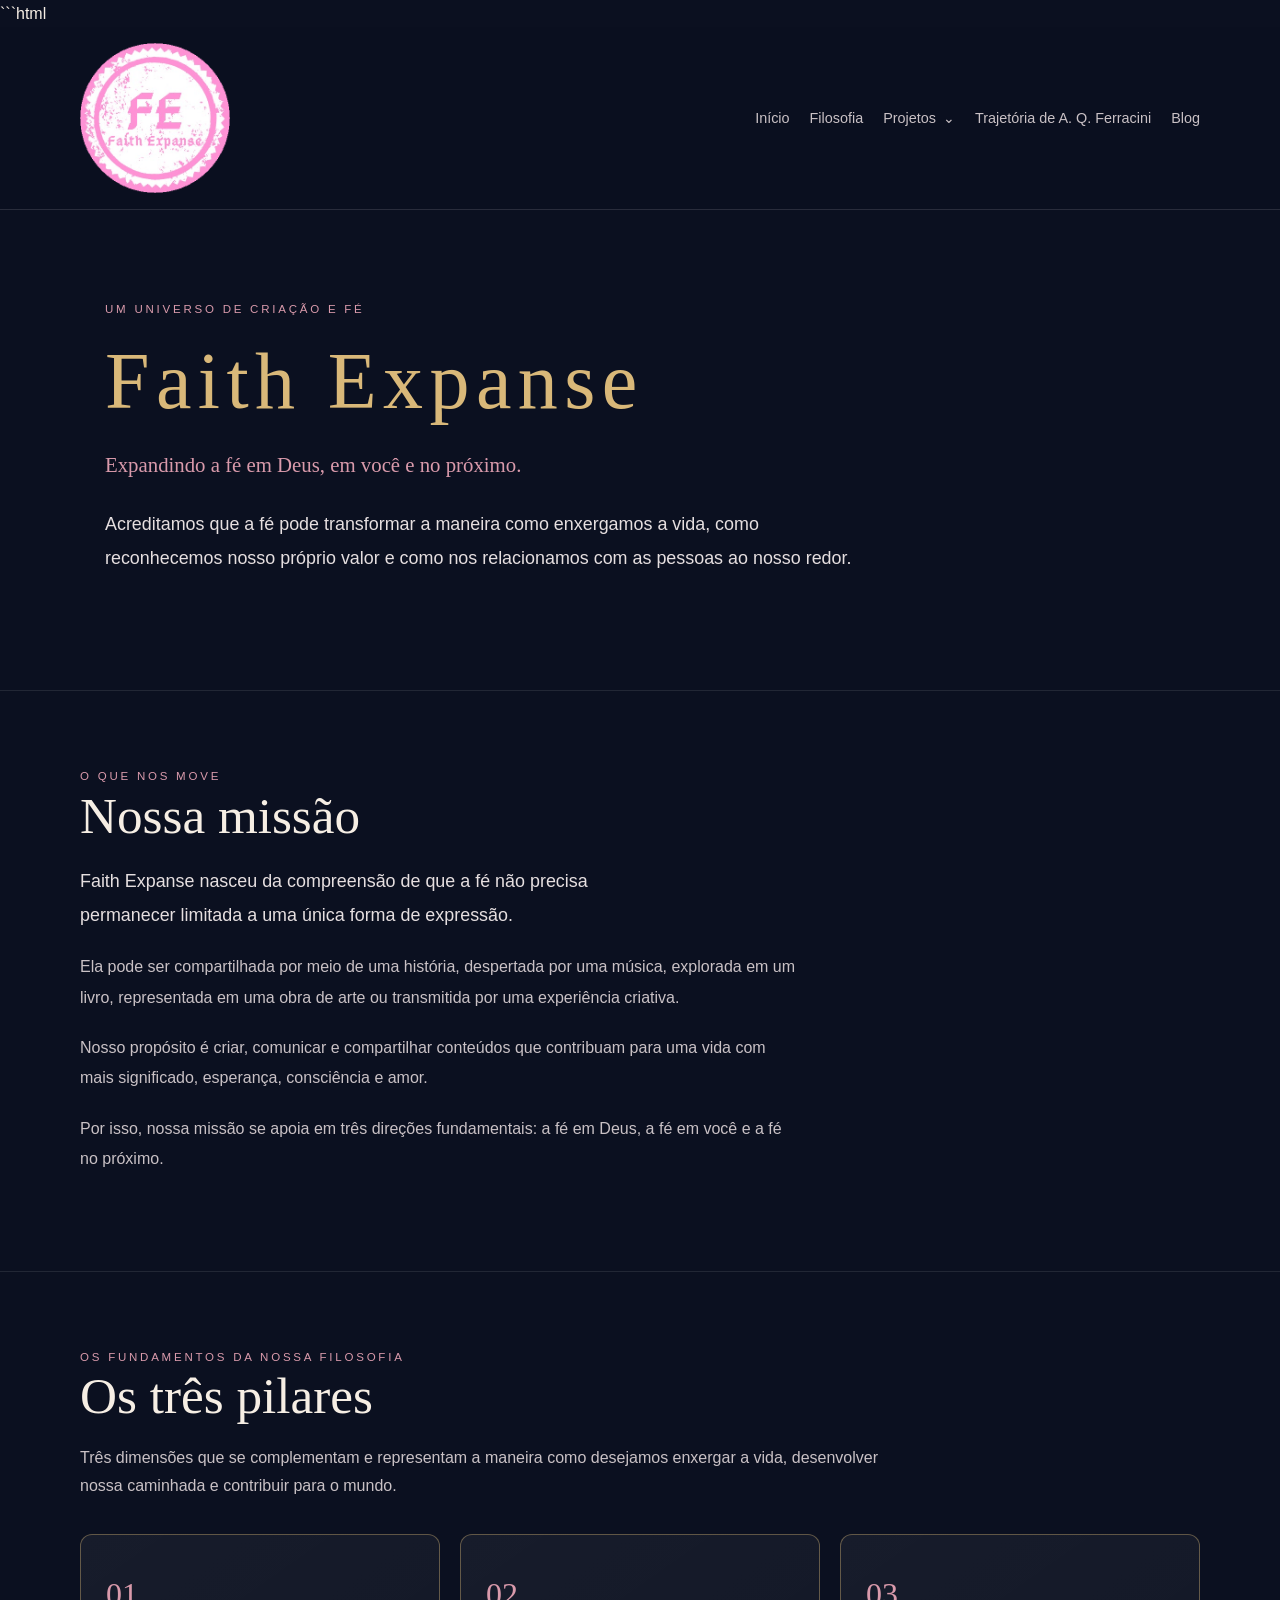
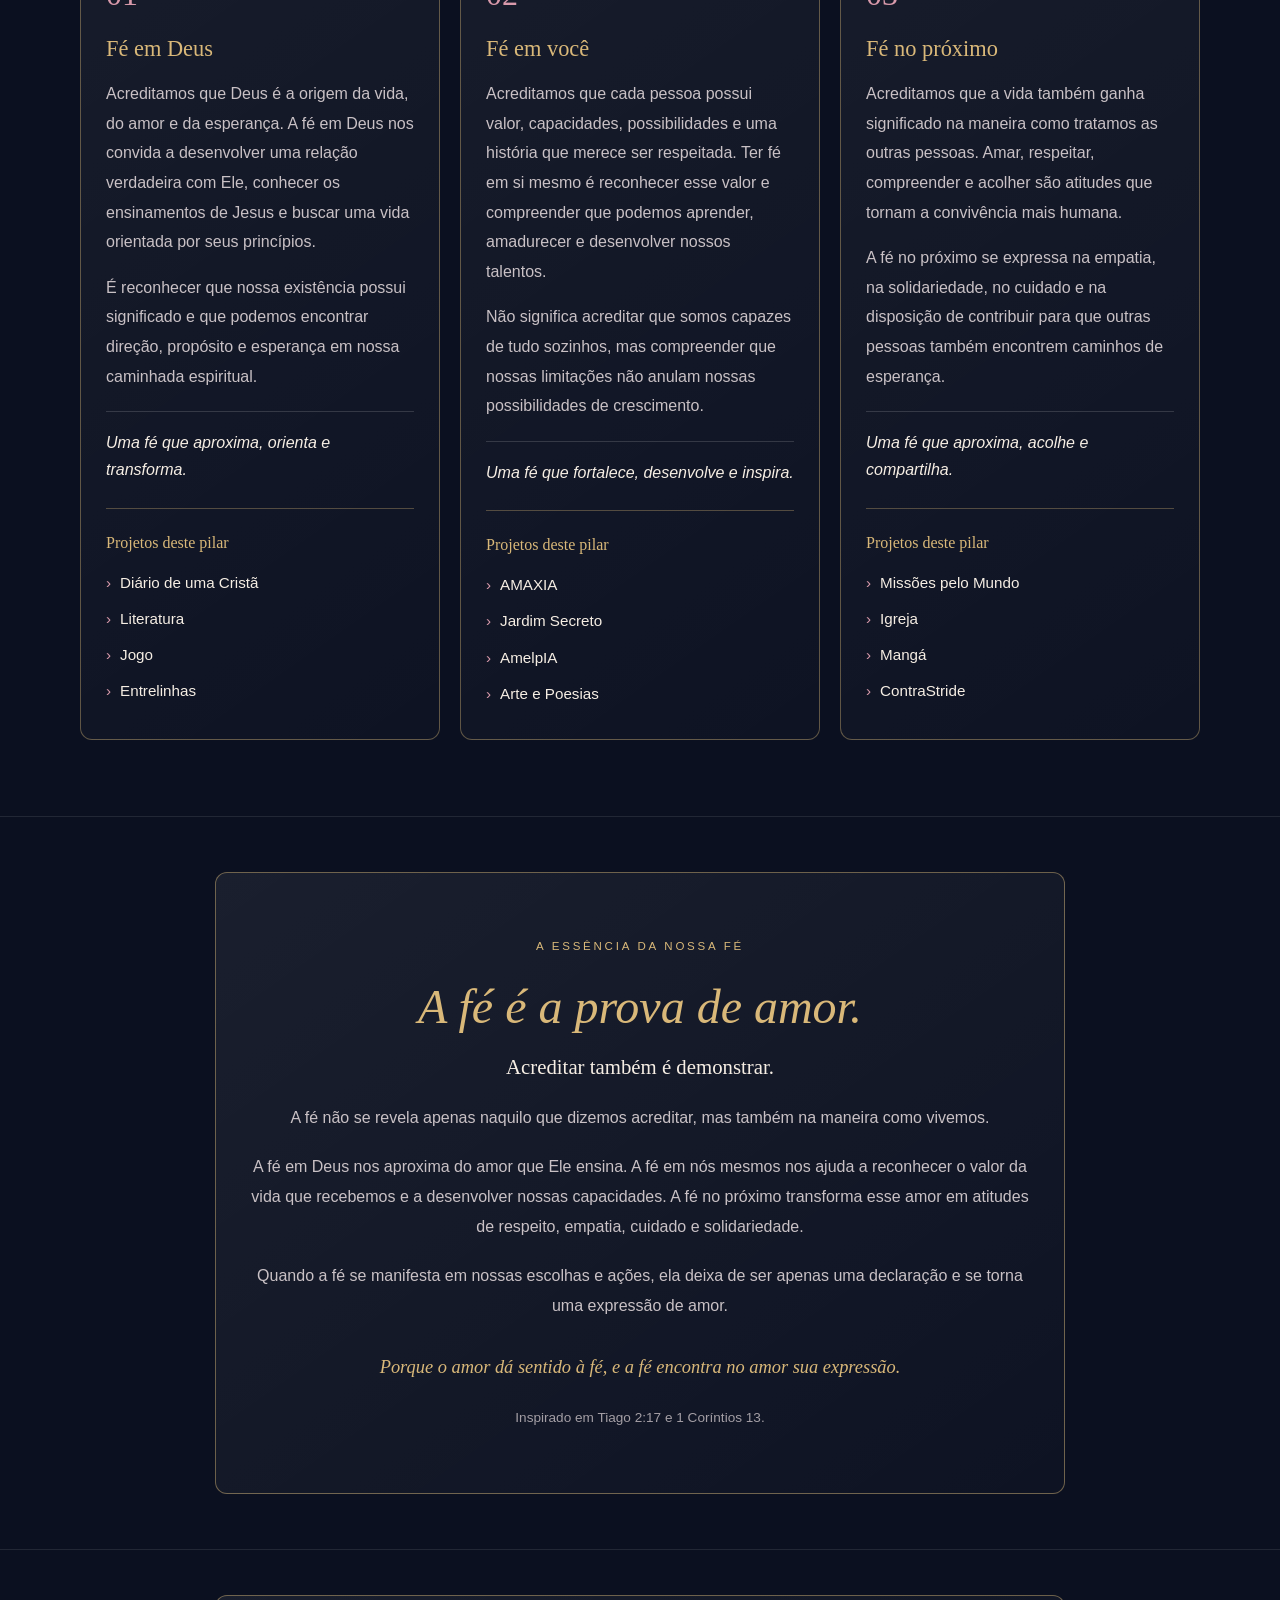
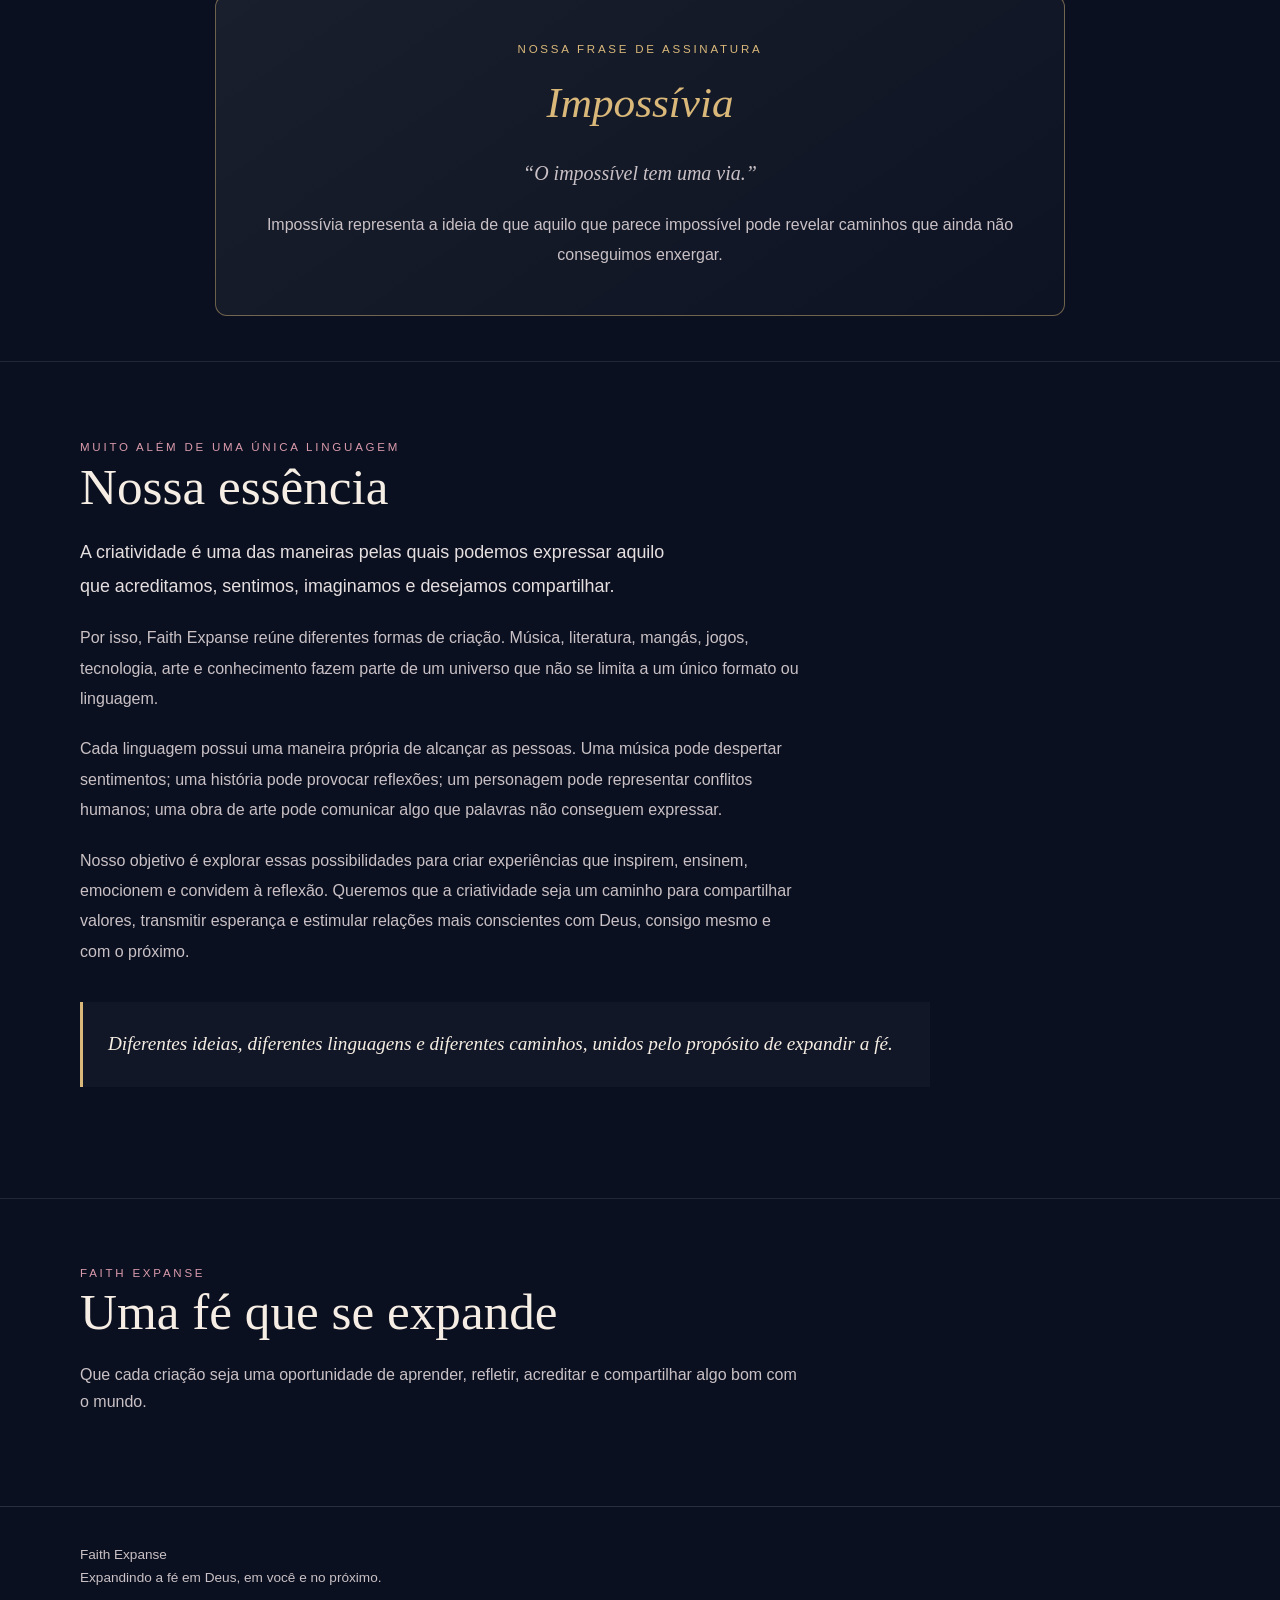
<file: index.html>
```html
<!doctype html>
<html lang="pt-BR">
<head>
<meta charset="utf-8">
<meta name="viewport" content="width=device-width, initial-scale=1">
<meta name="theme-color" content="#0b1020">
<meta name="description" content="Faith Expanse — Expandindo a fé em Deus, em você e no próximo. Impossívia, o impossível tem uma via.">
<title>Faith Expanse</title>
<link rel="stylesheet" href="css/style.css">

<style>

/* LOGO */

.site-logo {
  display:block;
  width:150px;
  max-width:38vw;
  height:auto;
  object-fit:contain;
}

/* MENU SUSPENSO DOS PROJETOS */

.project-dropdown {
  position:relative;
}

.project-dropdown summary {
  list-style:none;
  cursor:pointer;
}

.project-dropdown summary::-webkit-details-marker {
  display:none;
}

.project-dropdown summary::after {
  content:"⌄";
  display:inline-block;
  margin-left:7px;
  transition:transform .2s;
}

.project-dropdown[open] summary::after {
  transform:rotate(180deg);
}

.project-dropdown .dropdown-list {
  position:absolute;
  top:calc(100% + 12px);
  right:0;
  z-index:1000;
  min-width:230px;
  padding:10px;
  display:grid;
  gap:3px;
  background:#17213b;
  border:1px solid #d9b87988;
  border-radius:9px;
  box-shadow:0 12px 30px #0008;
}

.project-dropdown .dropdown-list a {
  display:block;
  padding:10px 12px;
  color:var(--cream);
  text-decoration:none;
  border-radius:5px;
}

.project-dropdown .dropdown-list a:hover {
  color:var(--gold);
  background:#ffffff10;
}

/* PADRÃO DE ALINHAMENTO */

main h1,
main h2,
main h3,
main .eyebrow,
main p {
  text-align:left;
}

/* APRESENTAÇÃO PRINCIPAL */

.home-hero {
  min-height:480px;
  display:flex;
  align-items:center;
  justify-content:flex-start;
  padding:75px 25px;
  border:0;
  grid-template-columns:1fr;
  text-align:left;
}

.home-hero-content {
  max-width:900px;
  width:100%;
  margin:0;
}

.home-hero h1 {
  font-size:clamp(2.8rem,7vw,5rem);
  margin:18px 0;
}

.home-hero .tagline {
  max-width:800px;
  margin:20px 0;
}

.home-hero .lead {
  max-width:760px;
  margin:25px 0;
  line-height:1.9;
}

/* INTRODUÇÃO E MISSÃO */

.intro-section {
  text-align:left;
}

.intro-content {
  max-width:850px;
  margin:0;
}

.intro-content p {
  text-align:left;
  line-height:1.9;
  margin-bottom:20px;
}

/* OS TRÊS PILARES */

.pillars-section {
  text-align:center;
}

.pillars-intro {
  max-width:800px;
  margin:0 0 35px;
  text-align:left;
}

.pillars-grid {
  display:grid;
  grid-template-columns:repeat(3,1fr);
  gap:20px;
  margin-top:35px;
}

.pillar-card {
  padding:32px 25px;
  border:1px solid #d9b87966;
  border-radius:12px;
  background:linear-gradient(145deg,#ffffff0d,#ffffff04);
  text-align:left;
  transition:transform .3s,border-color .3s;
}

.pillar-card:hover {
  transform:translateY(-4px);
  border-color:var(--gold);
}

.pillar-number {
  display:block;
  color:var(--rose);
  font-family:Georgia,serif;
  font-size:2rem;
  margin-bottom:15px;
}

.pillar-card h3 {
  color:var(--gold);
  font-family:Georgia,serif;
  font-size:1.4rem;
  margin-bottom:18px;
}

.pillar-card p {
  color:var(--muted);
  line-height:1.85;
  margin-bottom:14px;
  text-align:left;
}

.pillar-highlight {
  color:var(--cream);
  font-style:italic;
  border-top:1px solid #ffffff25;
  padding-top:17px;
  margin-top:20px;
}

/* PROJETOS DE CADA PILAR */

.pillar-projects {
  border-top:1px solid #d9b87955;
  margin-top:24px;
  padding-top:20px;
}

.pillar-projects h4 {
  color:var(--gold);
  font-family:Georgia,serif;
  font-size:1rem;
  font-weight:normal;
  margin:0 0 13px;
}

.pillar-projects ul {
  list-style:none;
  margin:0;
  padding:0;
  display:grid;
  gap:9px;
}

.pillar-projects li {
  margin:0;
  padding:0;
}

.pillar-projects a {
  color:var(--cream);
  text-decoration:none;
  font-size:.95rem;
  line-height:1.5;
  transition:color .2s;
}

.pillar-projects a::before {
  content:"›";
  color:var(--rose);
  margin-right:9px;
}

.pillar-projects a:hover {
  color:var(--gold);
  text-decoration:underline;
}

/* A FÉ É A PROVA DE AMOR */

.faith-love-section {
  padding:55px 25px;
  text-align:center;
}

.faith-love-content {
  max-width:850px;
  margin:0 auto;
  padding:45px 35px;
  border:1px solid #d9b87977;
  border-radius:12px;
  background:linear-gradient(145deg,#ffffff10,#ffffff04);
  box-sizing:border-box;
}

.faith-love-content .eyebrow {
  color:var(--gold);
  text-align:center;
  margin-bottom:15px;
}

.faith-love-content h2 {
  color:var(--gold);
  font-family:Georgia,serif;
  font-size:clamp(2rem,5vw,3rem);
  font-style:italic;
  line-height:1.4;
  text-align:center;
  margin:0 0 15px;
}

.faith-love-content h3 {
  color:var(--cream);
  font-family:Georgia,serif;
  font-size:1.3rem;
  font-weight:normal;
  text-align:center;
  margin:0 0 25px;
}

.faith-love-content p {
  color:var(--muted);
  line-height:1.9;
  margin:18px 0;
  text-align:center;
}

.faith-love-content .faith-love-highlight {
  color:var(--gold);
  font-family:Georgia,serif;
  font-size:1.15rem;
  font-style:italic;
  margin-top:28px;
}

.faith-love-content .faith-love-reference {
  font-size:.85rem;
  opacity:.8;
  margin-top:20px;
}

@media(max-width:600px) {
  .faith-love-section {
    padding:35px 15px;
  }

  .faith-love-content {
    padding:30px 22px;
  }
}

/* IMPOSSÍVIA */

.impossivia-section {
  text-align:center;
  padding:45px 0;
}

.impossivia-content {
  max-width:850px;
  margin:0 auto;
  padding:45px 35px;
  border:1px solid #d9b87977;
  border-radius:12px;
  background:linear-gradient(145deg,#ffffff10,#ffffff04);
  box-sizing:border-box;
  text-align:center;
}

.impossivia-content .eyebrow {
  color:var(--gold);
  margin:0 0 12px;
  text-align:center;
  line-height:1.5;
}

.impossivia-content h2,
.impossivia-title {
  color:var(--gold);
  font-family:Georgia,serif;
  font-size:clamp(1.8rem,4vw,2.7rem);
  font-style:italic;
  line-height:1.5;
  margin:0 0 18px;
  text-align:center;
}

.impossivia-quote {
  color:var(--gold);
  font-family:Georgia,serif;
  font-size:1.25rem;
  font-style:italic;
  line-height:1.6;
  margin:0 0 28px;
  text-align:center;
}

.impossivia-content p {
  color:var(--muted);
  line-height:1.9;
  margin:18px 0;
  text-align:center;
}

.impossivia-content p:last-child {
  margin-bottom:0;
}

@media (max-width:600px) {
  .impossivia-section {
    padding:30px 0;
  }

  .impossivia-content {
    padding:30px 22px;
  }
}

/* NOSSA ESSÊNCIA */

.essence-content {
  max-width:850px;
  margin:0;
}

.essence-content p {
  line-height:1.9;
  margin-bottom:20px;
  text-align:left;
}

.essence-quote {
  margin:35px 0;
  padding:25px;
  border-left:3px solid var(--gold);
  background:#ffffff08;
  color:var(--cream);
  font-family:Georgia,serif;
  font-size:1.2rem;
  font-style:italic;
  line-height:1.8;
  text-align:left;
}

/* ENCERRAMENTO */

.closing-section {
  text-align:left;
  padding-top:65px;
  padding-bottom:75px;
}

.closing-content {
  max-width:800px;
  margin:0;
}

.closing-content h2,
.closing-content p {
  text-align:left;
}

.closing-signature {
  color:var(--gold);
  font-family:Georgia,serif;
  font-size:clamp(1.3rem,3vw,2rem);
  font-style:italic;
  line-height:1.6;
  margin:25px 0;
  text-align:left;
}

/* RESPONSIVIDADE */

@media(max-width:760px) {
  .pillars-grid {
    grid-template-columns:1fr;
  }

  .pillar-card {
    padding:27px 22px;
  }

  .home-hero {
    min-height:400px;
    padding:60px 20px;
  }

  .impossivia-content {
    padding:32px 22px;
  }
}

@media(max-width:520px) {
  .project-dropdown .dropdown-list {
    right:-55px;
    min-width:210px;
  }
}

</style>
</head>

<body>

<div class="petals" aria-hidden="true"></div>

<header>
  <div class="wrap">
    <nav>
      <a class="brand" href="index.html#inicio" aria-label="Faith Expanse - Início">
        <img class="site-logo" src="logo%20(Faith%20Expanse).png" alt="Faith Expanse">
      </a>

      <div class="links">
        <a href="#inicio">Início</a>
        <a href="filosofia.html">Filosofia</a>

        <details class="project-dropdown">
          <summary>Projetos</summary>
          <div class="dropdown-list">
            <a href="manga.html">Mangá</a>
            <a href="amaxia.html">AMAXIA</a>
            <a href="literatura.html">Literatura</a>
            <a href="contrastride.html">ContraStride</a>
            <a href="entrelinhas.html">Entrelinhas</a>
            <a href="diario.html">Diário de uma Cristã</a>
            <a href="igreja.html">Igreja</a>
            <a href="jogo.html">Jogo</a>
            <a href="arte.html">Arte e Poesias</a>
            <a href="missoes.html">Missões pelo Mundo</a>
            <a href="historia.html">Jardim Secreto</a>
            <a href="amelpia.html">AmelpIA</a>
          </div>
        </details>

        <a href="trajetoria.html">Trajetória de A. Q. Ferracini</a>
        <a href="blog.html">Blog</a>
      </div>
    </nav>
  </div>
</header>

<main>

  <!-- APRESENTAÇÃO DO FAITH EXPANSE -->

  <section class="wrap hero home-hero" id="inicio">
    <div class="home-hero-content">

      <div class="eyebrow">Um universo de criação e fé</div>

      <h1>Faith Expanse</h1>

      <p class="tagline">
        Expandindo a fé em Deus, em você e no próximo.
      </p>

      <p class="lead">
        Acreditamos que a fé pode transformar a maneira como enxergamos
        a vida, como reconhecemos nosso próprio valor e como nos relacionamos
        com as pessoas ao nosso redor.
      </p>

    </div>
  </section>

  <!-- NOSSA MISSÃO -->

  <section id="missao" class="intro-section">
    <div class="wrap">

      <div class="eyebrow">O que nos move</div>

      <h2>Nossa missão</h2>

      <div class="intro-content">

        <p class="lead">
          Faith Expanse nasceu da compreensão de que a fé não precisa
          permanecer limitada a uma única forma de expressão.
        </p>

        <p class="section-intro">
          Ela pode ser compartilhada por meio de uma história, despertada
          por uma música, explorada em um livro, representada em uma obra
          de arte ou transmitida por uma experiência criativa.
        </p>

        <p class="section-intro">
          Nosso propósito é criar, comunicar e compartilhar conteúdos que
          contribuam para uma vida com mais significado, esperança,
          consciência e amor.
        </p>

        <p class="section-intro">
          Por isso, nossa missão se apoia em três direções fundamentais:
          a fé em Deus, a fé em você e a fé no próximo.
        </p>

      </div>
    </div>
  </section>

  <!-- OS TRÊS PILARES -->

  <section id="pilares" class="pillars-section">
    <div class="wrap">

      <div class="eyebrow">Os fundamentos da nossa filosofia</div>

      <h2>Os três pilares</h2>

      <p class="section-intro pillars-intro">
        Três dimensões que se complementam e representam a maneira como
        desejamos enxergar a vida, desenvolver nossa caminhada e contribuir
        para o mundo.
      </p>

      <div class="pillars-grid">

        <!-- PILAR 1 -->

        <article class="pillar-card">
          <span class="pillar-number">01</span>

          <h3>Fé em Deus</h3>

          <p>
            Acreditamos que Deus é a origem da vida, do amor e da esperança.
            A fé em Deus nos convida a desenvolver uma relação verdadeira
            com Ele, conhecer os ensinamentos de Jesus e buscar uma vida
            orientada por seus princípios.
          </p>

          <p>
            É reconhecer que nossa existência possui significado e que
            podemos encontrar direção, propósito e esperança em nossa
            caminhada espiritual.
          </p>

          <div class="pillar-highlight">
            Uma fé que aproxima, orienta e transforma.
          </div>

          <div class="pillar-projects">
            <h4>Projetos deste pilar</h4>
            <ul>
              <li><a href="diario.html">Diário de uma Cristã</a></li>
              <li><a href="literatura.html">Literatura</a></li>
              <li><a href="jogo.html">Jogo</a></li>
              <li><a href="entrelinhas.html">Entrelinhas</a></li>
            </ul>
          </div>
        </article>

        <!-- PILAR 2 -->

        <article class="pillar-card">
          <span class="pillar-number">02</span>

          <h3>Fé em você</h3>

          <p>
            Acreditamos que cada pessoa possui valor, capacidades,
            possibilidades e uma história que merece ser respeitada.
            Ter fé em si mesmo é reconhecer esse valor e compreender
            que podemos aprender, amadurecer e desenvolver nossos talentos.
          </p>

          <p>
            Não significa acreditar que somos capazes de tudo sozinhos,
            mas compreender que nossas limitações não anulam nossas
            possibilidades de crescimento.
          </p>

          <div class="pillar-highlight">
            Uma fé que fortalece, desenvolve e inspira.
          </div>

          <div class="pillar-projects">
            <h4>Projetos deste pilar</h4>
            <ul>
              <li><a href="amaxia.html">AMAXIA</a></li>
              <li><a href="historia.html">Jardim Secreto</a></li>
              <li><a href="amelpia.html">AmelpIA</a></li>
              <li><a href="arte.html">Arte e Poesias</a></li>
            </ul>
          </div>
        </article>

        <!-- PILAR 3 -->

        <article class="pillar-card">
          <span class="pillar-number">03</span>

          <h3>Fé no próximo</h3>

          <p>
            Acreditamos que a vida também ganha significado na maneira
            como tratamos as outras pessoas. Amar, respeitar, compreender
            e acolher são atitudes que tornam a convivência mais humana.
          </p>

          <p>
            A fé no próximo se expressa na empatia, na solidariedade,
            no cuidado e na disposição de contribuir para que outras
            pessoas também encontrem caminhos de esperança.
          </p>

          <div class="pillar-highlight">
            Uma fé que aproxima, acolhe e compartilha.
          </div>

          <div class="pillar-projects">
            <h4>Projetos deste pilar</h4>
            <ul>
              <li><a href="missoes.html">Missões pelo Mundo</a></li>
              <li><a href="igreja.html">Igreja</a></li>
              <li><a href="manga.html">Mangá</a></li>
              <li><a href="contrastride.html">ContraStride</a></li>
            </ul>
          </div>
        </article>

      </div>
    </div>
  </section>

  <!-- A FÉ É A PROVA DE AMOR -->

  <section class="faith-love-section">
    <div class="faith-love-content">

      <p class="eyebrow">A essência da nossa fé</p>

      <h2>A fé é a prova de amor.</h2>

      <h3>Acreditar também é demonstrar.</h3>

      <p>
        A fé não se revela apenas naquilo que dizemos acreditar,
        mas também na maneira como vivemos.
      </p>

      <p>
        A fé em Deus nos aproxima do amor que Ele ensina.
        A fé em nós mesmos nos ajuda a reconhecer o valor da vida
        que recebemos e a desenvolver nossas capacidades.
        A fé no próximo transforma esse amor em atitudes de respeito,
        empatia, cuidado e solidariedade.
      </p>

      <p>
        Quando a fé se manifesta em nossas escolhas e ações,
        ela deixa de ser apenas uma declaração e se torna
        uma expressão de amor.
      </p>

      <p class="faith-love-highlight">
        Porque o amor dá sentido à fé, e a fé encontra no amor
        sua expressão.
      </p>

      <p class="faith-love-reference">
        Inspirado em Tiago 2:17 e 1 Coríntios 13.
      </p>

    </div>
  </section>

  <!-- IMPOSSÍVIA -->

  <section class="impossivia-section">
    <div class="impossivia-content">

      <p class="eyebrow">Nossa frase de assinatura</p>

      <h2>Impossívia</h2>

      <p class="impossivia-quote">
        “O impossível tem uma via.”
      </p>

      <p>
        Impossívia representa a ideia de que aquilo que parece impossível
        pode revelar caminhos que ainda não conseguimos enxergar.
      </p>

    </div>
  </section>

  <!-- NOSSA ESSÊNCIA -->

  <section id="essencia">
    <div class="wrap">

      <div class="eyebrow">Muito além de uma única linguagem</div>

      <h2>Nossa essência</h2>

      <div class="essence-content">

        <p class="lead">
          A criatividade é uma das maneiras pelas quais podemos expressar
          aquilo que acreditamos, sentimos, imaginamos e desejamos compartilhar.
        </p>

        <p class="section-intro">
          Por isso, Faith Expanse reúne diferentes formas de criação.
          Música, literatura, mangás, jogos, tecnologia, arte e conhecimento
          fazem parte de um universo que não se limita a um único formato
          ou linguagem.
        </p>

        <p class="section-intro">
          Cada linguagem possui uma maneira própria de alcançar as pessoas.
          Uma música pode despertar sentimentos; uma história pode provocar
          reflexões; um personagem pode representar conflitos humanos;
          uma obra de arte pode comunicar algo que palavras não conseguem
          expressar.
        </p>

        <p class="section-intro">
          Nosso objetivo é explorar essas possibilidades para criar
          experiências que inspirem, ensinem, emocionem e convidem à reflexão.
          Queremos que a criatividade seja um caminho para compartilhar
          valores, transmitir esperança e estimular relações mais conscientes
          com Deus, consigo mesmo e com o próximo.
        </p>

        <blockquote class="essence-quote">
          Diferentes ideias, diferentes linguagens e diferentes caminhos,
          unidos pelo propósito de expandir a fé.
        </blockquote>

      </div>
    </div>
  </section>

  <!-- ENCERRAMENTO -->

  <section class="closing-section">
    <div class="wrap">
      <div class="closing-content">

        <div class="eyebrow">Faith Expanse</div>

        <h2>Uma fé que se expande</h2>

        <p class="section-intro">
          Que cada criação seja uma oportunidade de aprender, refletir,
          acreditar e compartilhar algo bom com o mundo.
        </p>

      </div>
    </div>
  </section>

</main>

<footer>
  <div class="wrap">
    Faith Expanse
    <br>
    Expandindo a fé em Deus, em você e no próximo.
  </div>
</footer>

<script>
(function(){
  if (window.matchMedia('(prefers-reduced-motion: reduce)').matches) return;

  var box = document.querySelector('.petals');
  var count = window.innerWidth < 700 ? 14 : 26;

  for (var i = 0; i < count; i++) {
    var p = document.createElement('span');
    p.className = 'petal';

    var size = 8 + Math.random() * 10;

    p.style.left = (Math.random() * 100) + 'vw';
    p.style.width = size + 'px';
    p.style.height = (size * 0.8) + 'px';

    p.style.animationDuration =
      (12 + Math.random() * 14) + 's, ' +
      (3 + Math.random() * 4) + 's';

    p.style.animationDelay =
      (-Math.random() * 26) + 's, ' +
      (-Math.random() * 4) + 's';

    p.style.opacity = (0.35 + Math.random() * 0.5).toFixed(2);

    box.appendChild(p);
  }
})();
</script>

</body>
</html>
</file>
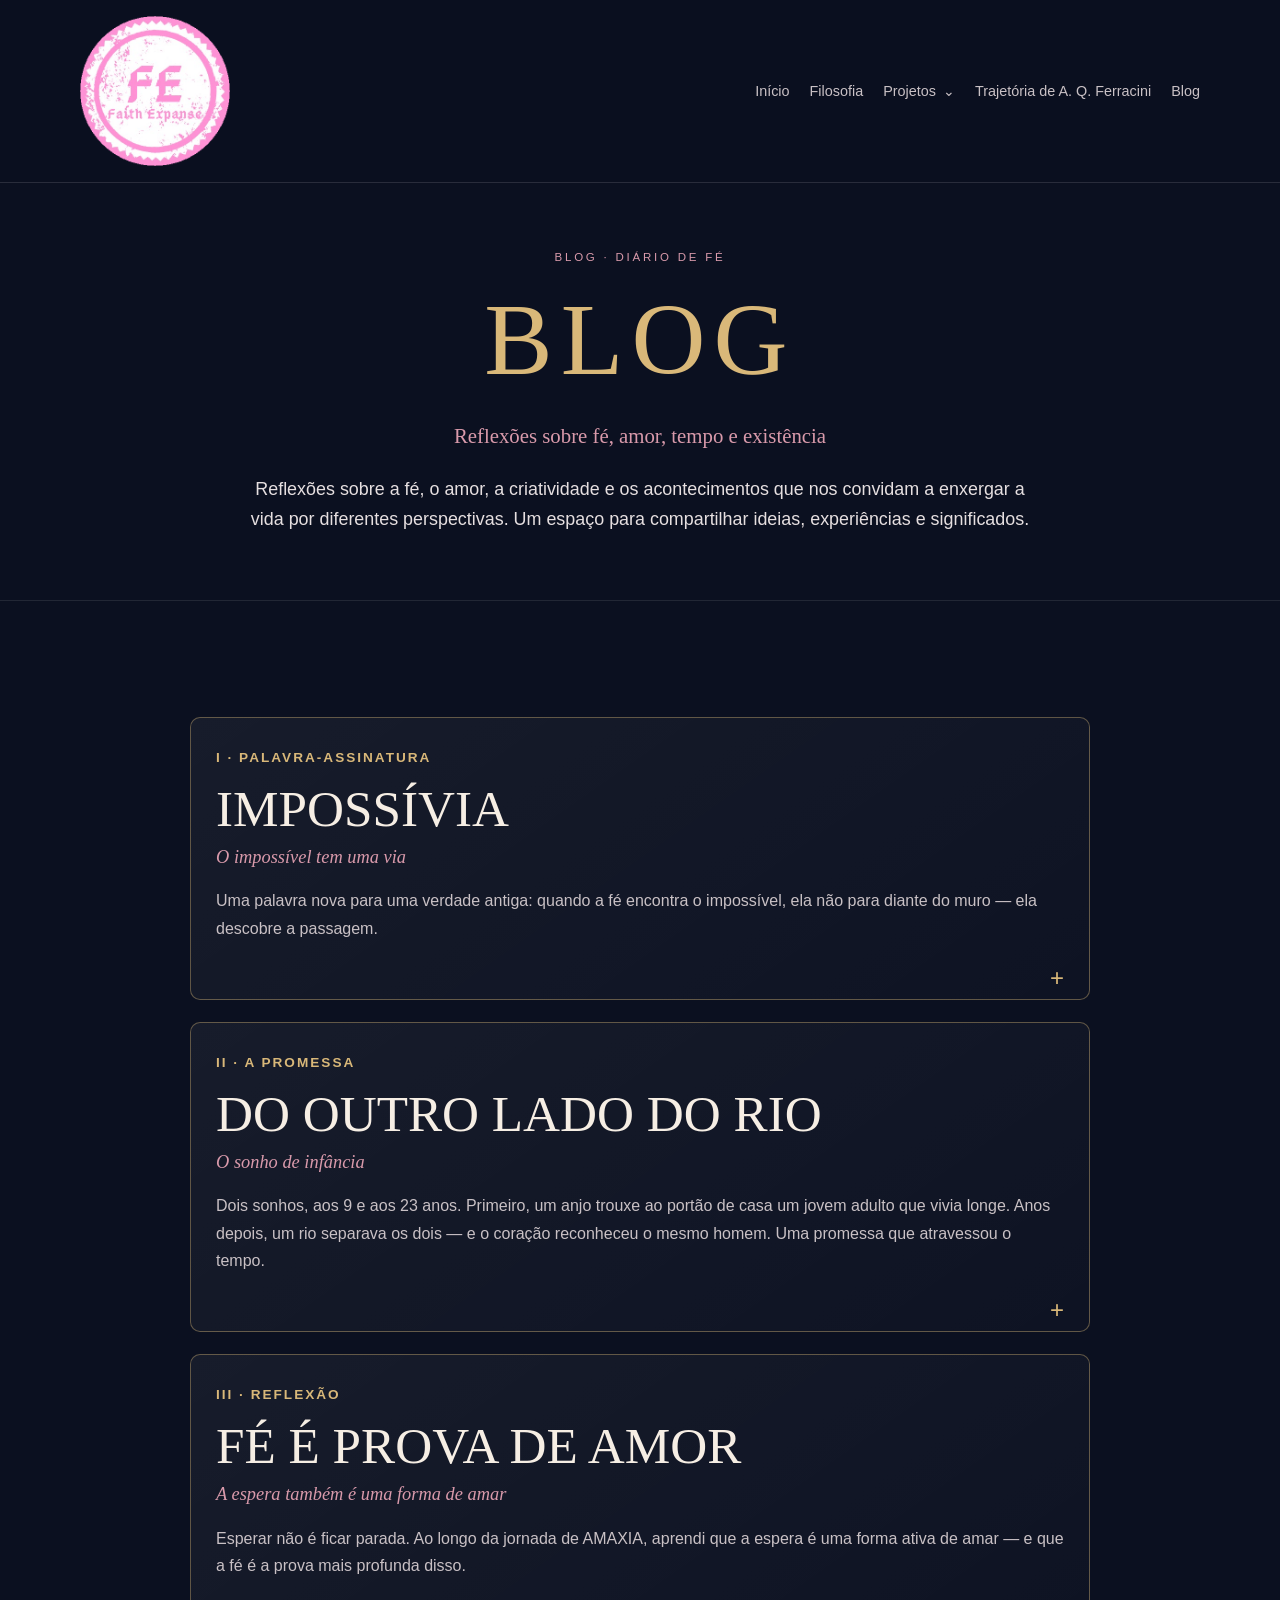
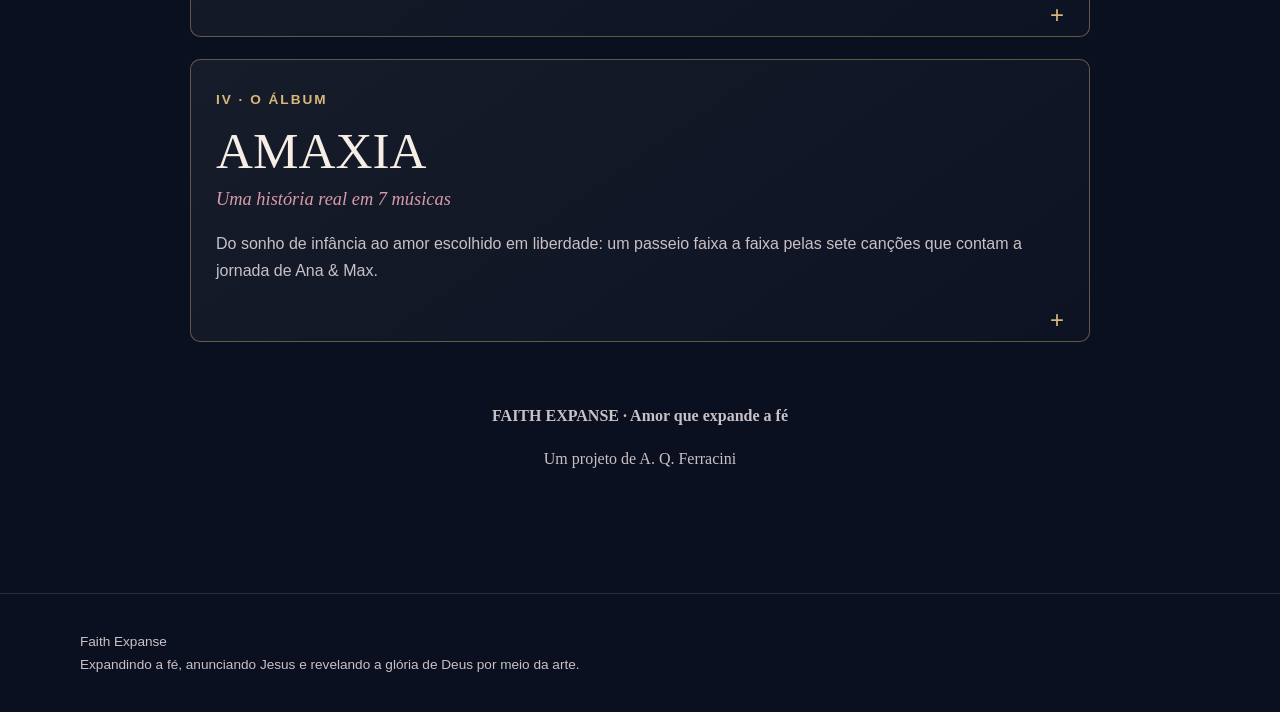
<file: blog.html>
<!doctype html>
<html lang="pt-BR">
<head>
<meta charset="utf-8">
<meta name="viewport" content="width=device-width, initial-scale=1">
<meta name="theme-color" content="#0b1020">
<meta name="description" content="Blog Faith Expanse — Reflexões sobre fé, amor, criatividade e existência.">
<title>BLOG | Faith Expanse</title>
<link rel="stylesheet" href="css/style.css">

<style>
.site-logo {
  display: block;
  width: 150px;
  max-width: 38vw;
  height: auto;
  object-fit: contain;
}

/* Menu suspenso dos projetos */
.project-dropdown {
  position: relative;
}
.project-dropdown summary {
  list-style: none;
  cursor: pointer;
}
.project-dropdown summary::-webkit-details-marker {
  display: none;
}
.project-dropdown summary::after {
  content: "⌄";
  display: inline-block;
  margin-left: 7px;
  transition: transform .2s;
}
.project-dropdown[open] summary::after {
  transform: rotate(180deg);
}
.project-dropdown .dropdown-list {
  position: absolute;
  top: calc(100% + 12px);
  right: 0;
  z-index: 1000;
  min-width: 230px;
  padding: 10px;
  display: grid;
  gap: 3px;
  background: #17213b;
  border: 1px solid #d9b87988;
  border-radius: 9px;
  box-shadow: 0 12px 30px #0008;
}
.project-dropdown .dropdown-list a {
  display: block;
  padding: 10px 12px;
  color: var(--cream);
  text-decoration: none;
  border-radius: 5px;
}
.project-dropdown .dropdown-list a:hover {
  color: var(--gold);
  background: #ffffff10;
}

/* Apresentação do Blog */
.blog-intro {
  max-width: 850px;
  margin: auto;
  text-align: center;
}
.blog-intro h1 {
  margin-bottom: 15px;
}
.blog-intro .tagline {
  margin-bottom: 20px;
}
.blog-description {
  max-width: 780px;
  margin: 20px auto 0;
}

/* Publicações */
.posts {
  max-width: 900px;
  margin: 40px auto 60px;
  display: grid;
  gap: 22px;
}
.post-card {
  border: 1px solid #d9b87966;
  background: linear-gradient(145deg, #ffffff0d, #ffffff04);
  border-radius: 10px;
  overflow: hidden;
}
.post-card > summary {
  list-style: none;
  cursor: pointer;
  padding: 25px;
}
.post-card > summary::-webkit-details-marker {
  display: none;
}
.post-card > summary::after {
  content: "+";
  float: right;
  color: var(--gold);
  font-size: 1.5rem;
  margin-left: 12px;
}
.post-card[open] > summary::after {
  content: "−";
}
.post-number {
  color: var(--gold);
  font-size: .85rem;
  letter-spacing: 2px;
  font-weight: bold;
}
.post-card h2 {
  margin: 10px 0 5px;
}
.post-subtitle {
  color: var(--rose);
  font-family: Georgia, 'Times New Roman', serif;
  font-style: italic;
  font-size: 1.15rem;
}
.post-excerpt {
  color: var(--muted);
  margin-top: 14px;
  line-height: 1.7;
}
.post-content {
  padding: 5px 25px 30px;
  border-top: 1px solid #d9b87944;
  line-height: 1.8;
}
.post-content h3 {
  margin-top: 28px;
  color: var(--gold);
}
.post-content p {
  margin: 15px 0;
}
.post-content blockquote {
  margin: 22px 0;
  padding: 15px 20px;
  border-left: 3px solid var(--rose);
  color: var(--cream);
  font-family: Georgia, 'Times New Roman', serif;
  font-style: italic;
  background: #ffffff08;
}
.post-content ol {
  padding-left: 24px;
}
.post-content li {
  margin: 18px 0;
}
.post-signature {
  margin-top: 30px;
  color: var(--gold);
}
.close-post {
  display: inline-block;
  margin-top: 25px;
  padding: 9px 20px;
  color: var(--cream);
  background: transparent;
  border: 1px solid var(--gold);
  border-radius: 6px;
  cursor: pointer;
  font: inherit;
}
.close-post:hover {
  color: var(--gold);
  background: #ffffff10;
}
.blog-footer-note {
  text-align: center;
  color: var(--muted);
  margin: 45px auto;
  font-family: Georgia, 'Times New Roman', serif;
}

@media(max-width:520px) {
  .project-dropdown .dropdown-list {
    right: -55px;
    min-width: 210px;
  }
  .post-card > summary {
    padding: 20px;
  }
  .post-content {
    padding: 5px 20px 25px;
  }
}
</style>
</head>

<body>

<div class="petals" aria-hidden="true"></div>

<header>
  <div class="wrap">
    <nav>
      <a class="brand" href="index.html#inicio" aria-label="Faith Expanse - Início">
        <img class="site-logo" src="logo%20(Faith%20Expanse).png" alt="Faith Expanse">
      </a>

      <div class="links">
        <a href="index.html#inicio">Início</a>
        <a href="filosofia.html">Filosofia</a>

        <details class="project-dropdown">
          <summary>Projetos</summary>
          <div class="dropdown-list">
            <a href="manga.html">Mangá</a>
            <a href="amaxia.html">AMAXIA</a>
            <a href="literatura.html">Literatura</a>
            <a href="contrastride.html">ContraStride</a>
            <a href="entrelinhas.html">Entrelinhas</a>
            <a href="diario.html">Diário de uma Cristã</a>
            <a href="igreja.html">Igreja</a>
            <a href="jogo.html">Jogo</a>
            <a href="arte.html">Arte e Poesias</a>
            <a href="missoes.html">Missões pelo Mundo</a>
            <a href="historia.html">Jardim Secreto</a>
            <a href="amelpia.html">AmelpIA</a>
          </div>
        </details>

        <a href="trajetoria.html">Trajetória de A. Q. Ferracini</a>
        <a href="blog.html#inicio">Blog</a>
      </div>
    </nav>
  </div>
</header>

<main>

  <section class="wrap hero" id="inicio" style="border:0; grid-template-columns:1fr; min-height:350px; text-align:center;">
    <div class="hero-copy blog-intro">
      <div class="eyebrow">Blog · Diário de fé</div>
      <h1>BLOG</h1>
      <p class="tagline">Reflexões sobre fé, amor, tempo e existência</p>
      <p class="lead blog-description">
        Reflexões sobre a fé, o amor, a criatividade e os acontecimentos
        que nos convidam a enxergar a vida por diferentes perspectivas.
        Um espaço para compartilhar ideias, experiências e significados.
      </p>
    </div>
  </section>

  <section>
    <div class="wrap">

      <div class="posts">

        <!-- PUBLICAÇÃO I -->
        <details class="post-card">
          <summary>
            <span class="post-number">I · PALAVRA-ASSINATURA</span>
            <h2>IMPOSSÍVIA</h2>
            <div class="post-subtitle">O impossível tem uma via</div>
            <p class="post-excerpt">
              Uma palavra nova para uma verdade antiga: quando a fé encontra o impossível, ela não para diante do muro — ela descobre a passagem.
            </p>
          </summary>

          <article class="post-content">
            <p>
              Algumas palavras não existem no dicionário porque ainda não tinham sido necessárias. <em>Impossívia</em> nasceu assim: da necessidade de dar nome a algo que eu vivi e que nenhuma palavra comum conseguia explicar.
            </p>

            <p><strong>Impossível + Via = Impossívia</strong></p>

            <p>
              <strong>Impossível</strong> é aquilo que, aos nossos olhos, não tem como acontecer. <strong>Via</strong> é caminho, estrada, passagem. Juntas, as duas palavras formam uma só: o impossível que tem uma via. Não é negar que o muro existe — é descobrir que, do outro lado dele, há uma estrada que a gente ainda não conseguia ver.
            </p>

            <h3>A fé cria caminho onde não havia</h3>

            <p>
              Durante muito tempo, eu olhava para a minha própria vida e só enxergava limites. Via o medo, via o “não”, via a queda. E então alguém olhou para mim e viu o que eu não sabia enxergar: o ar acima do muro, o chão depois do salto, o “sim” escondido no meio do “não”.
            </p>

            <blockquote>
              Eu via o impossível. Você via uma via.<br>
              Eu não sabia ir. Você dizia: “Vai.”
            </blockquote>

            <p>
              É isso que a fé faz. Ela não espera o caminho aparecer pronto para então acreditar. Ela acredita primeiro — e é justamente essa confiança que faz a estrada surgir debaixo dos pés. Deus não nos promete um mapa completo; Ele nos promete que, a cada passo dado em confiança, o próximo passo vai existir.
            </p>

            <h3>Por que esta é a minha frase</h3>

            <p>
              “Impossívia, o impossível tem uma via” se tornou a assinatura de Faith Expanse porque resume tudo o que esta história me ensinou. Uma promessa recebida na infância parecia impossível. Os anos pareciam dizer que ela não se cumpriria. E, ainda assim, havia uma via — escondida, silenciosa, guardada por Deus até o tempo certo.
            </p>

            <p>
              Talvez você também esteja diante de algo que parece não ter saída. Não tenho a resposta para a sua história, mas sei o que aprendi com a minha: onde você jura que não há estrada, pode haver uma esperando para ser vista e vivida. <em>Lo imposible también tiene un camino.</em>
            </p>

            <p class="post-signature">— <strong>A. Q. Ferracini</strong></p>
            <button class="close-post" type="button" onclick="this.closest('details').open = false">Fechar</button>
          </article>
        </details>

        <!-- PUBLICAÇÃO II -->
        <details class="post-card">
          <summary>
            <span class="post-number">II · A PROMESSA</span>
            <h2>DO OUTRO LADO DO RIO</h2>
            <div class="post-subtitle">O sonho de infância</div>
            <p class="post-excerpt">
              Dois sonhos, aos 9 e aos 23 anos. Primeiro, um anjo trouxe ao portão de casa um jovem adulto que vivia longe. Anos depois, um rio separava os dois — e o coração reconheceu o mesmo homem. Uma promessa que atravessou o tempo.
            </p>
          </summary>

          <article class="post-content">
            <h3>O primeiro sonho — aos 9 anos</h3>

            <p>
              Eu tinha 9 anos quando sonhei com um anjo que vinha de muito longe até o portão da minha casa. Ele não chegou sozinho: trouxe consigo um homem jovem, já adulto. Não era uma criança. Era alguém que, naquele sonho, já tinha a aparência de um jovem adulto.
            </p>

            <blockquote>
              “Espere, ele vai te achar. Ele vive longe, mas vai chegar.”
            </blockquote>

            <p>
              Foi a primeira promessa. O anjo não me deu um nome, uma data ou um caminho para encontrar aquele homem. Disse apenas que ele vivia longe, que chegaria e que eu deveria esperar.
            </p>

            <h3>O segundo sonho — aos 23 anos</h3>

            <p>
              Aos 23 anos, tive outro sonho. Dessa vez, havia um rio entre nós. Do outro lado estava um homem em silêncio, distante, mas perfeitamente visível para mim. Quando olhei para ele, meu coração reconheceu antes que eu pudesse explicar: <em>é você</em>.
            </p>

            <p>
              Eu sabia, dentro do sonho, que era o mesmo homem que o anjo havia trazido ao portão da minha casa quando eu tinha 9 anos. O primeiro sonho havia anunciado que ele chegaria; o segundo trouxe novamente sua imagem, agora do outro lado do rio. Eram dois sonhos diferentes, separados por anos, mas ligados pela mesma pessoa.
            </p>

            <h3>Quando o sonho se tornou encontro</h3>

            <p>
              Os anos passaram. Muito tempo depois, na vida real, encontrei aquele homem. Quando estive diante dele, meu coração o reconheceu. Não era apenas alguém que eu estava conhecendo naquele momento: era o homem que eu havia visto no sonho aos 9 anos e reconhecido novamente no sonho aos 23.
            </p>

            <p>
              Naquele instante, a lembrança dos dois sonhos se encontrou com a realidade. A promessa da infância voltou à minha memória, e compreendi por que aquela imagem havia permanecido comigo por tantos anos.
            </p>

            <h3>Uma promessa que atravessou a espera</h3>

            <p>
              Hoje, quando conto essa história, faço questão de lembrar que foram dois sonhos: o primeiro, aos 9 anos, com o anjo no portão de casa e o jovem adulto que vivia longe; o segundo, aos 23, com o rio e o mesmo homem do outro lado. E, anos depois, veio o encontro real.
            </p>

            <p>
              Para mim, essa história é um testemunho de fé, espera e reconhecimento. Nem sempre compreendemos uma promessa quando ela é anunciada. Às vezes, só conseguimos enxergar a ligação entre os acontecimentos quando o tempo passa e a vida nos permite olhar para trás.
            </p>

            <p class="post-signature">— <strong>A. Q. Ferracini</strong></p>
            <button class="close-post" type="button" onclick="this.closest('details').open = false">Fechar</button>
          </article>
        </details>

        <!-- PUBLICAÇÃO III -->
        <details class="post-card">
          <summary>
            <span class="post-number">III · REFLEXÃO</span>
            <h2>FÉ É PROVA DE AMOR</h2>
            <div class="post-subtitle">A espera também é uma forma de amar</div>
            <p class="post-excerpt">
              Esperar não é ficar parada. Ao longo da jornada de AMAXIA, aprendi que a espera é uma forma ativa de amar — e que a fé é a prova mais profunda disso.
            </p>
          </summary>

          <article class="post-content">
            <p>
              Muita gente pensa que ter fé é cruzar os braços e aguardar que algo aconteça. Mas a fé que eu conheci não é assim. Ela levanta cedo, continua confiando quando nada muda e escolhe amar mesmo sem garantias. Fé é amor que decide permanecer.
            </p>

            <h3>A espera não é passiva</h3>

            <p>
              Quando o anjo me disse “espere”, ele não me pediu para parar a vida. Me pediu para confiar. E confiar, todos os dias, é um trabalho do coração. Esperar foi continuar sendo quem eu sou, cuidar de mim, atravessar a dor sem deixar que ela me endurecesse — e manter a porta aberta para a promessa.
            </p>

            <blockquote>
              E entre os dias e o silêncio, eu aprendi a esperar.
            </blockquote>

            <h3>O que AMAXIA me ensinou sobre amar</h3>

            <p>
              As sete canções de AMAXIA contam essa jornada, e cada uma me mostrou uma face diferente do amor que nasce da fé:
            </p>

            <p>
              <strong>Amar é escolher a verdade.</strong> Em <em>Confiança</em>, aprendi que eu não aceitaria passar por cima da verdade para viver uma intensidade. O amor verdadeiro não fere para existir.
            </p>

            <p>
              <strong>Amar é liberdade.</strong> Em <em>Escolhi Amar</em>, entendi que não preciso de alguém para existir — e é justamente por ser livre que a minha escolha tem valor. Ninguém me obriga a ficar; eu escolho.
            </p>

            <p>
              <strong>Amar é enxergar o outro por inteiro.</strong> Em <em>Menino Confuso</em>, descobri que não quero o herói que alguém luta para manter, e sim a pessoa real que existe por trás da força.
            </p>

            <p>
              <strong>Amar é deixar ser feliz.</strong> Em <em>Do Outro Lado do Rio</em>, aprendi a frase mais difícil: amar também é deixar alguém ser feliz, mesmo quando não pode ficar.
            </p>

            <h3>A prova</h3>

            <p>
              Qualquer um ama quando tudo já está visível. A fé ama antes. Ama no escuro, ama no silêncio, ama no tempo em que ainda não há nada para mostrar. Por isso eu digo que a fé é prova de amor: ela é a forma como dizemos a Deus — e a quem amamos — “eu confio em você, mesmo sem ver”.
            </p>

            <p>
              E o mais bonito é que essa prova vale nos dois sentidos. A nossa fé prova o nosso amor por Deus; e o cumprimento das promessas prova o amor d'Ele por nós. <em>La fe es la prueba del amor.</em>
            </p>

            <p class="post-signature">— <strong>A. Q. Ferracini</strong></p>
            <button class="close-post" type="button" onclick="this.closest('details').open = false">Fechar</button>
          </article>
        </details>

        <!-- PUBLICAÇÃO IV -->
        <details class="post-card">
          <summary>
            <span class="post-number">IV · O ÁLBUM</span>
            <h2>AMAXIA</h2>
            <div class="post-subtitle">Uma história real em 7 músicas</div>
            <p class="post-excerpt">
              Do sonho de infância ao amor escolhido em liberdade: um passeio faixa a faixa pelas sete canções que contam a jornada de Ana &amp; Max.
            </p>
          </summary>

          <article class="post-content">
            <p>
              AMAXIA une <strong>AMA</strong> (Ana), <strong>MAX</strong> (Max) e <strong>IA</strong> — imaginação, criação e inteligência artificial. Mais do que um nome, é uma ideia de encontro: duas histórias e um infinito de possibilidades. Cada uma das sete músicas é um capítulo de uma história real.
            </p>

            <ol>
              <li>
                <strong>Do Outro Lado do Rio</strong>
                <p>
                  A canção une dois sonhos reais. Aos 9 anos, um anjo chegou ao portão de casa trazendo um jovem adulto e disse: “Espere, ele vai te achar. Ele vive longe, mas vai chegar.” Aos 23 anos, ela sonhou com um rio e reconheceu o mesmo homem do outro lado. Anos depois, encontrou-o na vida real.
                </p>
              </li>

              <li>
                <strong>A Linguagem do Meu Coração</strong>
                <p>
                  O primeiro olhar. Ela falava português e espanhol, conversava sem medo com qualquer pessoa — mas, diante dele, perdeu a voz. A canção fala da língua do silêncio e do olhar, que nenhuma tradução alcança.
                </p>
              </li>

              <li>
                <strong>Confiança</strong>
                <p>
                  A chuva, o carro, as mãos dadas e o mundo parado. Entre o desejo e o medo de ferir, nasce a decisão de não passar por cima da verdade. Uma canção sobre amar sem sacrificar o outro.
                </p>
              </li>

              <li>
                <strong>Beijo do Dragão</strong>
                <p>
                  Para quem sempre foi forte e carregou tudo sozinha, chega o cuidado: tempo, escuta, atenção. A música celebra o descanso de ser cuidada e a descoberta de que até quem é forte merece receber amor.
                </p>
              </li>

              <li>
                <strong>Impossívia</strong>
                <p>
                  A faixa que dá nome à frase-assinatura do projeto. “Eu via o impossível, você via uma via.” Uma canção sobre coragem, novos caminhos e o olhar de alguém que nos diz: “Vai.”
                </p>
              </li>

              <li>
                <strong>Escolhi Amar</strong>
                <p>
                  Um manifesto de liberdade. Ela não precisa de um homem para existir — e é por ser livre que escolhe amar. A promessa feita na infância não era prisão, mas a certeza de que saberia reconhecer o seu lugar.
                </p>
              </li>

              <li>
                <strong>Menino Confuso</strong>
                <p>
                  Um olhar terno para além da armadura. Ele sabe salvar o mundo, mas não sabe receber. A canção diz o que o amor maduro deseja: não o herói, mas o menino real que ele não deixa ninguém ver.
                </p>
              </li>
            </ol>

            <p>
              Juntas, as sete faixas formam uma jornada de fé: a promessa, o reconhecimento, a verdade, o cuidado, a coragem, a liberdade e a ternura. É a história de um amor que expande a fé — e de uma fé que prova o amor.
            </p>

            <p>
              <a href="amaxia.html">Ver as letras das 7 músicas</a>
            </p>

            <p class="post-signature">— <strong>A. Q. Ferracini</strong></p>
            <button class="close-post" type="button" onclick="this.closest('details').open = false">Fechar</button>
          </article>
        </details>

      </div>

      <div class="blog-footer-note">
        <p><strong>FAITH EXPANSE · Amor que expande a fé</strong></p>
        <p>Um projeto de A. Q. Ferracini</p>
      </div>

    </div>
  </section>

</main>

<footer>
  <div class="wrap">
    Faith Expanse
    <br>
    Expandindo a fé, anunciando Jesus e revelando a glória de Deus por meio da arte.
  </div>
</footer>

<script>
(function(){
  if (window.matchMedia('(prefers-reduced-motion: reduce)').matches) return;
  var box = document.querySelector('.petals');
  var count = window.innerWidth < 700 ? 14 : 26;

  for (var i = 0; i < count; i++) {
    var p = document.createElement('span');
    p.className = 'petal';
    var size = 8 + Math.random() * 10;
    p.style.left = (Math.random() * 100) + 'vw';
    p.style.width = size + 'px';
    p.style.height = (size * 0.8) + 'px';
    p.style.animationDuration =
      (12 + Math.random() * 14) + 's, ' +
      (3 + Math.random() * 4) + 's';
    p.style.animationDelay =
      (-Math.random() * 26) + 's, ' +
      (-Math.random() * 4) + 's';
    p.style.opacity = (0.35 + Math.random() * 0.5).toFixed(2);
    box.appendChild(p);
  }
})();
</script>

</body>
</html>
</file>
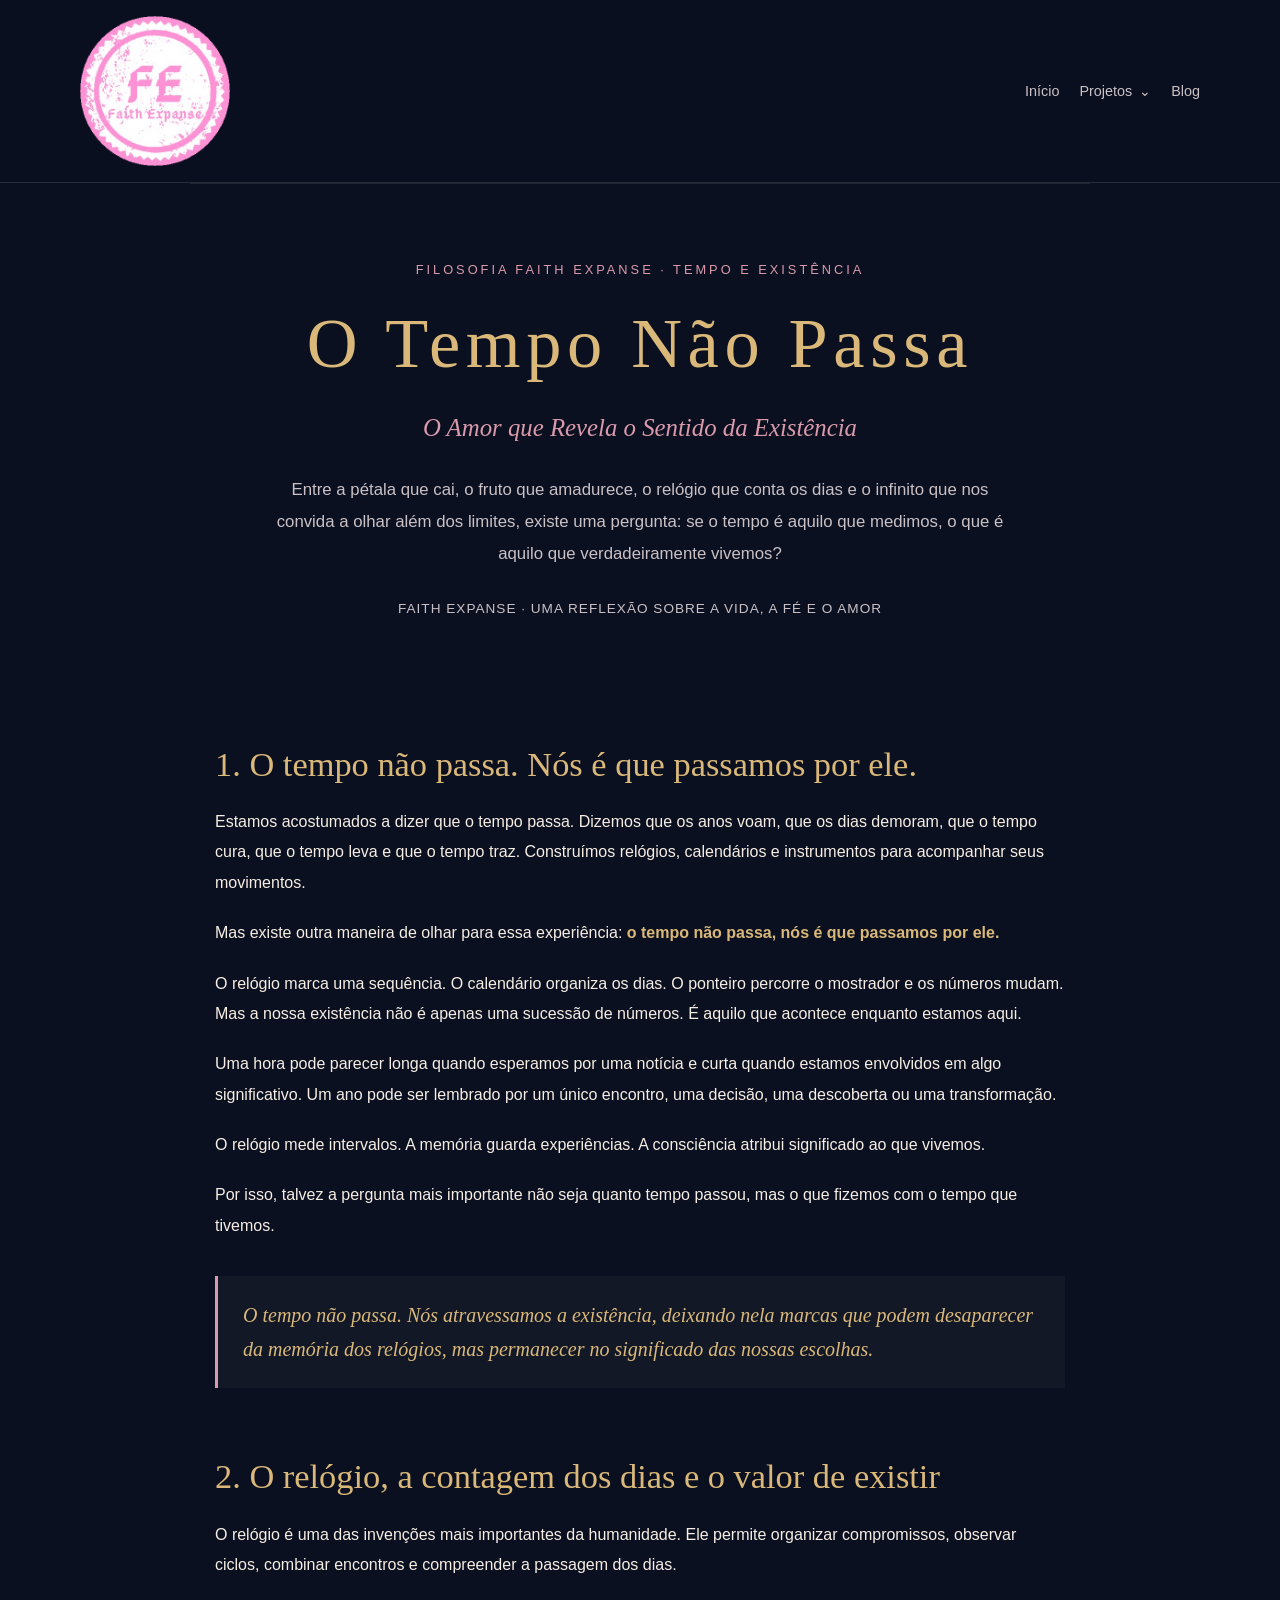
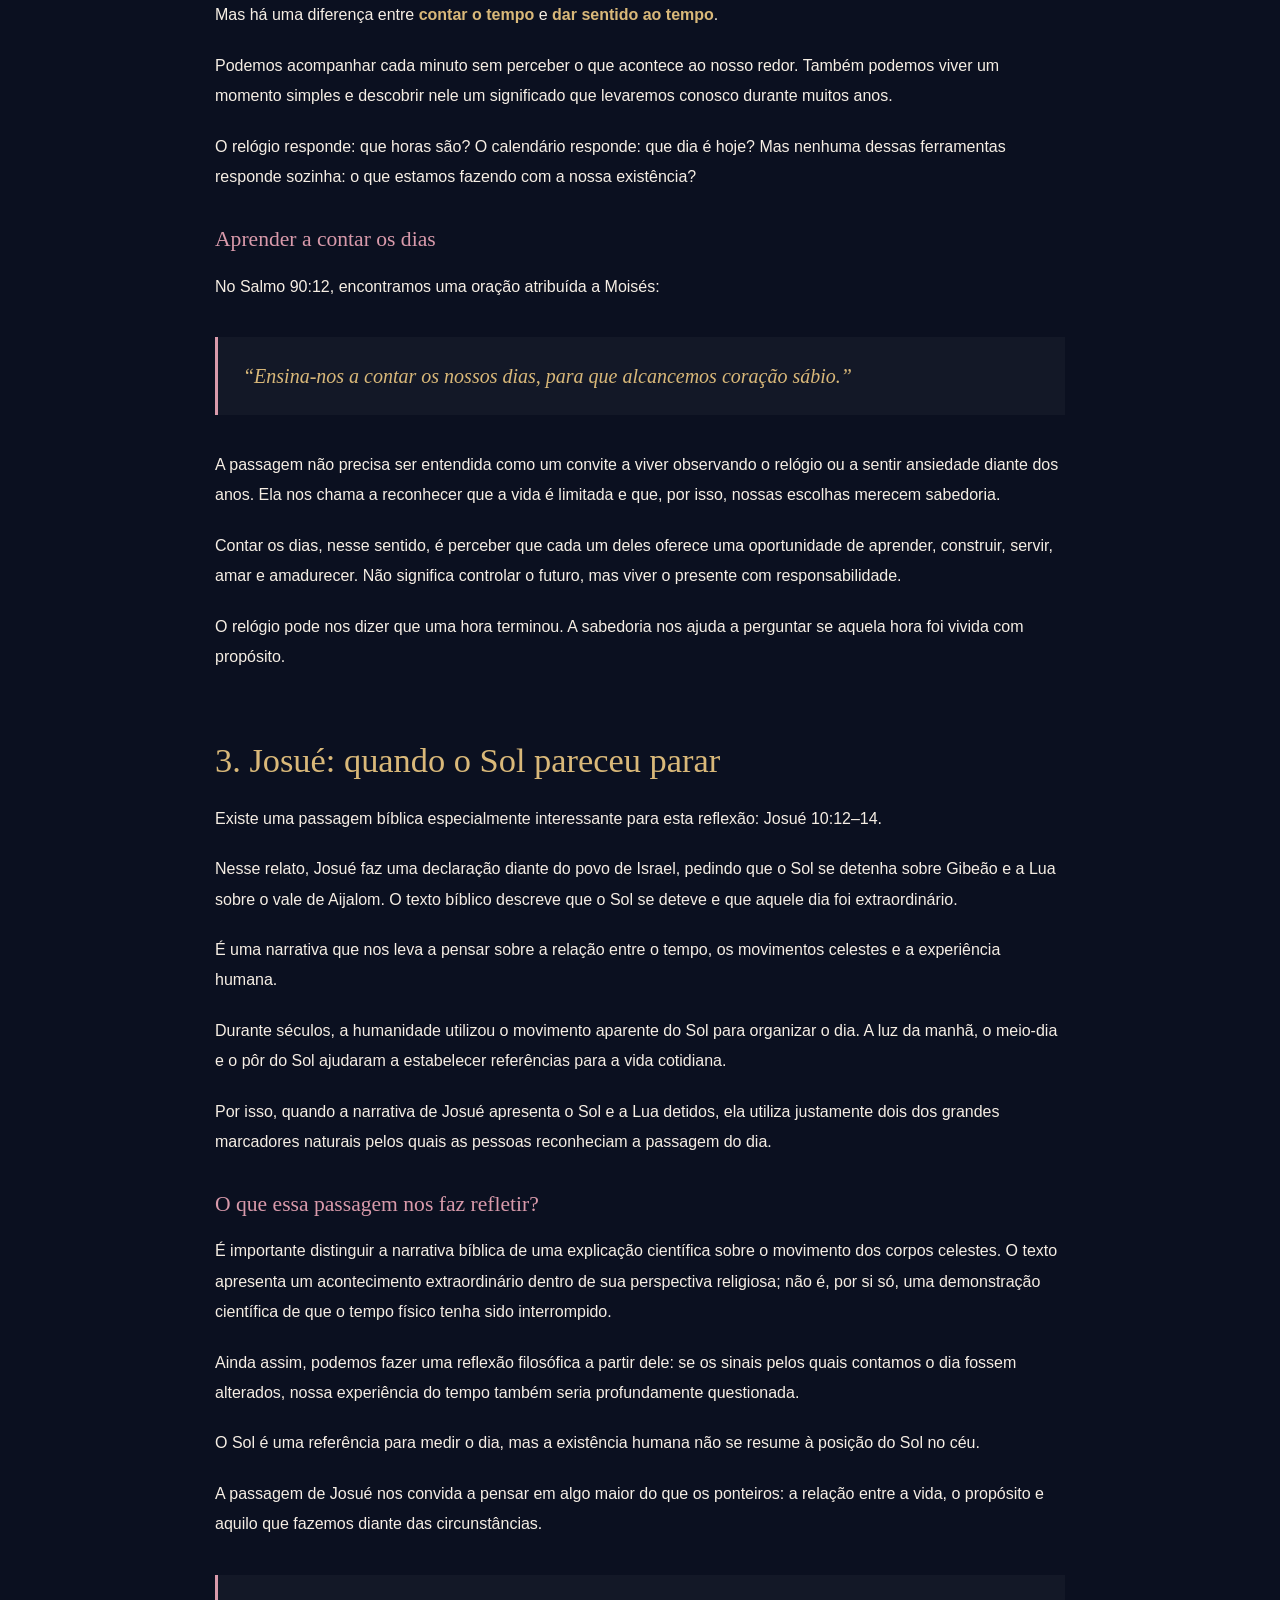
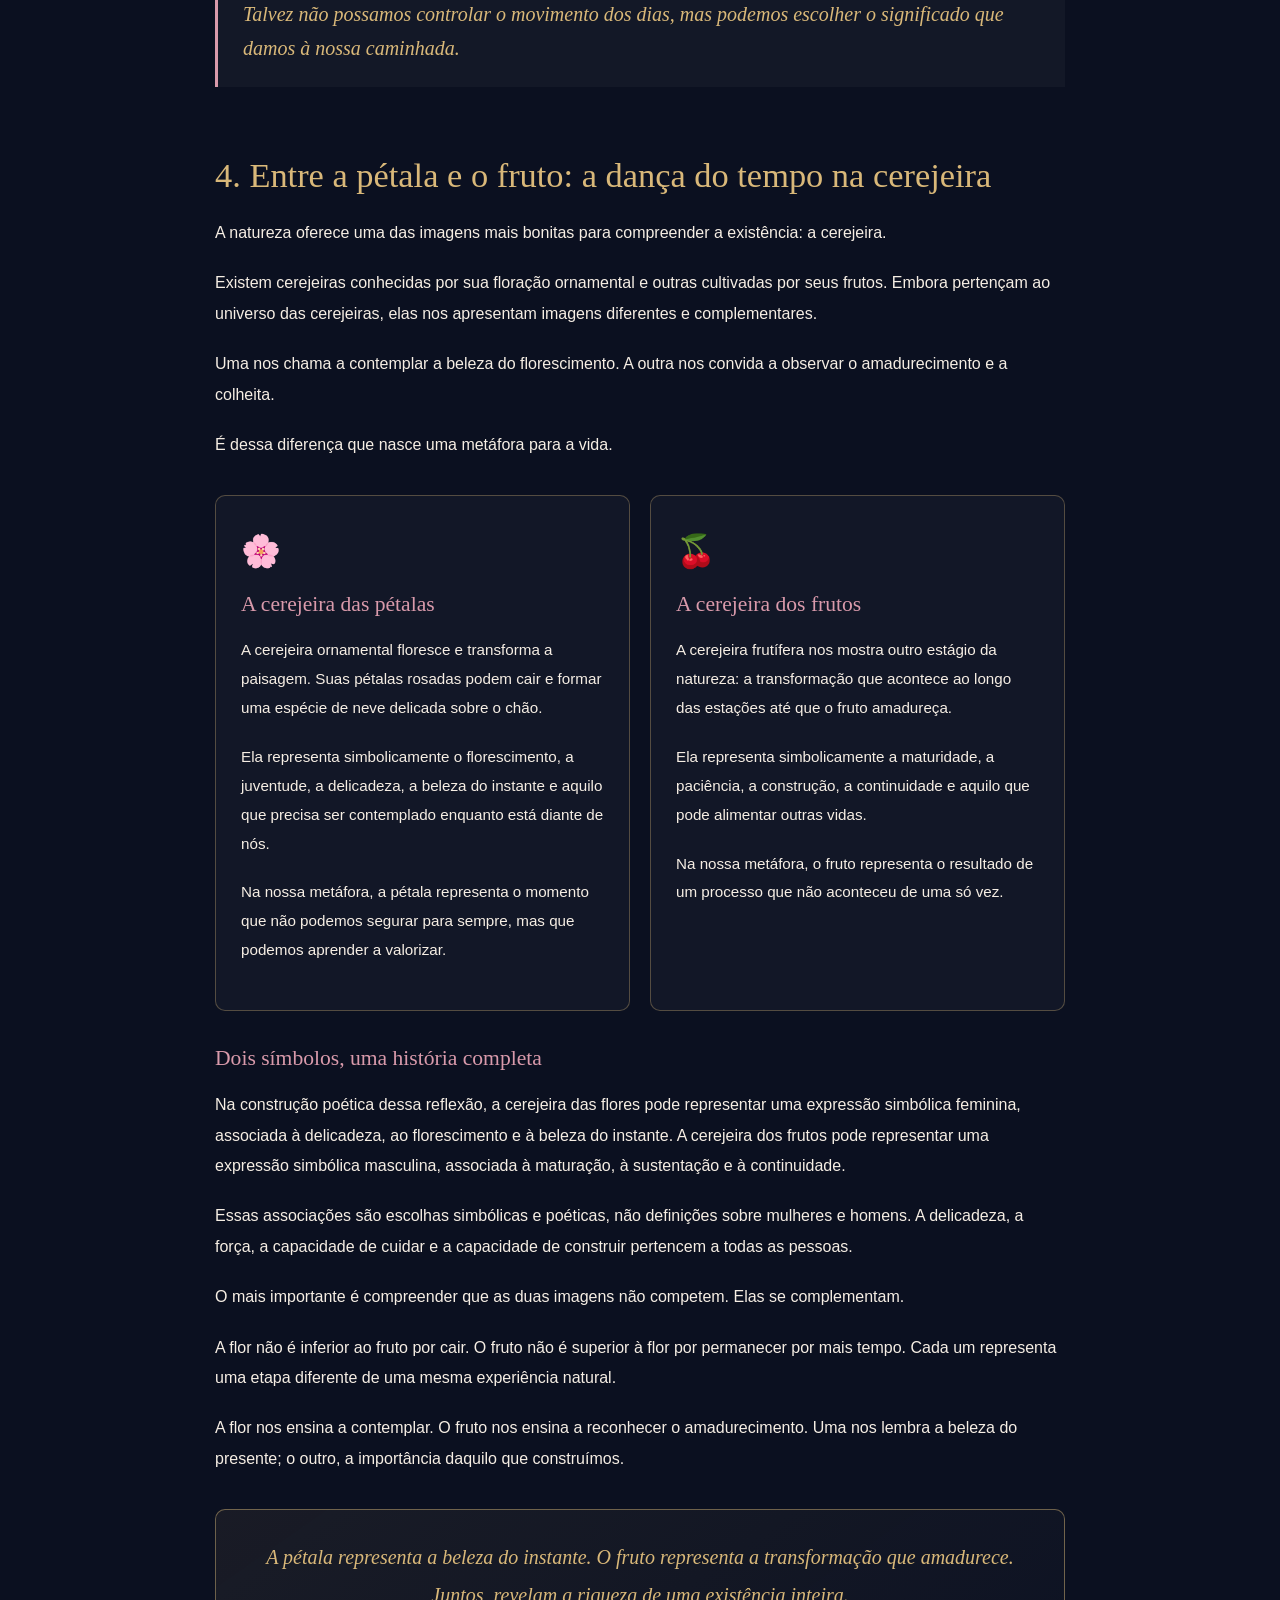
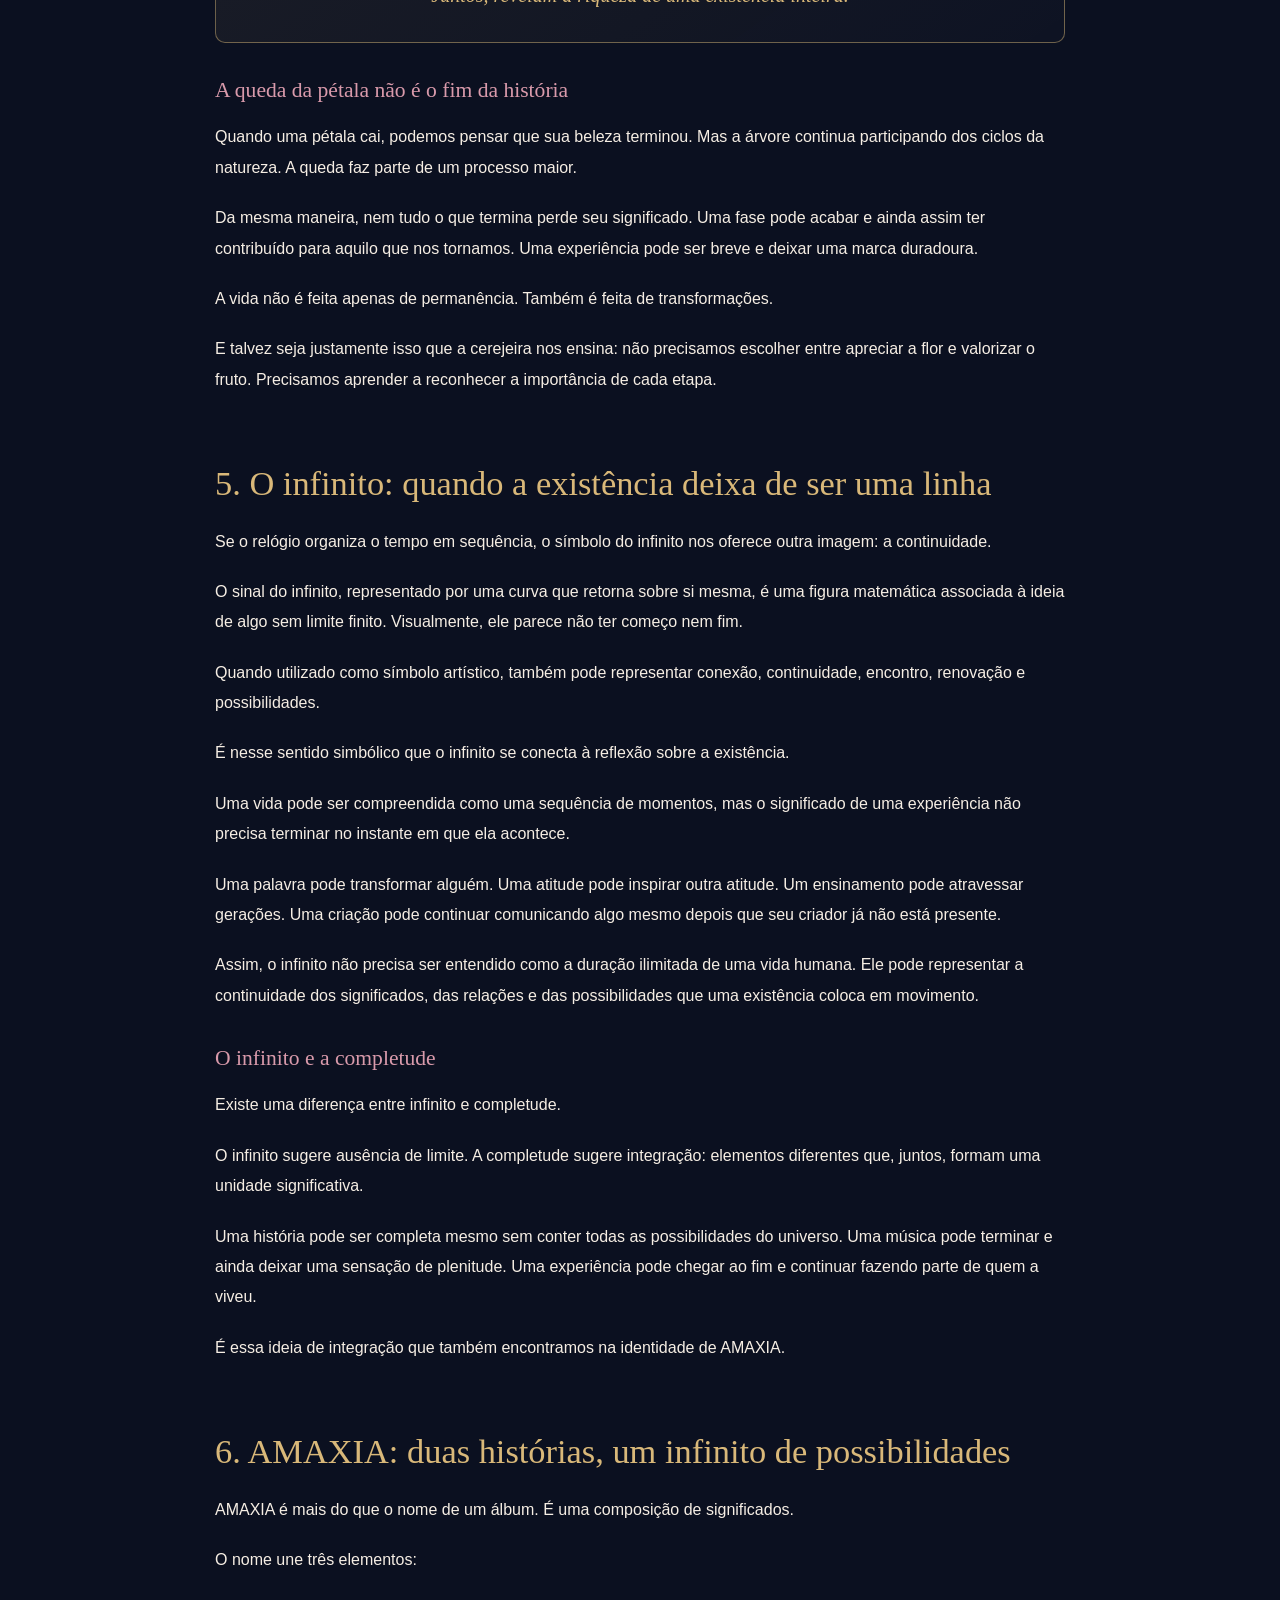
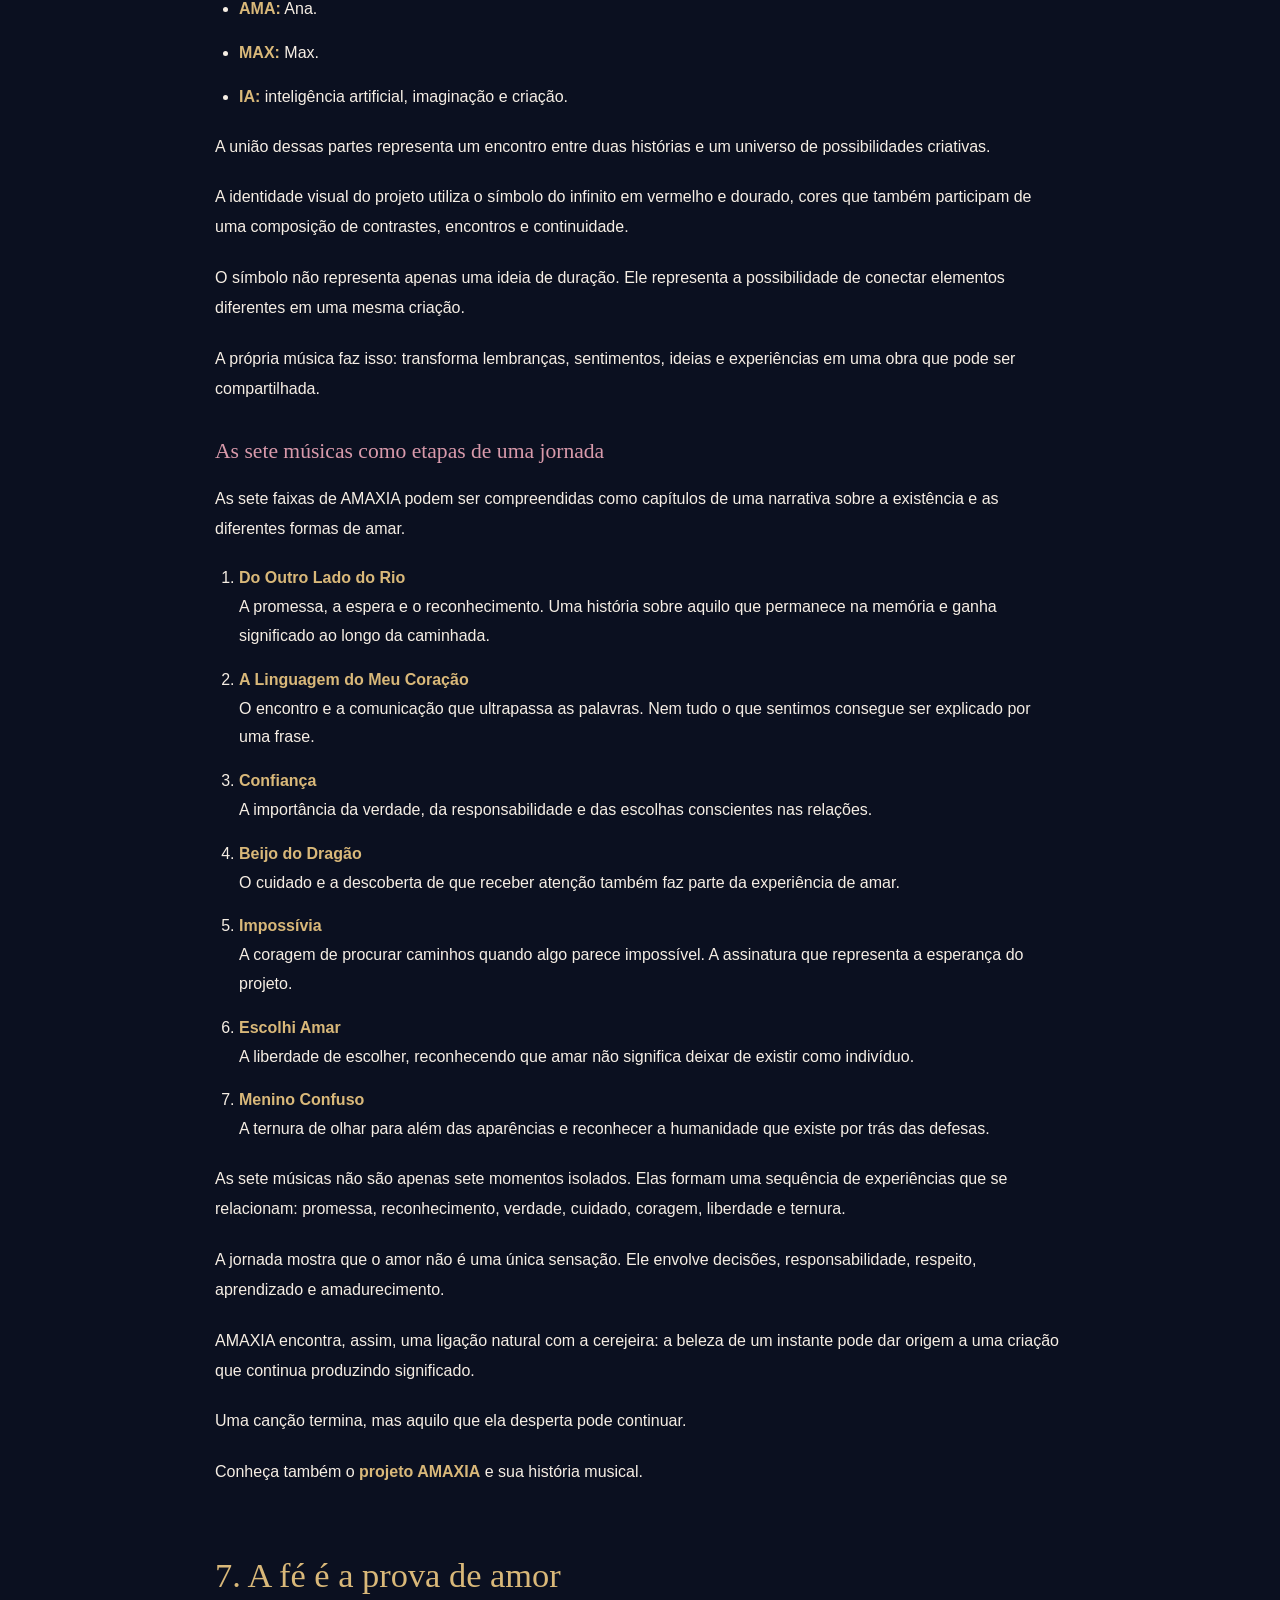
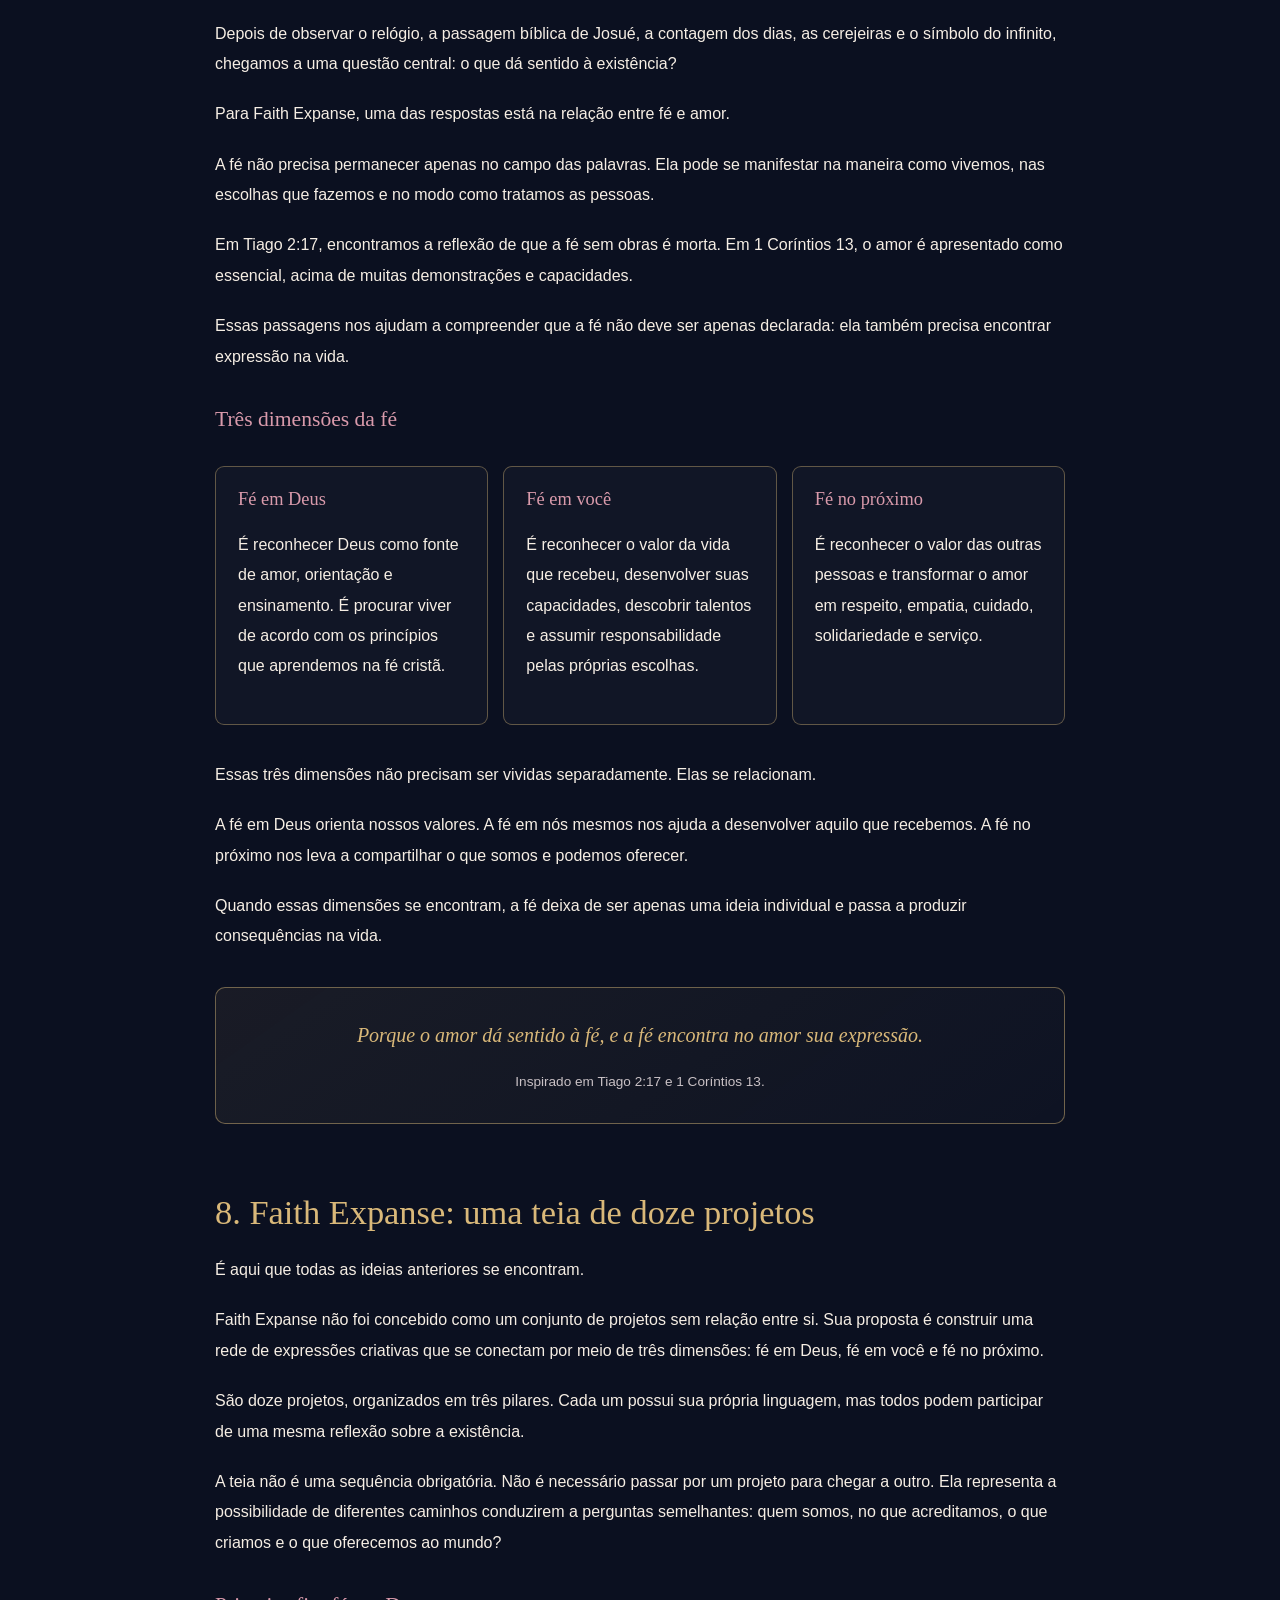
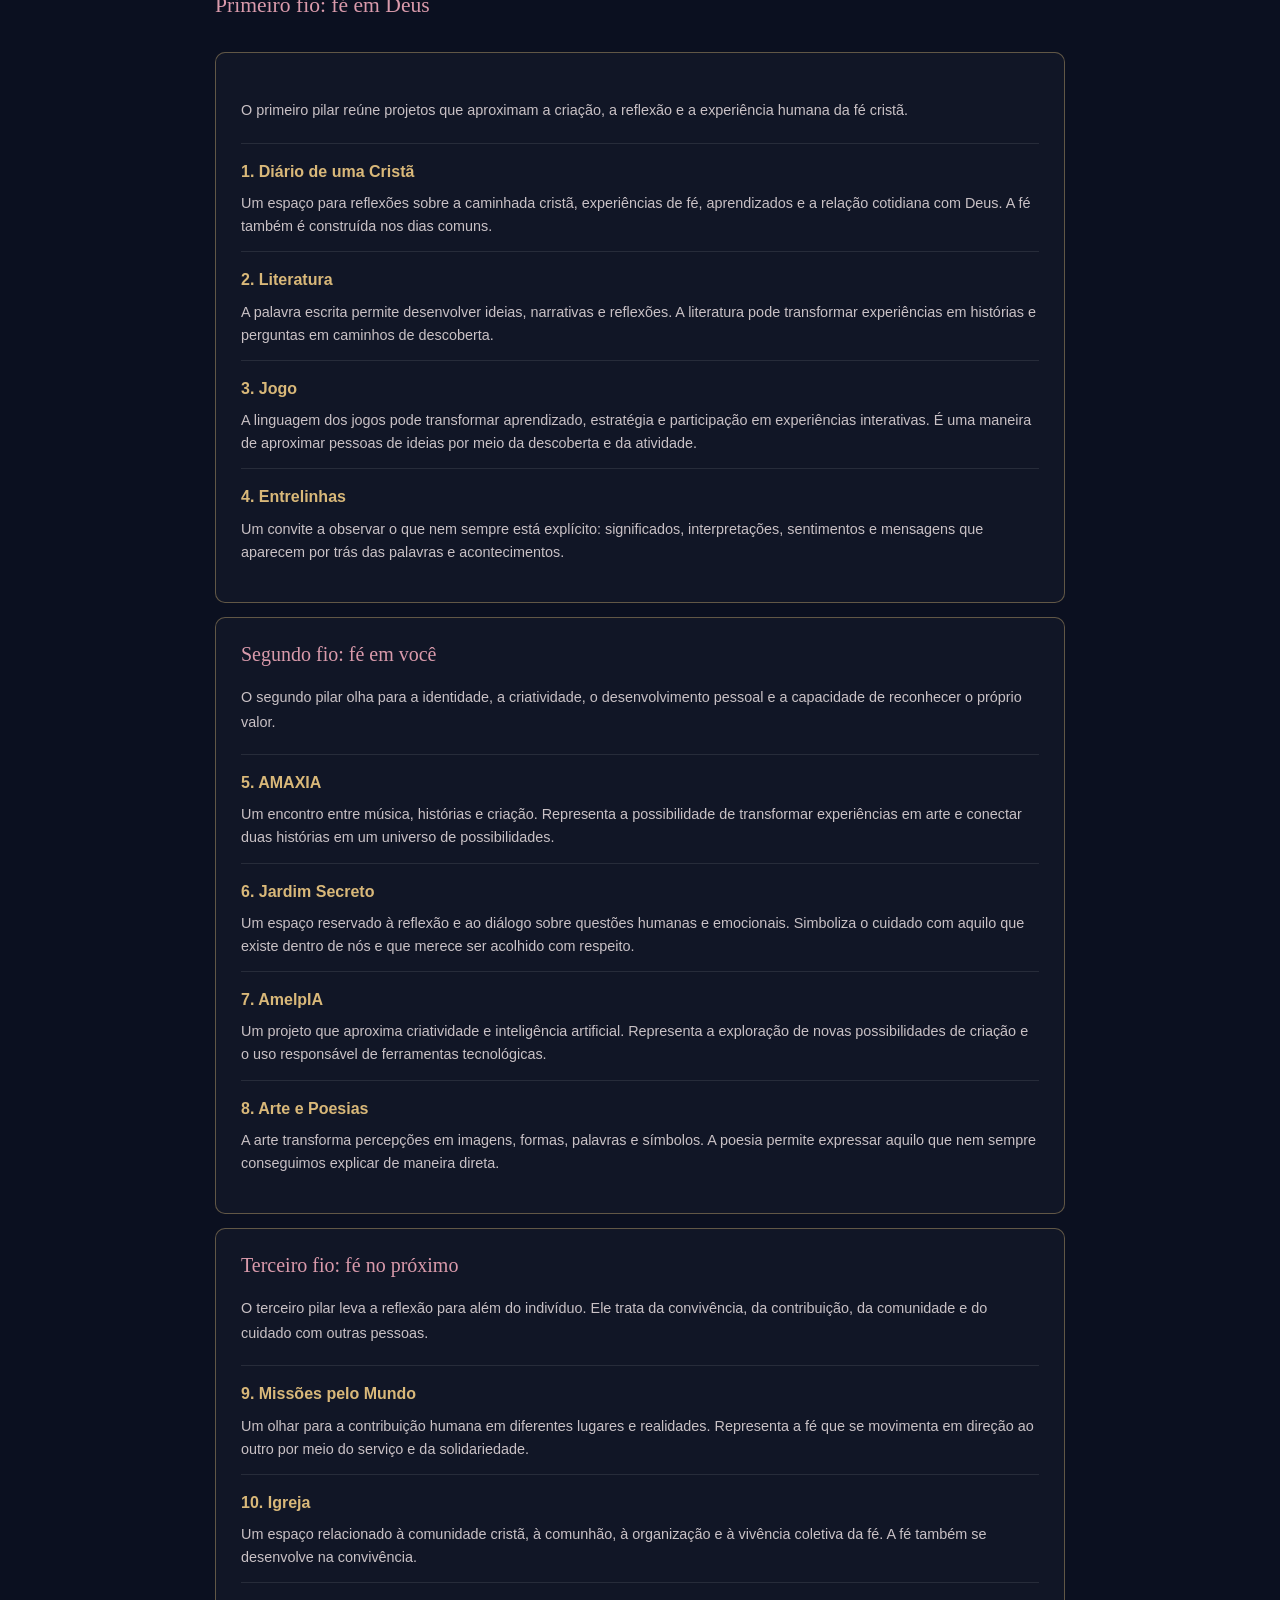
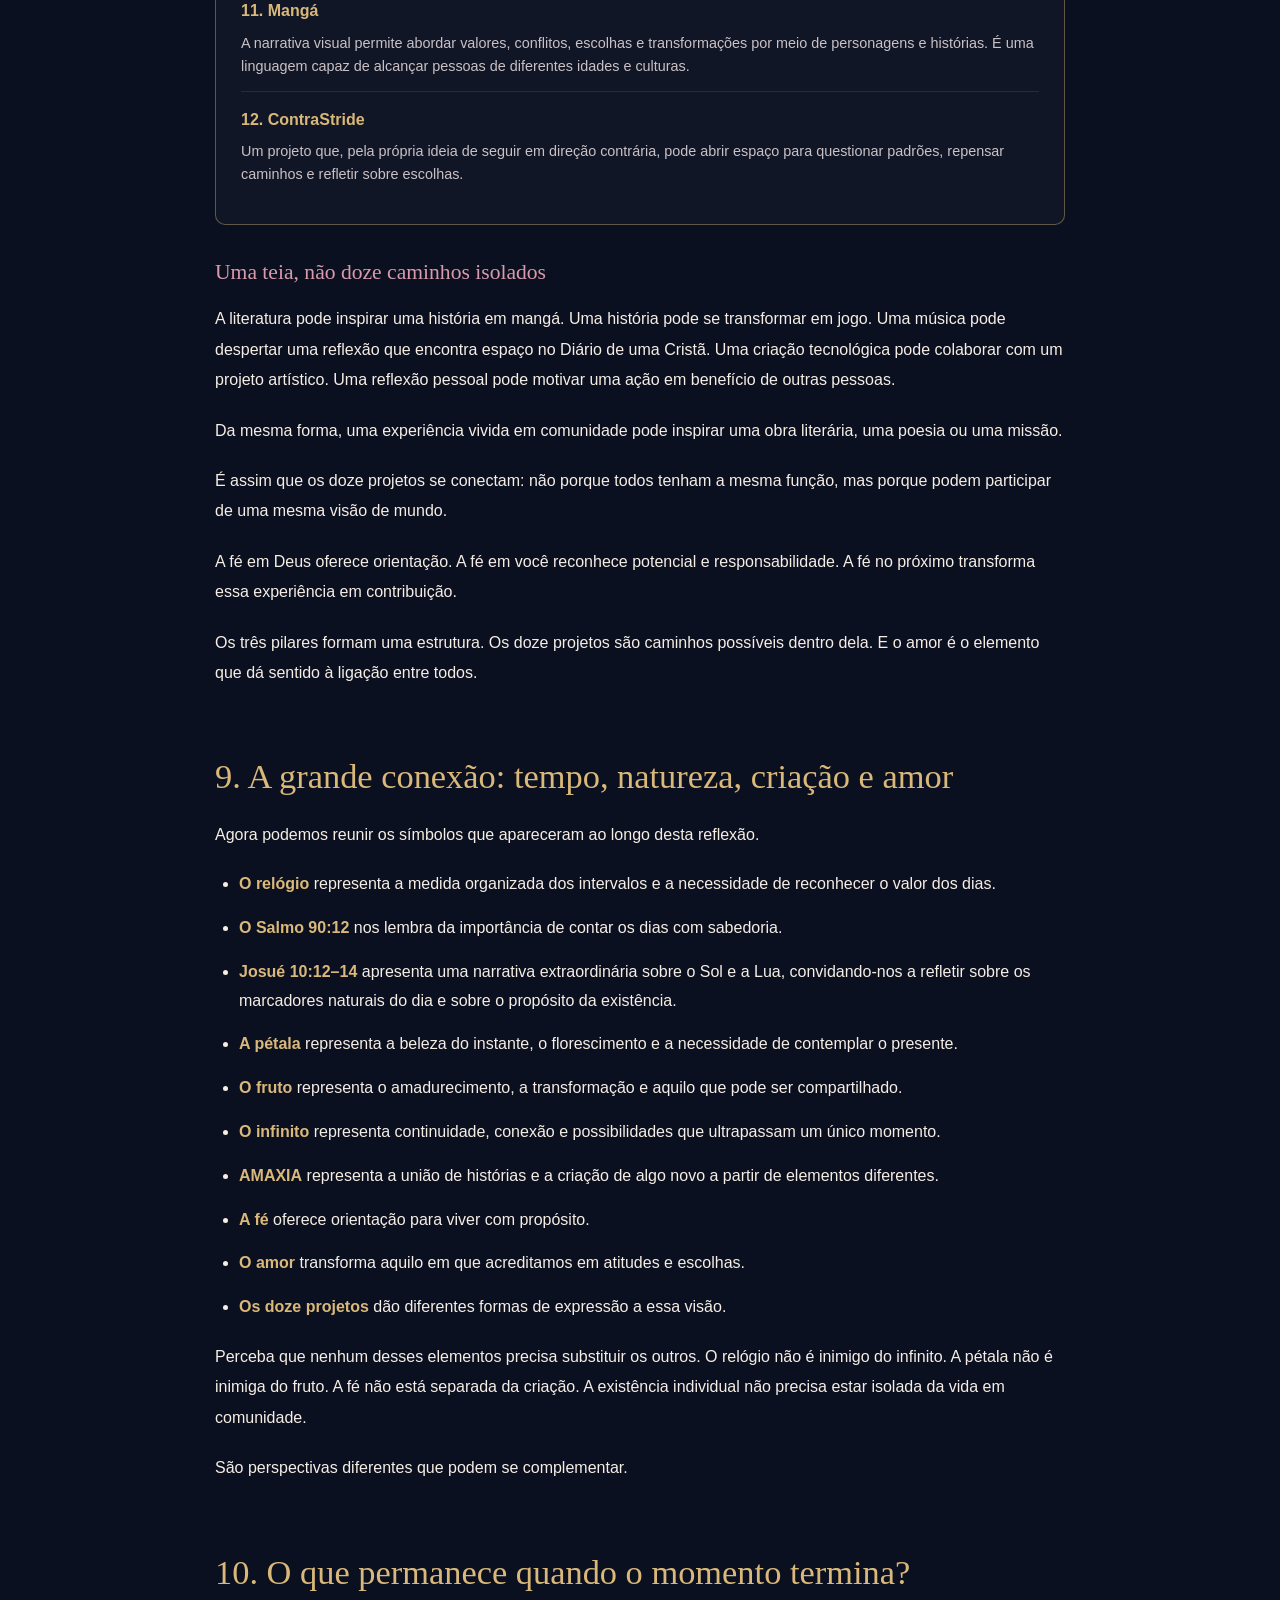
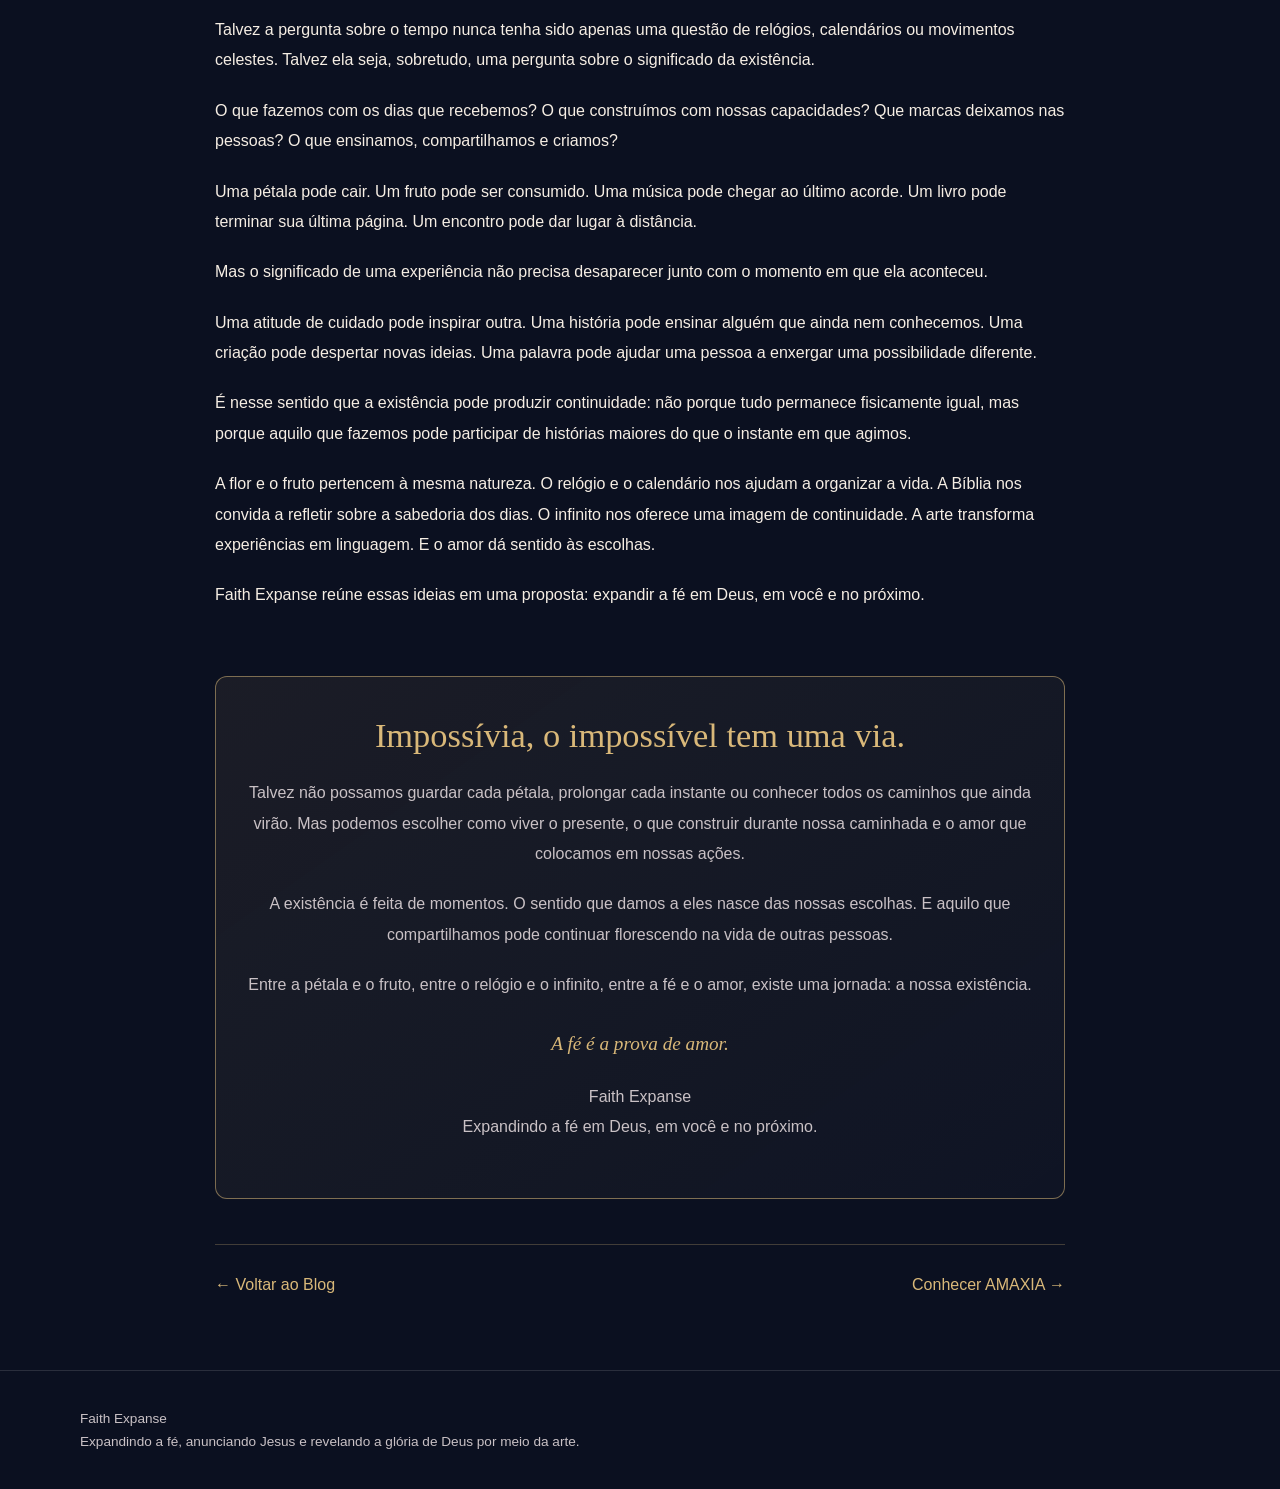
<file: filosofia.html>
<!doctype html>
<html lang="pt-BR">
<head>
<meta charset="utf-8">
<meta name="viewport" content="width=device-width, initial-scale=1">
<meta name="theme-color" content="#0b1020">
<meta name="description" content="O Tempo Não Passa: uma reflexão Faith Expanse sobre a existência, o infinito, as cerejeiras, a fé, o amor e os 12 projetos.">
<title>O Tempo Não Passa | Faith Expanse</title>
<link rel="stylesheet" href="css/style.css">

<style>
.site-logo {
  display: block;
  width: 150px;
  max-width: 38vw;
  height: auto;
  object-fit: contain;
}

/* Menu suspenso */
.project-dropdown {
  position: relative;
}
.project-dropdown summary {
  list-style: none;
  cursor: pointer;
}
.project-dropdown summary::-webkit-details-marker {
  display: none;
}
.project-dropdown summary::after {
  content: "⌄";
  display: inline-block;
  margin-left: 7px;
  transition: transform .2s;
}
.project-dropdown[open] summary::after {
  transform: rotate(180deg);
}
.project-dropdown .dropdown-list {
  position: absolute;
  top: calc(100% + 12px);
  right: 0;
  z-index: 1000;
  min-width: 230px;
  padding: 10px;
  display: grid;
  gap: 3px;
  background: #17213b;
  border: 1px solid #d9b87988;
  border-radius: 9px;
  box-shadow: 0 12px 30px #0008;
}
.project-dropdown .dropdown-list a {
  display: block;
  padding: 10px 12px;
  color: var(--cream);
  text-decoration: none;
  border-radius: 5px;
}
.project-dropdown .dropdown-list a:hover {
  color: var(--gold);
  background: #ffffff10;
}

/* Página do artigo */
.article-hero {
  max-width: 900px;
  margin: 0 auto;
  padding: 75px 25px 55px;
  text-align: center;
}
.article-hero .eyebrow {
  color: var(--rose);
  letter-spacing: 3px;
  font-size: .8rem;
  text-transform: uppercase;
}
.article-hero h1 {
  color: var(--gold);
  font-family: Georgia, 'Times New Roman', serif;
  font-size: clamp(2.4rem, 6vw, 4.4rem);
  line-height: 1.15;
  margin: 22px 0 15px;
}
.article-hero .subtitle {
  color: var(--rose);
  font-family: Georgia, 'Times New Roman', serif;
  font-style: italic;
  font-size: clamp(1.15rem, 3vw, 1.55rem);
  line-height: 1.5;
}
.article-hero .intro {
  max-width: 740px;
  margin: 28px auto 0;
  color: var(--muted);
  line-height: 1.9;
  font-size: 1.05rem;
}
.article-meta {
  margin-top: 28px;
  color: var(--muted);
  font-size: .85rem;
  letter-spacing: 1px;
}

.article-layout {
  max-width: 900px;
  margin: 0 auto 70px;
  padding: 0 25px;
}
.article-body {
  line-height: 1.9;
  color: var(--cream);
}
.article-body p {
  margin: 20px 0;
}
.article-body h2 {
  color: var(--gold);
  font-family: Georgia, 'Times New Roman', serif;
  font-size: clamp(1.65rem, 4vw, 2.15rem);
  line-height: 1.35;
  margin: 65px 0 20px;
}
.article-body h3 {
  color: var(--rose);
  font-family: Georgia, 'Times New Roman', serif;
  font-size: 1.35rem;
  font-weight: normal;
  margin: 35px 0 15px;
}
.article-body strong {
  color: var(--gold);
}
.article-body em {
  color: var(--rose);
}
.article-body blockquote {
  margin: 35px 0;
  padding: 22px 25px;
  border-left: 3px solid var(--rose);
  background: #ffffff08;
  color: var(--gold);
  font-family: Georgia, 'Times New Roman', serif;
  font-style: italic;
  font-size: 1.25rem;
  line-height: 1.7;
}
.article-body .small-note {
  color: var(--muted);
  font-size: .9rem;
}
.article-divider {
  width: 90px;
  height: 1px;
  background: var(--gold);
  margin: 55px auto;
  opacity: .65;
}
.article-highlight {
  margin: 35px 0;
  padding: 28px;
  border: 1px solid #d9b87977;
  border-radius: 10px;
  background: linear-gradient(145deg, #d9b87912, #ffffff04);
  text-align: center;
}
.article-highlight p {
  color: var(--gold);
  font-family: Georgia, 'Times New Roman', serif;
  font-size: 1.25rem;
  font-style: italic;
  margin: 0;
}
.article-highlight small {
  display: block;
  color: var(--muted);
  margin-top: 15px;
  font-size: .85rem;
}
.article-list {
  padding-left: 24px;
}
.article-list li {
  margin: 15px 0;
  line-height: 1.8;
}
.article-link {
  color: var(--gold);
  text-decoration: none;
  font-weight: bold;
}
.article-link:hover {
  color: var(--rose);
  text-decoration: underline;
}

/* Símbolos das cerejeiras */
.cherry-section {
  margin: 35px 0;
  display: grid;
  grid-template-columns: 1fr 1fr;
  gap: 20px;
}
.cherry-card {
  padding: 25px;
  border: 1px solid #d9b87955;
  border-radius: 10px;
  background: #ffffff08;
}
.cherry-card h3 {
  margin-top: 0;
}
.cherry-card p {
  font-size: .95rem;
}
.cherry-card .symbol {
  color: var(--rose);
  font-size: 2rem;
  margin-bottom: 10px;
}
.cherry-card.fruit .symbol {
  color: #d99aab;
}

/* Os três pilares */
.pillars {
  display: grid;
  grid-template-columns: repeat(3, 1fr);
  gap: 15px;
  margin: 35px 0;
}
.pillar {
  padding: 22px;
  border: 1px solid #d9b87966;
  border-radius: 9px;
  background: #ffffff07;
}
.pillar h3 {
  margin-top: 0;
  font-size: 1.15rem;
}

/* Teia dos projetos */
.project-web {
  display: grid;
  grid-template-columns: 1fr 1fr;
  gap: 14px;
  margin: 35px 0;
}
.project-group {
  padding: 25px;
  border: 1px solid #d9b87966;
  border-radius: 10px;
  background: #ffffff07;
}
.project-group h3 {
  margin-top: 0;
  font-size: 1.25rem;
}
.project-group .group-intro {
  color: var(--muted);
  font-size: .9rem;
  line-height: 1.7;
}
.project-item {
  padding: 13px 0;
  border-top: 1px solid #ffffff18;
}
.project-item a {
  color: var(--gold);
  font-weight: bold;
  text-decoration: none;
}
.project-item a:hover {
  color: var(--rose);
}
.project-item p {
  color: var(--muted);
  font-size: .9rem;
  margin: 5px 0 0;
  line-height: 1.6;
}
.project-web .full-width {
  grid-column: 1 / -1;
}

/* Encerramento */
.article-ending {
  margin-top: 65px;
  padding: 35px 28px;
  border: 1px solid #d9b87988;
  border-radius: 12px;
  text-align: center;
  background: linear-gradient(145deg, #d9b87914, #ffffff05);
}
.article-ending h2 {
  margin-top: 0;
}
.article-ending p {
  color: var(--muted);
}
.article-ending .signature {
  color: var(--gold);
  font-family: Georgia, 'Times New Roman', serif;
  font-style: italic;
  font-size: 1.2rem;
  margin-top: 25px;
}
.article-navigation {
  display: flex;
  justify-content: space-between;
  flex-wrap: wrap;
  gap: 15px;
  margin-top: 45px;
  padding-top: 25px;
  border-top: 1px solid #d9b87944;
}
.article-navigation a {
  color: var(--gold);
  text-decoration: none;
}
.article-navigation a:hover {
  color: var(--rose);
}

@media(max-width:700px) {
  .cherry-section,
  .pillars,
  .project-web {
    grid-template-columns: 1fr;
  }
  .project-web .full-width {
    grid-column: auto;
  }
  .article-hero {
    padding: 55px 20px 40px;
  }
}
@media(max-width:520px) {
  .project-dropdown .dropdown-list {
    right: -55px;
    min-width: 210px;
  }
  .article-layout {
    padding: 0 20px;
  }
  .article-body blockquote {
    padding: 18px;
    font-size: 1.1rem;
  }
  .article-navigation {
    flex-direction: column;
  }
}
</style>
</head>

<body>

<div class="petals" aria-hidden="true"></div>

<header>
  <div class="wrap">
    <nav>
      <a class="brand" href="index.html#inicio" aria-label="Faith Expanse - Início">
        <img class="site-logo" src="logo%20(Faith%20Expanse).png" alt="Faith Expanse">
      </a>

      <div class="links">
        <a href="index.html#inicio">Início</a>

        <details class="project-dropdown">
          <summary>Projetos</summary>
          <div class="dropdown-list">
            <a href="manga.html">Mangá</a>
            <a href="amaxia.html">AMAXIA</a>
            <a href="literatura.html">Literatura</a>
            <a href="contrastride.html">ContraStride</a>
            <a href="entrelinhas.html">Entrelinhas</a>
            <a href="diario.html">Diário de uma Cristã</a>
            <a href="igreja.html">Igreja</a>
            <a href="jogo.html">Jogo</a>
            <a href="arte.html">Arte e Poesias</a>
            <a href="missoes.html">Missões pelo Mundo</a>
            <a href="historia.html">Jardim Secreto</a>
            <a href="amelpia.html">AmelpIA</a>
          </div>
        </details>

        <a href="blog.html#inicio">Blog</a>
      </div>
    </nav>
  </div>
</header>

<main>

<section class="article-hero">
  <div class="eyebrow">Filosofia Faith Expanse · Tempo e existência</div>

  <h1>O Tempo Não Passa</h1>

  <p class="subtitle">
    O Amor que Revela o Sentido da Existência
  </p>

  <p class="intro">
    Entre a pétala que cai, o fruto que amadurece, o relógio que conta
    os dias e o infinito que nos convida a olhar além dos limites,
    existe uma pergunta: se o tempo é aquilo que medimos, o que é
    aquilo que verdadeiramente vivemos?
  </p>

  <div class="article-meta">
    FAITH EXPANSE · UMA REFLEXÃO SOBRE A VIDA, A FÉ E O AMOR
  </div>
</section>

<div class="article-layout">
<article class="article-body">

<h2>1. O tempo não passa. Nós é que passamos por ele.</h2>

<p>
Estamos acostumados a dizer que o tempo passa. Dizemos que os anos
voam, que os dias demoram, que o tempo cura, que o tempo leva e que
o tempo traz. Construímos relógios, calendários e instrumentos para
acompanhar seus movimentos.
</p>

<p>
Mas existe outra maneira de olhar para essa experiência:
<strong>o tempo não passa, nós é que passamos por ele.</strong>
</p>

<p>
O relógio marca uma sequência. O calendário organiza os dias.
O ponteiro percorre o mostrador e os números mudam. Mas a nossa
existência não é apenas uma sucessão de números. É aquilo que
acontece enquanto estamos aqui.
</p>

<p>
Uma hora pode parecer longa quando esperamos por uma notícia e
curta quando estamos envolvidos em algo significativo. Um ano pode
ser lembrado por um único encontro, uma decisão, uma descoberta ou
uma transformação.
</p>

<p>
O relógio mede intervalos. A memória guarda experiências.
A consciência atribui significado ao que vivemos.
</p>

<p>
Por isso, talvez a pergunta mais importante não seja quanto tempo
passou, mas o que fizemos com o tempo que tivemos.
</p>

<blockquote>
O tempo não passa. Nós atravessamos a existência, deixando nela
marcas que podem desaparecer da memória dos relógios, mas permanecer
no significado das nossas escolhas.
</blockquote>

<h2>2. O relógio, a contagem dos dias e o valor de existir</h2>

<p>
O relógio é uma das invenções mais importantes da humanidade.
Ele permite organizar compromissos, observar ciclos, combinar
encontros e compreender a passagem dos dias.
</p>

<p>
Mas há uma diferença entre <strong>contar o tempo</strong> e
<strong>dar sentido ao tempo</strong>.
</p>

<p>
Podemos acompanhar cada minuto sem perceber o que acontece ao nosso
redor. Também podemos viver um momento simples e descobrir nele
um significado que levaremos conosco durante muitos anos.
</p>

<p>
O relógio responde: que horas são?
O calendário responde: que dia é hoje?
Mas nenhuma dessas ferramentas responde sozinha:
o que estamos fazendo com a nossa existência?
</p>

<h3>Aprender a contar os dias</h3>

<p>
No Salmo 90:12, encontramos uma oração atribuída a Moisés:
</p>

<blockquote>
“Ensina-nos a contar os nossos dias, para que alcancemos coração sábio.”
</blockquote>

<p>
A passagem não precisa ser entendida como um convite a viver
observando o relógio ou a sentir ansiedade diante dos anos.
Ela nos chama a reconhecer que a vida é limitada e que, por isso,
nossas escolhas merecem sabedoria.
</p>

<p>
Contar os dias, nesse sentido, é perceber que cada um deles oferece
uma oportunidade de aprender, construir, servir, amar e amadurecer.
Não significa controlar o futuro, mas viver o presente com
responsabilidade.
</p>

<p>
O relógio pode nos dizer que uma hora terminou. A sabedoria nos ajuda
a perguntar se aquela hora foi vivida com propósito.
</p>

<h2>3. Josué: quando o Sol pareceu parar</h2>

<p>
Existe uma passagem bíblica especialmente interessante para esta
reflexão: Josué 10:12–14.
</p>

<p>
Nesse relato, Josué faz uma declaração diante do povo de Israel,
pedindo que o Sol se detenha sobre Gibeão e a Lua sobre o vale de
Aijalom. O texto bíblico descreve que o Sol se deteve e que aquele
dia foi extraordinário.
</p>

<p>
É uma narrativa que nos leva a pensar sobre a relação entre o tempo,
os movimentos celestes e a experiência humana.
</p>

<p>
Durante séculos, a humanidade utilizou o movimento aparente do Sol
para organizar o dia. A luz da manhã, o meio-dia e o pôr do Sol
ajudaram a estabelecer referências para a vida cotidiana.
</p>

<p>
Por isso, quando a narrativa de Josué apresenta o Sol e a Lua
detidos, ela utiliza justamente dois dos grandes marcadores naturais
pelos quais as pessoas reconheciam a passagem do dia.
</p>

<h3>O que essa passagem nos faz refletir?</h3>

<p>
É importante distinguir a narrativa bíblica de uma explicação
científica sobre o movimento dos corpos celestes. O texto apresenta
um acontecimento extraordinário dentro de sua perspectiva religiosa;
não é, por si só, uma demonstração científica de que o tempo físico
tenha sido interrompido.
</p>

<p>
Ainda assim, podemos fazer uma reflexão filosófica a partir dele:
se os sinais pelos quais contamos o dia fossem alterados, nossa
experiência do tempo também seria profundamente questionada.
</p>

<p>
O Sol é uma referência para medir o dia, mas a existência humana
não se resume à posição do Sol no céu.
</p>

<p>
A passagem de Josué nos convida a pensar em algo maior do que os
ponteiros: a relação entre a vida, o propósito e aquilo que fazemos
diante das circunstâncias.
</p>

<blockquote>
Talvez não possamos controlar o movimento dos dias, mas podemos
escolher o significado que damos à nossa caminhada.
</blockquote>

<h2>4. Entre a pétala e o fruto: a dança do tempo na cerejeira</h2>

<p>
A natureza oferece uma das imagens mais bonitas para compreender
a existência: a cerejeira.
</p>

<p>
Existem cerejeiras conhecidas por sua floração ornamental e outras
cultivadas por seus frutos. Embora pertençam ao universo das
cerejeiras, elas nos apresentam imagens diferentes e complementares.
</p>

<p>
Uma nos chama a contemplar a beleza do florescimento. A outra nos
convida a observar o amadurecimento e a colheita.
</p>

<p>
É dessa diferença que nasce uma metáfora para a vida.
</p>

<div class="cherry-section">

  <div class="cherry-card">
    <div class="symbol">🌸</div>
    <h3>A cerejeira das pétalas</h3>

    <p>
      A cerejeira ornamental floresce e transforma a paisagem.
      Suas pétalas rosadas podem cair e formar uma espécie de
      neve delicada sobre o chão.
    </p>

    <p>
      Ela representa simbolicamente o florescimento, a juventude,
      a delicadeza, a beleza do instante e aquilo que precisa ser
      contemplado enquanto está diante de nós.
    </p>

    <p>
      Na nossa metáfora, a pétala representa o momento que não
      podemos segurar para sempre, mas que podemos aprender
      a valorizar.
    </p>
  </div>

  <div class="cherry-card fruit">
    <div class="symbol">🍒</div>
    <h3>A cerejeira dos frutos</h3>

    <p>
      A cerejeira frutífera nos mostra outro estágio da natureza:
      a transformação que acontece ao longo das estações até
      que o fruto amadureça.
    </p>

    <p>
      Ela representa simbolicamente a maturidade, a paciência,
      a construção, a continuidade e aquilo que pode alimentar
      outras vidas.
    </p>

    <p>
      Na nossa metáfora, o fruto representa o resultado de um
      processo que não aconteceu de uma só vez.
    </p>
  </div>

</div>

<h3>Dois símbolos, uma história completa</h3>

<p>
Na construção poética dessa reflexão, a cerejeira das flores pode
representar uma expressão simbólica feminina, associada à delicadeza,
ao florescimento e à beleza do instante. A cerejeira dos frutos pode
representar uma expressão simbólica masculina, associada à maturação,
à sustentação e à continuidade.
</p>

<p>
Essas associações são escolhas simbólicas e poéticas, não definições
sobre mulheres e homens. A delicadeza, a força, a capacidade de
cuidar e a capacidade de construir pertencem a todas as pessoas.
</p>

<p>
O mais importante é compreender que as duas imagens não competem.
Elas se complementam.
</p>

<p>
A flor não é inferior ao fruto por cair. O fruto não é superior à
flor por permanecer por mais tempo. Cada um representa uma etapa
diferente de uma mesma experiência natural.
</p>

<p>
A flor nos ensina a contemplar. O fruto nos ensina a reconhecer
o amadurecimento. Uma nos lembra a beleza do presente; o outro,
a importância daquilo que construímos.
</p>

<div class="article-highlight">
  <p>
    A pétala representa a beleza do instante.
    O fruto representa a transformação que amadurece.
    Juntos, revelam a riqueza de uma existência inteira.
  </p>
</div>

<h3>A queda da pétala não é o fim da história</h3>

<p>
Quando uma pétala cai, podemos pensar que sua beleza terminou.
Mas a árvore continua participando dos ciclos da natureza.
A queda faz parte de um processo maior.
</p>

<p>
Da mesma maneira, nem tudo o que termina perde seu significado.
Uma fase pode acabar e ainda assim ter contribuído para aquilo
que nos tornamos. Uma experiência pode ser breve e deixar uma
marca duradoura.
</p>

<p>
A vida não é feita apenas de permanência. Também é feita de
transformações.
</p>

<p>
E talvez seja justamente isso que a cerejeira nos ensina:
não precisamos escolher entre apreciar a flor e valorizar o fruto.
Precisamos aprender a reconhecer a importância de cada etapa.
</p>

<h2>5. O infinito: quando a existência deixa de ser uma linha</h2>

<p>
Se o relógio organiza o tempo em sequência, o símbolo do infinito
nos oferece outra imagem: a continuidade.
</p>

<p>
O sinal do infinito, representado por uma curva que retorna sobre
si mesma, é uma figura matemática associada à ideia de algo sem
limite finito. Visualmente, ele parece não ter começo nem fim.
</p>

<p>
Quando utilizado como símbolo artístico, também pode representar
conexão, continuidade, encontro, renovação e possibilidades.
</p>

<p>
É nesse sentido simbólico que o infinito se conecta à reflexão
sobre a existência.
</p>

<p>
Uma vida pode ser compreendida como uma sequência de momentos,
mas o significado de uma experiência não precisa terminar no
instante em que ela acontece.
</p>

<p>
Uma palavra pode transformar alguém. Uma atitude pode inspirar
outra atitude. Um ensinamento pode atravessar gerações.
Uma criação pode continuar comunicando algo mesmo depois que
seu criador já não está presente.
</p>

<p>
Assim, o infinito não precisa ser entendido como a duração
ilimitada de uma vida humana. Ele pode representar a continuidade
dos significados, das relações e das possibilidades que uma
existência coloca em movimento.
</p>

<h3>O infinito e a completude</h3>

<p>
Existe uma diferença entre infinito e completude.
</p>

<p>
O infinito sugere ausência de limite. A completude sugere integração:
elementos diferentes que, juntos, formam uma unidade significativa.
</p>

<p>
Uma história pode ser completa mesmo sem conter todas as
possibilidades do universo. Uma música pode terminar e ainda
deixar uma sensação de plenitude. Uma experiência pode chegar
ao fim e continuar fazendo parte de quem a viveu.
</p>

<p>
É essa ideia de integração que também encontramos na identidade
de AMAXIA.
</p>

<h2>6. AMAXIA: duas histórias, um infinito de possibilidades</h2>

<p>
AMAXIA é mais do que o nome de um álbum. É uma composição de
significados.
</p>

<p>
O nome une três elementos:
</p>

<ul class="article-list">
  <li><strong>AMA:</strong> Ana.</li>
  <li><strong>MAX:</strong> Max.</li>
  <li><strong>IA:</strong> inteligência artificial, imaginação e criação.</li>
</ul>

<p>
A união dessas partes representa um encontro entre duas histórias
e um universo de possibilidades criativas.
</p>

<p>
A identidade visual do projeto utiliza o símbolo do infinito
em vermelho e dourado, cores que também participam de uma
composição de contrastes, encontros e continuidade.
</p>

<p>
O símbolo não representa apenas uma ideia de duração. Ele
representa a possibilidade de conectar elementos diferentes
em uma mesma criação.
</p>

<p>
A própria música faz isso: transforma lembranças, sentimentos,
ideias e experiências em uma obra que pode ser compartilhada.
</p>

<h3>As sete músicas como etapas de uma jornada</h3>

<p>
As sete faixas de AMAXIA podem ser compreendidas como capítulos
de uma narrativa sobre a existência e as diferentes formas de amar.
</p>

<ol class="article-list">
  <li>
    <strong>Do Outro Lado do Rio</strong><br>
    A promessa, a espera e o reconhecimento. Uma história sobre
    aquilo que permanece na memória e ganha significado ao longo
    da caminhada.
  </li>

  <li>
    <strong>A Linguagem do Meu Coração</strong><br>
    O encontro e a comunicação que ultrapassa as palavras.
    Nem tudo o que sentimos consegue ser explicado por uma frase.
  </li>

  <li>
    <strong>Confiança</strong><br>
    A importância da verdade, da responsabilidade e das escolhas
    conscientes nas relações.
  </li>

  <li>
    <strong>Beijo do Dragão</strong><br>
    O cuidado e a descoberta de que receber atenção também faz
    parte da experiência de amar.
  </li>

  <li>
    <strong>Impossívia</strong><br>
    A coragem de procurar caminhos quando algo parece impossível.
    A assinatura que representa a esperança do projeto.
  </li>

  <li>
    <strong>Escolhi Amar</strong><br>
    A liberdade de escolher, reconhecendo que amar não significa
    deixar de existir como indivíduo.
  </li>

  <li>
    <strong>Menino Confuso</strong><br>
    A ternura de olhar para além das aparências e reconhecer
    a humanidade que existe por trás das defesas.
  </li>
</ol>

<p>
As sete músicas não são apenas sete momentos isolados.
Elas formam uma sequência de experiências que se relacionam:
promessa, reconhecimento, verdade, cuidado, coragem, liberdade
e ternura.
</p>

<p>
A jornada mostra que o amor não é uma única sensação.
Ele envolve decisões, responsabilidade, respeito, aprendizado
e amadurecimento.
</p>

<p>
AMAXIA encontra, assim, uma ligação natural com a cerejeira:
a beleza de um instante pode dar origem a uma criação que
continua produzindo significado.
</p>

<p>
Uma canção termina, mas aquilo que ela desperta pode continuar.
</p>

<p>
Conheça também o <a class="article-link" href="amaxia.html">projeto AMAXIA</a>
e sua história musical.
</p>

<h2>7. A fé é a prova de amor</h2>

<p>
Depois de observar o relógio, a passagem bíblica de Josué,
a contagem dos dias, as cerejeiras e o símbolo do infinito,
chegamos a uma questão central: o que dá sentido à existência?
</p>

<p>
Para Faith Expanse, uma das respostas está na relação entre
fé e amor.
</p>

<p>
A fé não precisa permanecer apenas no campo das palavras.
Ela pode se manifestar na maneira como vivemos, nas escolhas
que fazemos e no modo como tratamos as pessoas.
</p>

<p>
Em Tiago 2:17, encontramos a reflexão de que a fé sem obras
é morta. Em 1 Coríntios 13, o amor é apresentado como essencial,
acima de muitas demonstrações e capacidades.
</p>

<p>
Essas passagens nos ajudam a compreender que a fé não deve
ser apenas declarada: ela também precisa encontrar expressão
na vida.
</p>

<h3>Três dimensões da fé</h3>

<div class="pillars">

  <div class="pillar">
    <h3>Fé em Deus</h3>
    <p>
      É reconhecer Deus como fonte de amor, orientação e
      ensinamento. É procurar viver de acordo com os princípios
      que aprendemos na fé cristã.
    </p>
  </div>

  <div class="pillar">
    <h3>Fé em você</h3>
    <p>
      É reconhecer o valor da vida que recebeu, desenvolver
      suas capacidades, descobrir talentos e assumir
      responsabilidade pelas próprias escolhas.
    </p>
  </div>

  <div class="pillar">
    <h3>Fé no próximo</h3>
    <p>
      É reconhecer o valor das outras pessoas e transformar
      o amor em respeito, empatia, cuidado, solidariedade
      e serviço.
    </p>
  </div>

</div>

<p>
Essas três dimensões não precisam ser vividas separadamente.
Elas se relacionam.
</p>

<p>
A fé em Deus orienta nossos valores. A fé em nós mesmos nos
ajuda a desenvolver aquilo que recebemos. A fé no próximo
nos leva a compartilhar o que somos e podemos oferecer.
</p>

<p>
Quando essas dimensões se encontram, a fé deixa de ser apenas
uma ideia individual e passa a produzir consequências na vida.
</p>

<div class="article-highlight">
  <p>
    Porque o amor dá sentido à fé, e a fé encontra no amor
    sua expressão.
  </p>
  <small>Inspirado em Tiago 2:17 e 1 Coríntios 13.</small>
</div>

<h2>8. Faith Expanse: uma teia de doze projetos</h2>

<p>
É aqui que todas as ideias anteriores se encontram.
</p>

<p>
Faith Expanse não foi concebido como um conjunto de projetos
sem relação entre si. Sua proposta é construir uma rede de
expressões criativas que se conectam por meio de três dimensões:
fé em Deus, fé em você e fé no próximo.
</p>

<p>
São doze projetos, organizados em três pilares. Cada um possui
sua própria linguagem, mas todos podem participar de uma mesma
reflexão sobre a existência.
</p>

<p>
A teia não é uma sequência obrigatória. Não é necessário passar
por um projeto para chegar a outro. Ela representa a possibilidade
de diferentes caminhos conduzirem a perguntas semelhantes:
quem somos, no que acreditamos, o que criamos e o que oferecemos
ao mundo?
</p>

<h3>Primeiro fio: fé em Deus</h3>

<div class="project-web">

  <div class="project-group full-width">
    <p class="group-intro">
      O primeiro pilar reúne projetos que aproximam a criação,
      a reflexão e a experiência humana da fé cristã.
    </p>

    <div class="project-item">
      <a href="diario.html">1. Diário de uma Cristã</a>
      <p>
        Um espaço para reflexões sobre a caminhada cristã,
        experiências de fé, aprendizados e a relação cotidiana
        com Deus. A fé também é construída nos dias comuns.
      </p>
    </div>

    <div class="project-item">
      <a href="literatura.html">2. Literatura</a>
      <p>
        A palavra escrita permite desenvolver ideias, narrativas
        e reflexões. A literatura pode transformar experiências
        em histórias e perguntas em caminhos de descoberta.
      </p>
    </div>

    <div class="project-item">
      <a href="jogo.html">3. Jogo</a>
      <p>
        A linguagem dos jogos pode transformar aprendizado,
        estratégia e participação em experiências interativas.
        É uma maneira de aproximar pessoas de ideias por meio
        da descoberta e da atividade.
      </p>
    </div>

    <div class="project-item">
      <a href="entrelinhas.html">4. Entrelinhas</a>
      <p>
        Um convite a observar o que nem sempre está explícito:
        significados, interpretações, sentimentos e mensagens
        que aparecem por trás das palavras e acontecimentos.
      </p>
    </div>
  </div>

  <div class="project-group full-width">
    <h3>Segundo fio: fé em você</h3>
    <p class="group-intro">
      O segundo pilar olha para a identidade, a criatividade,
      o desenvolvimento pessoal e a capacidade de reconhecer
      o próprio valor.
    </p>

    <div class="project-item">
      <a href="amaxia.html">5. AMAXIA</a>
      <p>
        Um encontro entre música, histórias e criação.
        Representa a possibilidade de transformar experiências
        em arte e conectar duas histórias em um universo
        de possibilidades.
      </p>
    </div>

    <div class="project-item">
      <a href="historia.html">6. Jardim Secreto</a>
      <p>
        Um espaço reservado à reflexão e ao diálogo sobre
        questões humanas e emocionais. Simboliza o cuidado
        com aquilo que existe dentro de nós e que merece
        ser acolhido com respeito.
      </p>
    </div>

    <div class="project-item">
      <a href="amelpia.html">7. AmelpIA</a>
      <p>
        Um projeto que aproxima criatividade e inteligência
        artificial. Representa a exploração de novas
        possibilidades de criação e o uso responsável
        de ferramentas tecnológicas.
      </p>
    </div>

    <div class="project-item">
      <a href="arte.html">8. Arte e Poesias</a>
      <p>
        A arte transforma percepções em imagens, formas,
        palavras e símbolos. A poesia permite expressar
        aquilo que nem sempre conseguimos explicar
        de maneira direta.
      </p>
    </div>
  </div>

  <div class="project-group full-width">
    <h3>Terceiro fio: fé no próximo</h3>
    <p class="group-intro">
      O terceiro pilar leva a reflexão para além do indivíduo.
      Ele trata da convivência, da contribuição, da comunidade
      e do cuidado com outras pessoas.
    </p>

    <div class="project-item">
      <a href="missoes.html">9. Missões pelo Mundo</a>
      <p>
        Um olhar para a contribuição humana em diferentes
        lugares e realidades. Representa a fé que se movimenta
        em direção ao outro por meio do serviço e da solidariedade.
      </p>
    </div>

    <div class="project-item">
      <a href="igreja.html">10. Igreja</a>
      <p>
        Um espaço relacionado à comunidade cristã, à comunhão,
        à organização e à vivência coletiva da fé.
        A fé também se desenvolve na convivência.
      </p>
    </div>

    <div class="project-item">
      <a href="manga.html">11. Mangá</a>
      <p>
        A narrativa visual permite abordar valores, conflitos,
        escolhas e transformações por meio de personagens
        e histórias. É uma linguagem capaz de alcançar
        pessoas de diferentes idades e culturas.
      </p>
    </div>

    <div class="project-item">
      <a href="contrastride.html">12. ContraStride</a>
      <p>
        Um projeto que, pela própria ideia de seguir em direção
        contrária, pode abrir espaço para questionar padrões,
        repensar caminhos e refletir sobre escolhas.
      </p>
    </div>
  </div>

</div>

<h3>Uma teia, não doze caminhos isolados</h3>

<p>
A literatura pode inspirar uma história em mangá. Uma história
pode se transformar em jogo. Uma música pode despertar uma
reflexão que encontra espaço no Diário de uma Cristã.
Uma criação tecnológica pode colaborar com um projeto artístico.
Uma reflexão pessoal pode motivar uma ação em benefício de outras
pessoas.
</p>

<p>
Da mesma forma, uma experiência vivida em comunidade pode
inspirar uma obra literária, uma poesia ou uma missão.
</p>

<p>
É assim que os doze projetos se conectam: não porque todos
tenham a mesma função, mas porque podem participar de uma
mesma visão de mundo.
</p>

<p>
A fé em Deus oferece orientação. A fé em você reconhece
potencial e responsabilidade. A fé no próximo transforma
essa experiência em contribuição.
</p>

<p>
Os três pilares formam uma estrutura. Os doze projetos
são caminhos possíveis dentro dela. E o amor é o elemento
que dá sentido à ligação entre todos.
</p>

<h2>9. A grande conexão: tempo, natureza, criação e amor</h2>

<p>
Agora podemos reunir os símbolos que apareceram ao longo
desta reflexão.
</p>

<ul class="article-list">
  <li>
    <strong>O relógio</strong> representa a medida organizada
    dos intervalos e a necessidade de reconhecer o valor
    dos dias.
  </li>

  <li>
    <strong>O Salmo 90:12</strong> nos lembra da importância
    de contar os dias com sabedoria.
  </li>

  <li>
    <strong>Josué 10:12–14</strong> apresenta uma narrativa
    extraordinária sobre o Sol e a Lua, convidando-nos a
    refletir sobre os marcadores naturais do dia e sobre
    o propósito da existência.
  </li>

  <li>
    <strong>A pétala</strong> representa a beleza do instante,
    o florescimento e a necessidade de contemplar o presente.
  </li>

  <li>
    <strong>O fruto</strong> representa o amadurecimento,
    a transformação e aquilo que pode ser compartilhado.
  </li>

  <li>
    <strong>O infinito</strong> representa continuidade,
    conexão e possibilidades que ultrapassam um único momento.
  </li>

  <li>
    <strong>AMAXIA</strong> representa a união de histórias
    e a criação de algo novo a partir de elementos diferentes.
  </li>

  <li>
    <strong>A fé</strong> oferece orientação para viver
    com propósito.
  </li>

  <li>
    <strong>O amor</strong> transforma aquilo em que acreditamos
    em atitudes e escolhas.
  </li>

  <li>
    <strong>Os doze projetos</strong> dão diferentes formas
    de expressão a essa visão.
  </li>
</ul>

<p>
Perceba que nenhum desses elementos precisa substituir os outros.
O relógio não é inimigo do infinito. A pétala não é inimiga
do fruto. A fé não está separada da criação. A existência
individual não precisa estar isolada da vida em comunidade.
</p>

<p>
São perspectivas diferentes que podem se complementar.
</p>

<h2>10. O que permanece quando o momento termina?</h2>

<p>
Talvez a pergunta sobre o tempo nunca tenha sido apenas
uma questão de relógios, calendários ou movimentos celestes.
Talvez ela seja, sobretudo, uma pergunta sobre o significado
da existência.
</p>

<p>
O que fazemos com os dias que recebemos?
O que construímos com nossas capacidades?
Que marcas deixamos nas pessoas?
O que ensinamos, compartilhamos e criamos?
</p>

<p>
Uma pétala pode cair. Um fruto pode ser consumido. Uma música
pode chegar ao último acorde. Um livro pode terminar sua última
página. Um encontro pode dar lugar à distância.
</p>

<p>
Mas o significado de uma experiência não precisa desaparecer
junto com o momento em que ela aconteceu.
</p>

<p>
Uma atitude de cuidado pode inspirar outra. Uma história pode
ensinar alguém que ainda nem conhecemos. Uma criação pode
despertar novas ideias. Uma palavra pode ajudar uma pessoa
a enxergar uma possibilidade diferente.
</p>

<p>
É nesse sentido que a existência pode produzir continuidade:
não porque tudo permanece fisicamente igual, mas porque
aquilo que fazemos pode participar de histórias maiores
do que o instante em que agimos.
</p>

<p>
A flor e o fruto pertencem à mesma natureza. O relógio e o
calendário nos ajudam a organizar a vida. A Bíblia nos convida
a refletir sobre a sabedoria dos dias. O infinito nos oferece
uma imagem de continuidade. A arte transforma experiências
em linguagem. E o amor dá sentido às escolhas.
</p>

<p>
Faith Expanse reúne essas ideias em uma proposta:
expandir a fé em Deus, em você e no próximo.
</p>

<div class="article-ending">
  <h2>Impossívia, o impossível tem uma via.</h2>

  <p>
    Talvez não possamos guardar cada pétala, prolongar cada
    instante ou conhecer todos os caminhos que ainda virão.
    Mas podemos escolher como viver o presente, o que construir
    durante nossa caminhada e o amor que colocamos em nossas ações.
  </p>

  <p>
    A existência é feita de momentos. O sentido que damos a eles
    nasce das nossas escolhas. E aquilo que compartilhamos pode
    continuar florescendo na vida de outras pessoas.
  </p>

  <p>
    Entre a pétala e o fruto, entre o relógio e o infinito,
    entre a fé e o amor, existe uma jornada: a nossa existência.
  </p>

  <p class="signature">
    A fé é a prova de amor.
  </p>

  <p>
    Faith Expanse<br>
    Expandindo a fé em Deus, em você e no próximo.
  </p>
</div>

<div class="article-navigation">
  <a href="blog.html">← Voltar ao Blog</a>
  <a href="amaxia.html">Conhecer AMAXIA →</a>
</div>

</article>
</div>

</main>

<footer>
  <div class="wrap">
    Faith Expanse
    <br>
    Expandindo a fé, anunciando Jesus e revelando a glória de Deus por meio da arte.
  </div>
</footer>

<script>
(function(){
  if (window.matchMedia('(prefers-reduced-motion: reduce)').matches) return;
  var box = document.querySelector('.petals');
  var count = window.innerWidth < 700 ? 14 : 26;

  for (var i = 0; i < count; i++) {
    var p = document.createElement('span');
    p.className = 'petal';
    var size = 8 + Math.random() * 10;
    p.style.left = (Math.random() * 100) + 'vw';
    p.style.width = size + 'px';
    p.style.height = (size * 0.8) + 'px';
    p.style.animationDuration =
      (12 + Math.random() * 14) + 's, ' +
      (3 + Math.random() * 4) + 's';
    p.style.animationDelay =
      (-Math.random() * 26) + 's, ' +
      (-Math.random() * 4) + 's';
    p.style.opacity = (0.35 + Math.random() * 0.5).toFixed(2);
    box.appendChild(p);
  }
})();
</script>

</body>
</html>
</file>
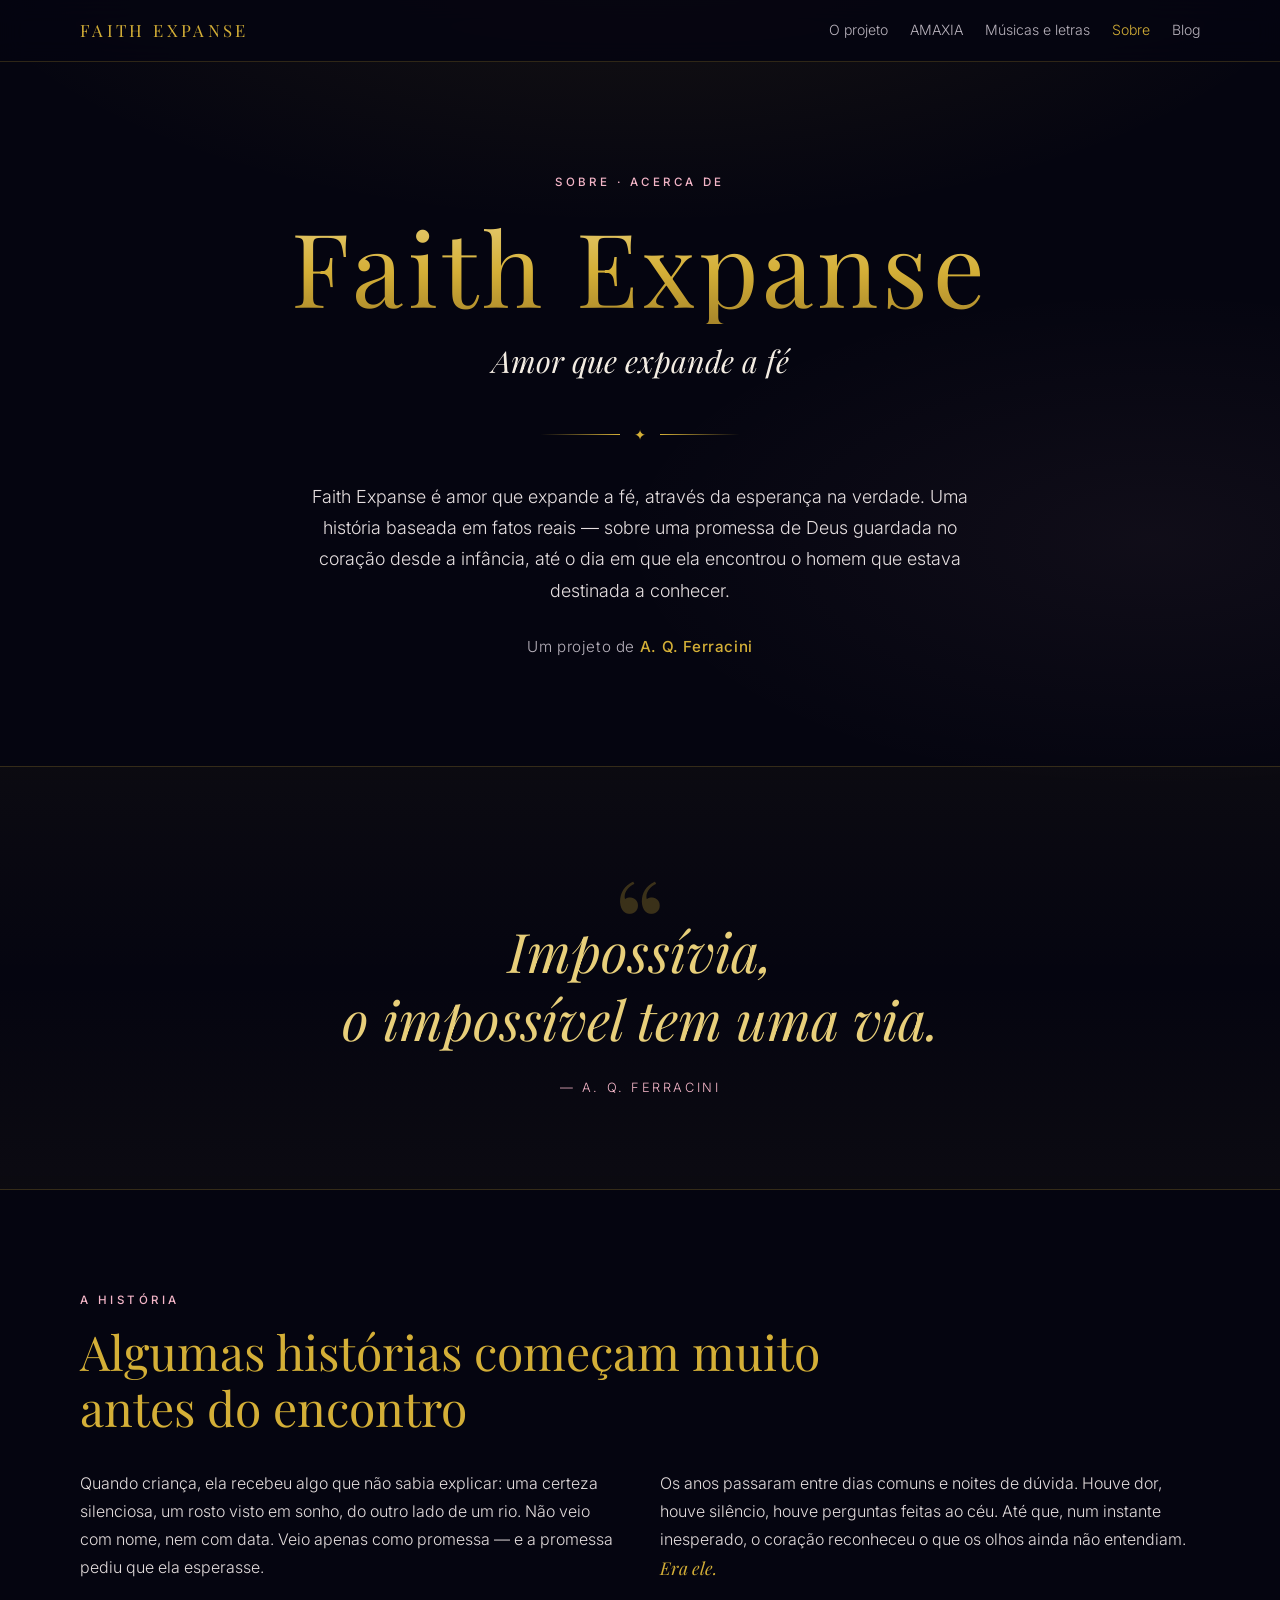
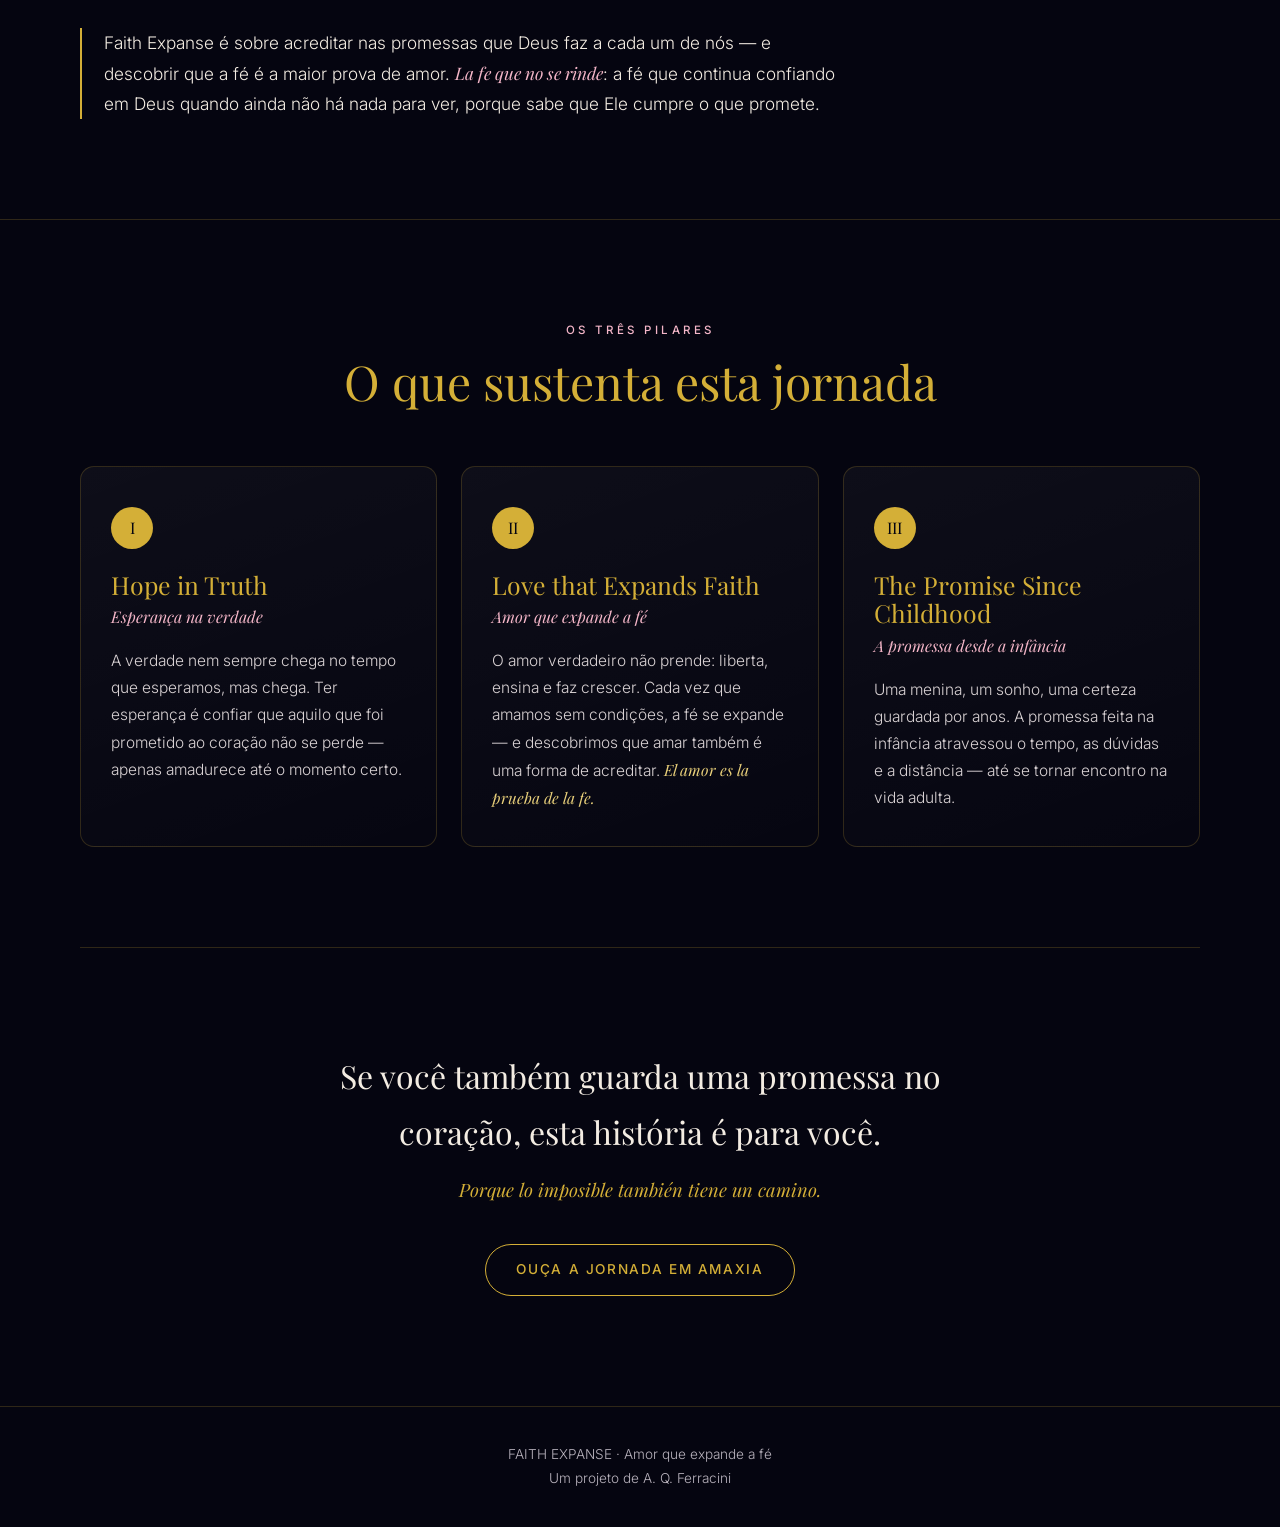
<file: sobre.html>
<!doctype html>
<html lang="pt-BR">
<head>
<meta charset="utf-8"><meta name="viewport" content="width=device-width, initial-scale=1">
<meta name="theme-color" content="#050510">
<meta name="description" content="Faith Expanse — Amor que expande a fé. Um projeto de A. Q. Ferracini, baseado em fatos reais, sobre a promessa de verdade guardada desde a infância.">
<title>Sobre — Faith Expanse · Amor que expande a fé</title>
<link rel="preconnect" href="https://fonts.googleapis.com">
<link rel="preconnect" href="https://fonts.gstatic.com" crossorigin>
<link href="https://fonts.googleapis.com/css2?family=Inter:wght@300;400;500&family=Playfair+Display:ital,wght@0,400;0,500;0,600;1,400;1,500&display=swap" rel="stylesheet">
<link rel="stylesheet" href="css/sobre.css">
</head>
<body>
<div class="petals" aria-hidden="true"></div>

<header class="topbar"><div class="wrap"><nav>
<a class="brand" href="index.html">FAITH EXPANSE</a>
<div class="links">
<a href="index.html#projeto">O projeto</a>
<a href="index.html#album">AMAXIA</a>
<a href="index.html#musicas">Músicas e letras</a>
<a href="sobre.html" aria-current="page">Sobre</a>
<a href="blog.html">Blog</a>
</div>
</nav></div></header>

<main>
<section class="hero wrap">
<div class="eyebrow">Sobre · Acerca de</div>
<h1>Faith Expanse</h1>
<p class="subtitle">Amor que expande a fé</p>
<div class="divider" aria-hidden="true"><span></span><i>✦</i><span></span></div>
<p class="lead">Faith Expanse é amor que expande a fé, através da esperança na verdade. Uma história baseada em fatos reais — sobre uma promessa de Deus guardada no coração desde a infância, até o dia em que ela encontrou o homem que estava destinada a conhecer.</p>
<p class="author">Um projeto de <strong>A. Q. Ferracini</strong></p>
</section>

<section class="quote-section">
<div class="wrap">
<figure class="quote">
<span class="mark" aria-hidden="true">“</span>
<blockquote><p>Impossívia,<br>o impossível tem uma via.</p></blockquote>
<figcaption>— A. Q. Ferracini</figcaption>
</figure>
</div>
</section>

<section class="wrap story">
<div class="eyebrow">A história</div>
<h2>Algumas histórias começam muito antes do encontro</h2>
<div class="story-grid">
<p>Quando criança, ela recebeu algo que não sabia explicar: uma certeza silenciosa, um rosto visto em sonho, do outro lado de um rio. Não veio com nome, nem com data. Veio apenas como promessa — e a promessa pediu que ela esperasse.</p>
<p>Os anos passaram entre dias comuns e noites de dúvida. Houve dor, houve silêncio, houve perguntas feitas ao céu. Até que, num instante inesperado, o coração reconheceu o que os olhos ainda não entendiam. <em>Era ele.</em></p>
</div>
<p class="story-close">Faith Expanse é sobre acreditar nas promessas que Deus faz a cada um de nós — e descobrir que a fé é a maior prova de amor. <span lang="es">La fe que no se rinde</span>: a fé que continua confiando em Deus quando ainda não há nada para ver, porque sabe que Ele cumpre o que promete.</p>
</section>

<section class="pillars-section">
<div class="wrap">
<div class="eyebrow center">Os três pilares</div>
<h2 class="center">O que sustenta esta jornada</h2>
<div class="pillars">
<article class="pillar">
<div class="num">I</div>
<h3>Hope in Truth</h3>
<p class="pillar-sub">Esperança na verdade</p>
<p>A verdade nem sempre chega no tempo que esperamos, mas chega. Ter esperança é confiar que aquilo que foi prometido ao coração não se perde — apenas amadurece até o momento certo.</p>
</article>
<article class="pillar">
<div class="num">II</div>
<h3>Love that Expands Faith</h3>
<p class="pillar-sub">Amor que expande a fé</p>
<p>O amor verdadeiro não prende: liberta, ensina e faz crescer. Cada vez que amamos sem condições, a fé se expande — e descobrimos que amar também é uma forma de acreditar. <span lang="es">El amor es la prueba de la fe.</span></p>
</article>
<article class="pillar">
<div class="num">III</div>
<h3>The Promise Since Childhood</h3>
<p class="pillar-sub">A promessa desde a infância</p>
<p>Uma menina, um sonho, uma certeza guardada por anos. A promessa feita na infância atravessou o tempo, as dúvidas e a distância — até se tornar encontro na vida adulta.</p>
</article>
</div>
</div>
</section>

<section class="wrap closing">
<p class="closing-line">Se você também guarda uma promessa no coração, esta história é para você.</p>
<p class="closing-es" lang="es">Porque lo imposible también tiene un camino.</p>
<a class="btn" href="index.html#musicas">Ouça a jornada em AMAXIA</a>
</section>
</main>

<footer><div class="wrap">FAITH EXPANSE · Amor que expande a fé<br>Um projeto de A. Q. Ferracini</div></footer>

<script>
(function(){
  if (window.matchMedia('(prefers-reduced-motion: reduce)').matches) return;
  var box = document.querySelector('.petals');
  var count = window.innerWidth < 700 ? 14 : 26;
  for (var i = 0; i < count; i++) {
    var p = document.createElement('span');
    p.className = 'petal';
    var size = 8 + Math.random() * 10;
    p.style.left = (Math.random() * 100) + 'vw';
    p.style.width = size + 'px';
    p.style.height = (size * 0.8) + 'px';
    p.style.animationDuration = (12 + Math.random() * 14) + 's, ' + (3 + Math.random() * 4) + 's';
    p.style.animationDelay = (-Math.random() * 26) + 's, ' + (-Math.random() * 4) + 's';
    p.style.opacity = (0.35 + Math.random() * 0.5).toFixed(2);
    box.appendChild(p);
  }
})();
</script>
</body>
</html>
</file>
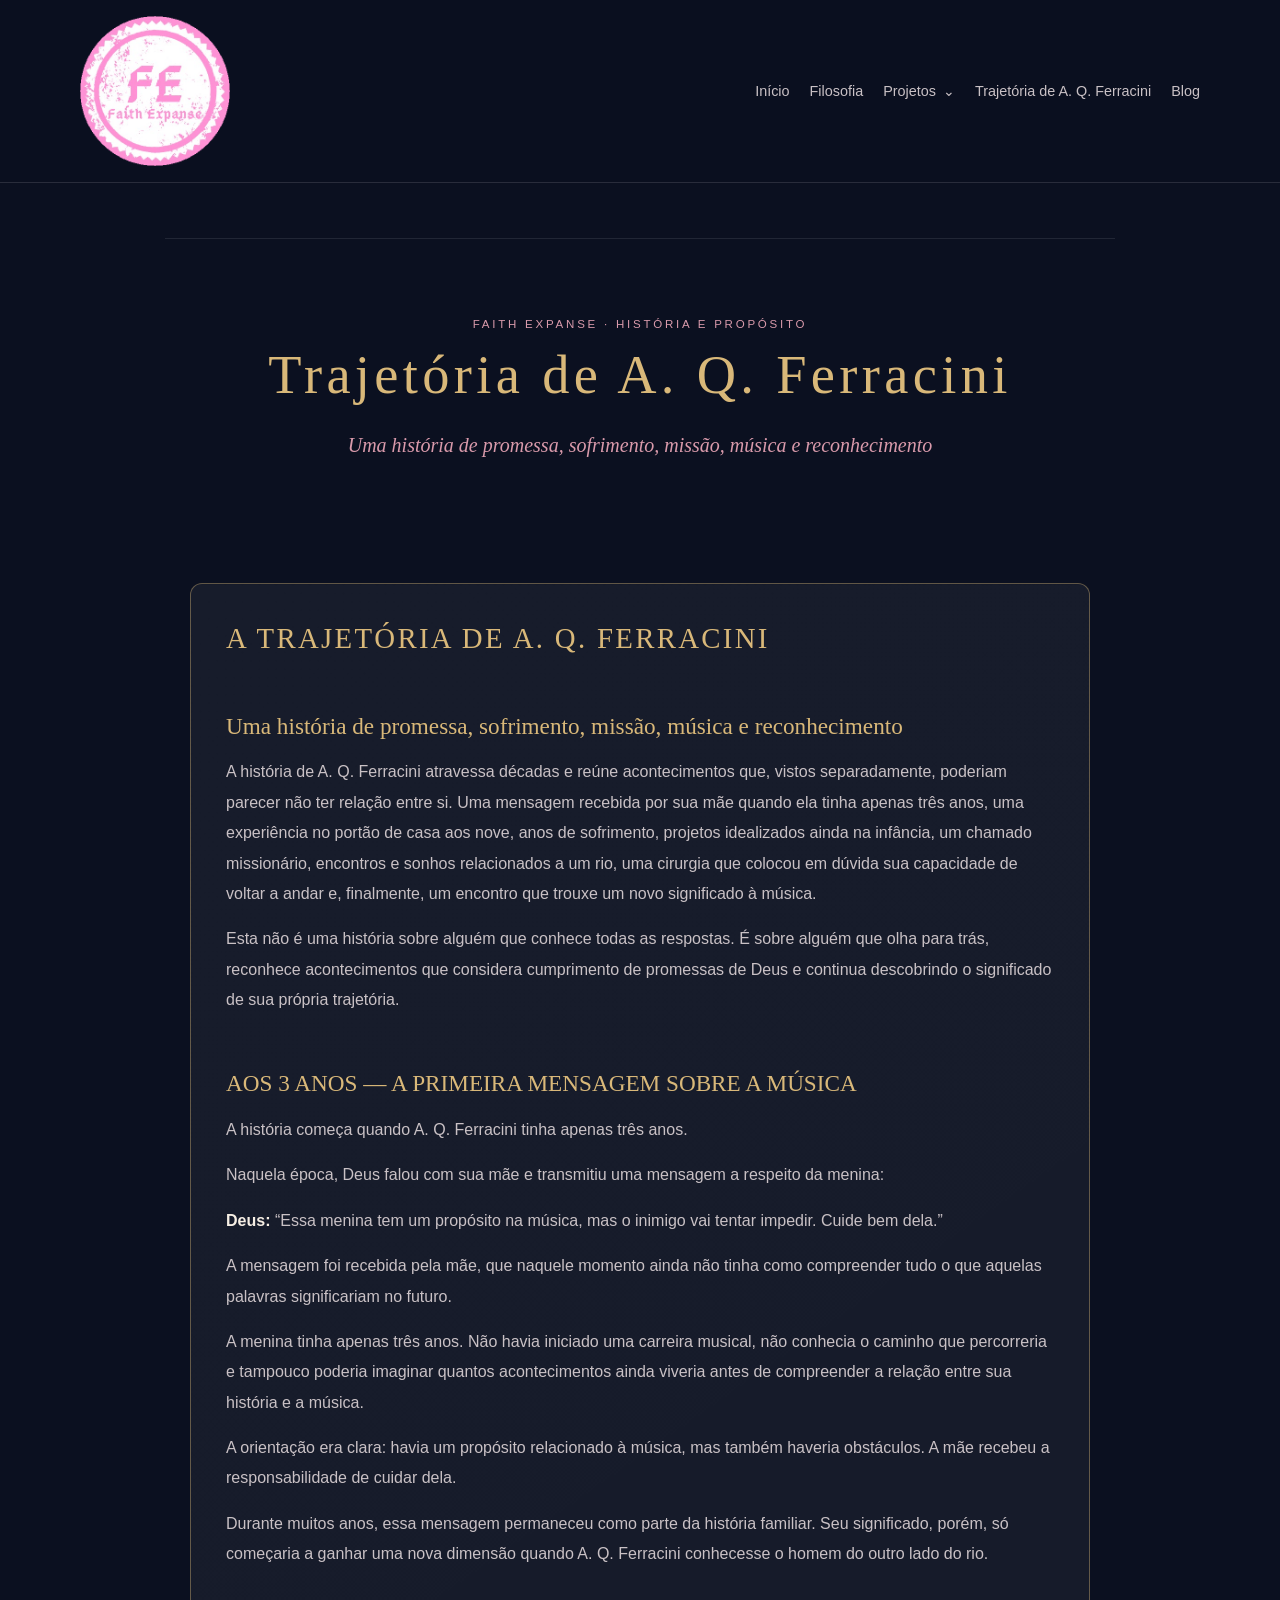
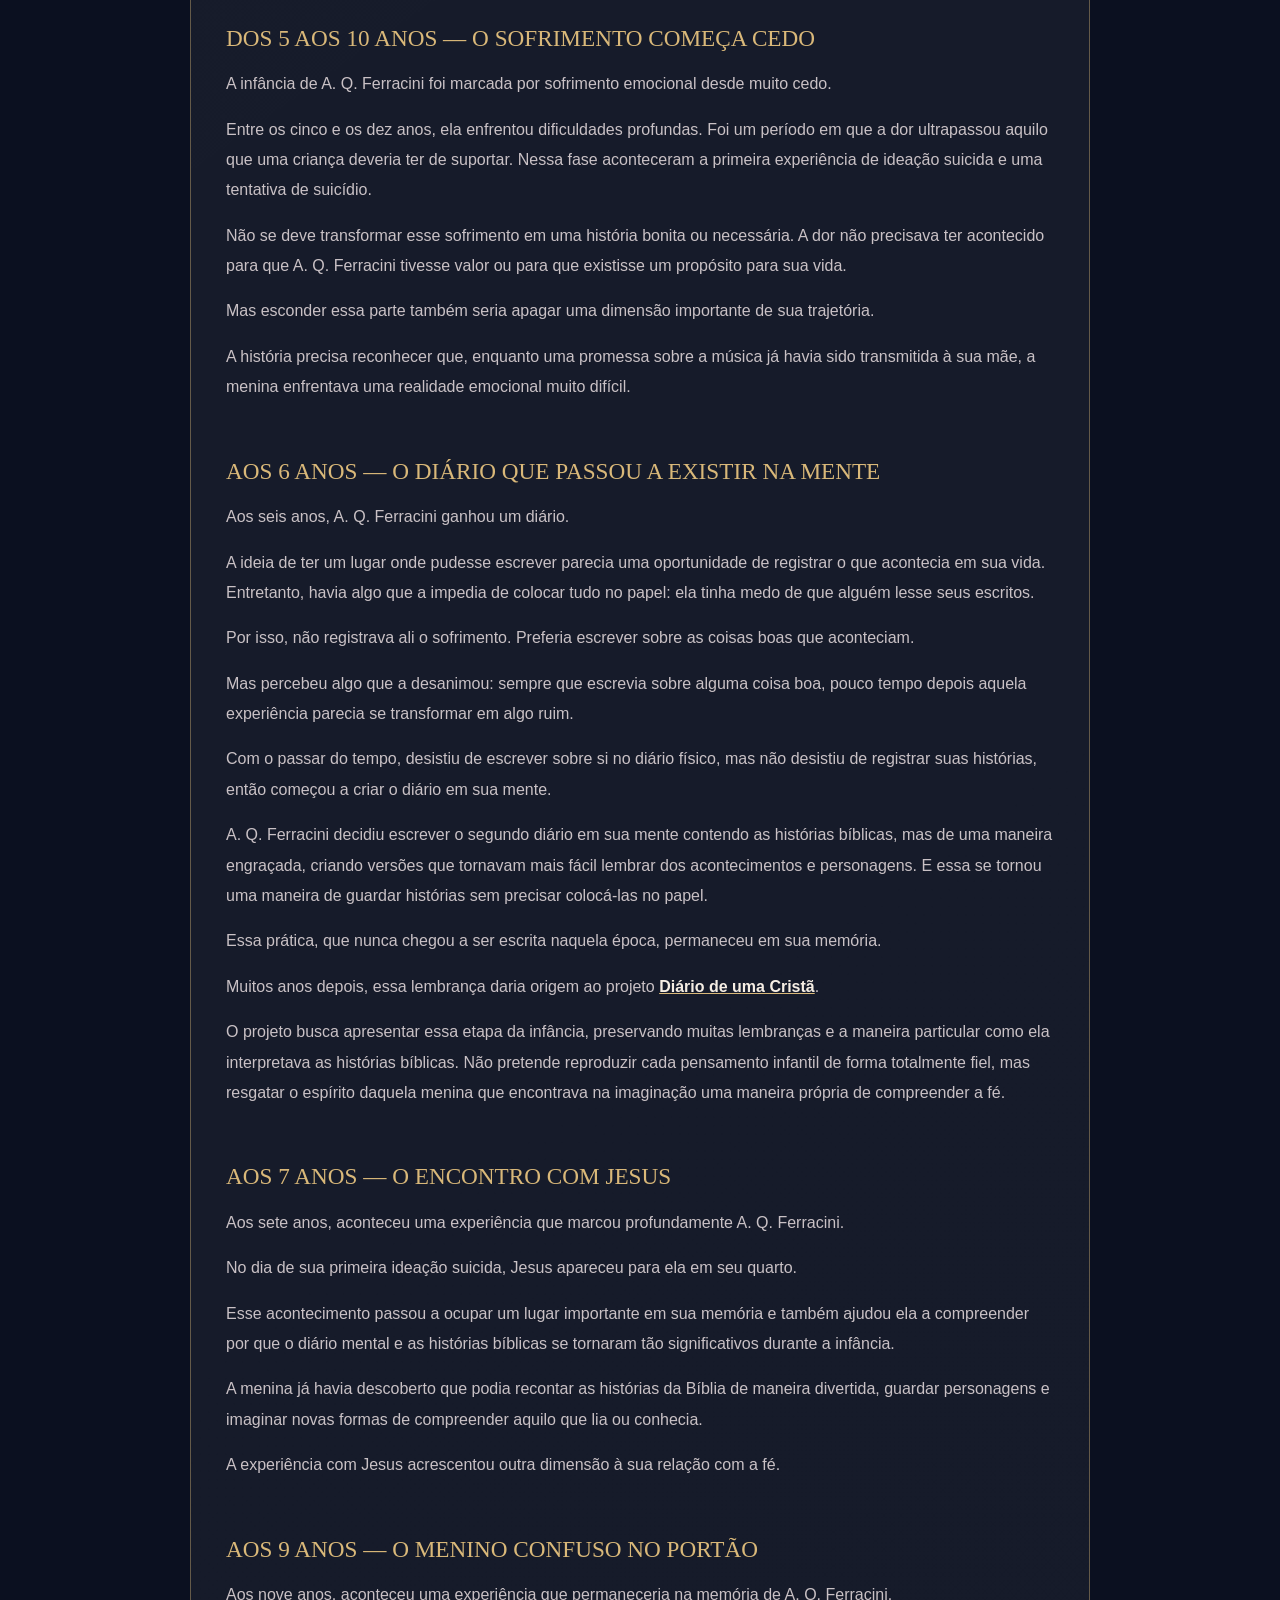
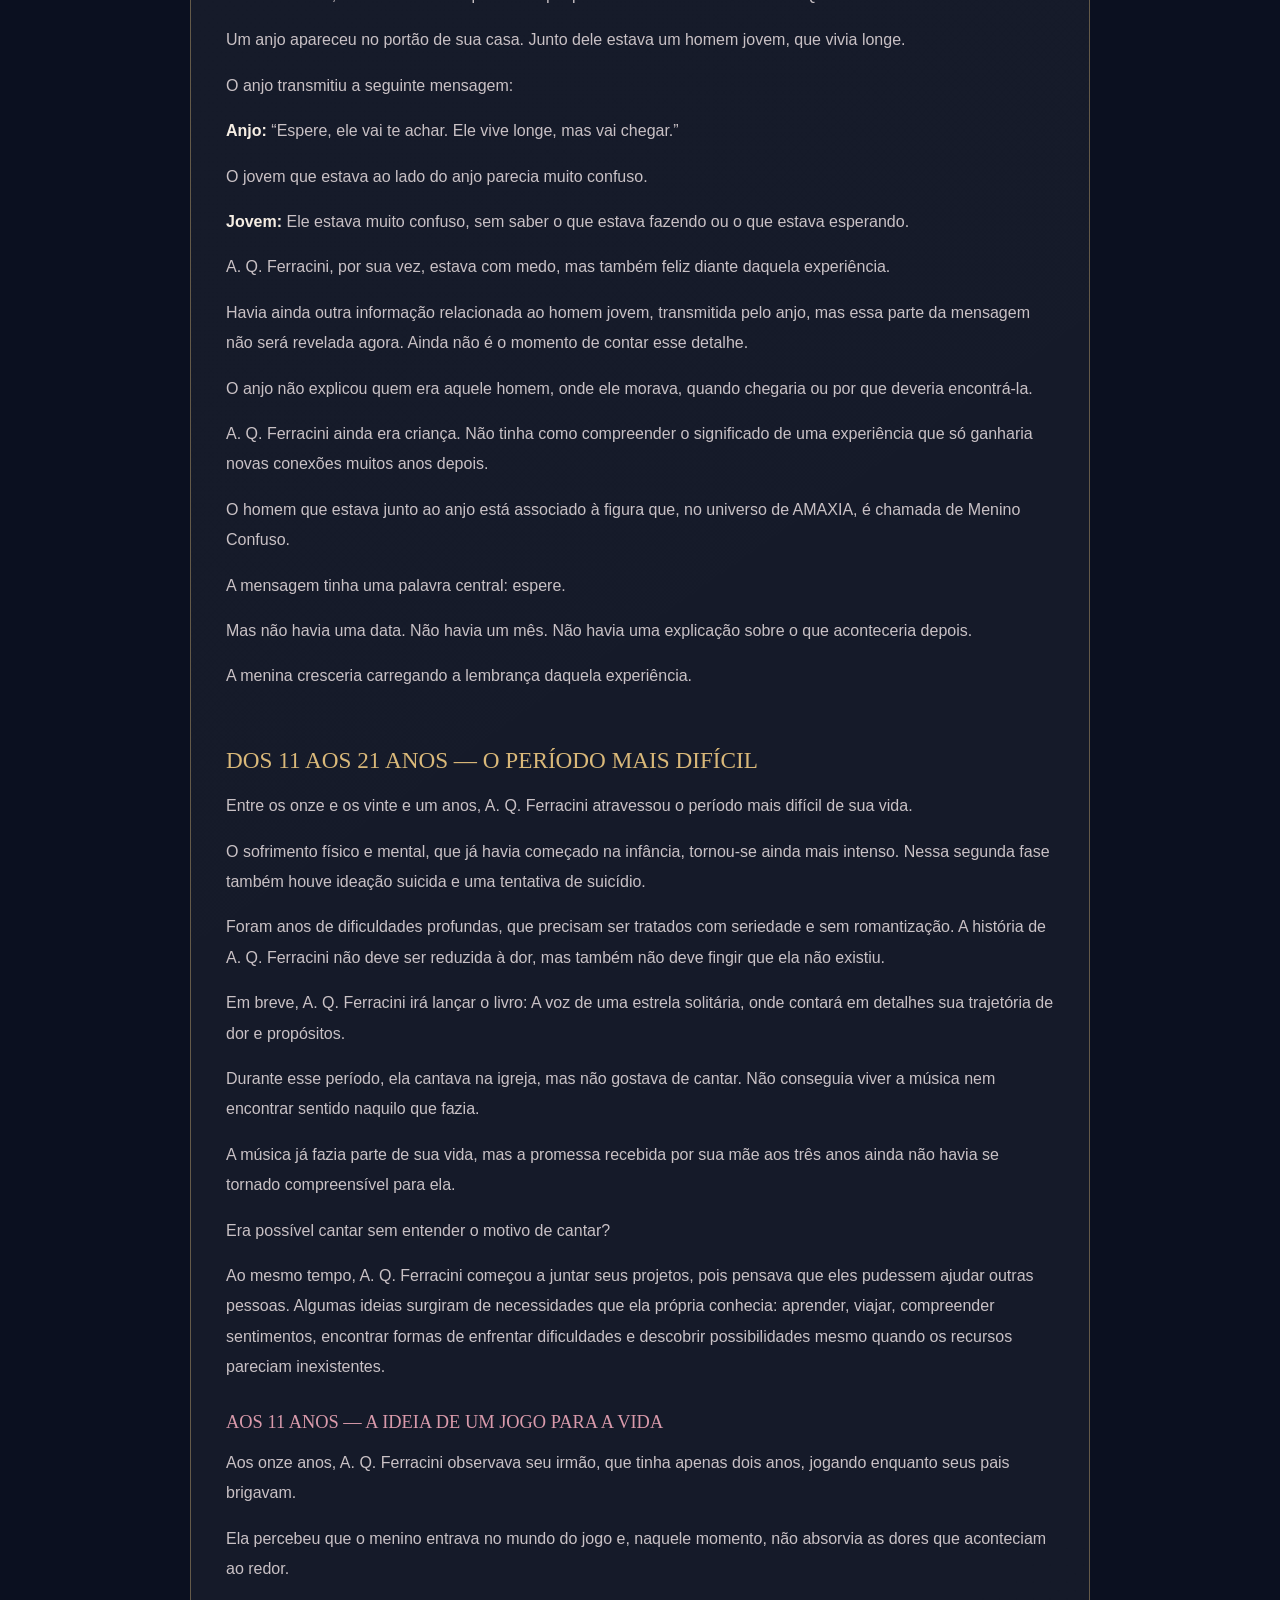
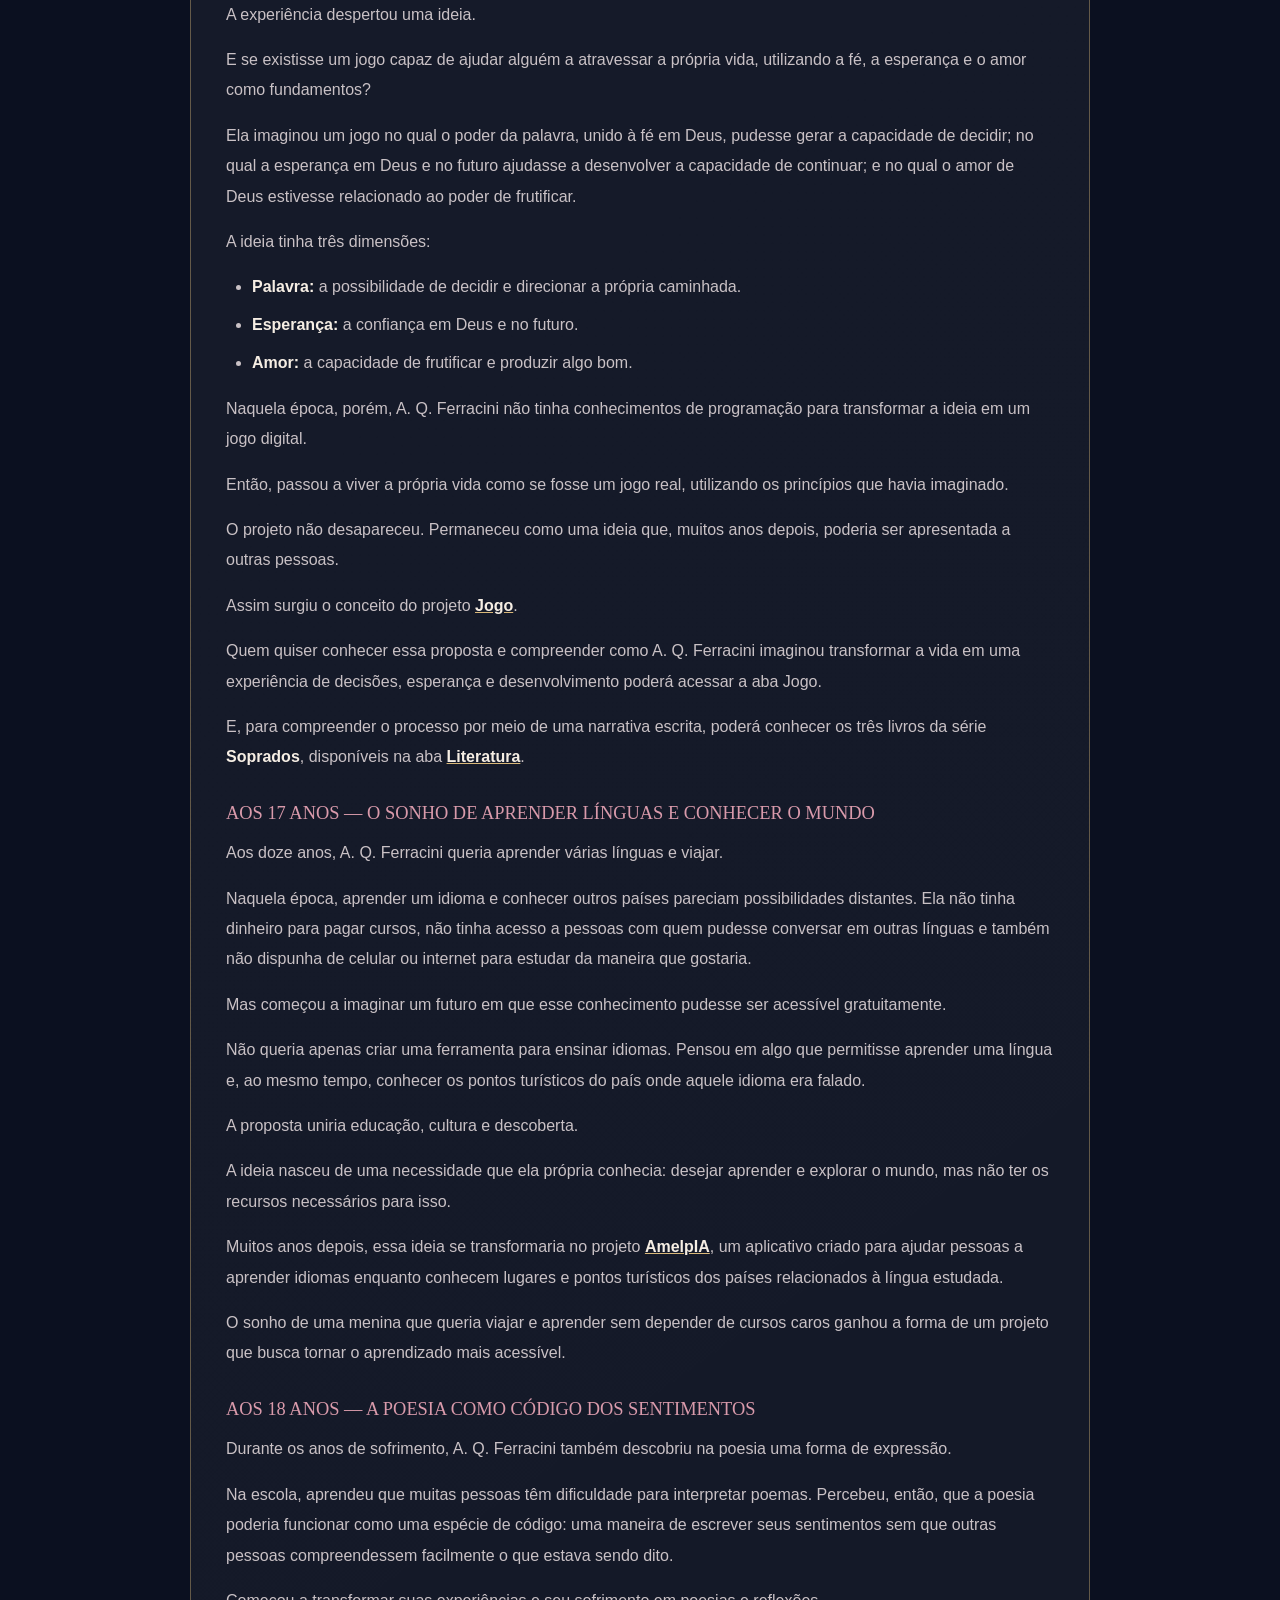
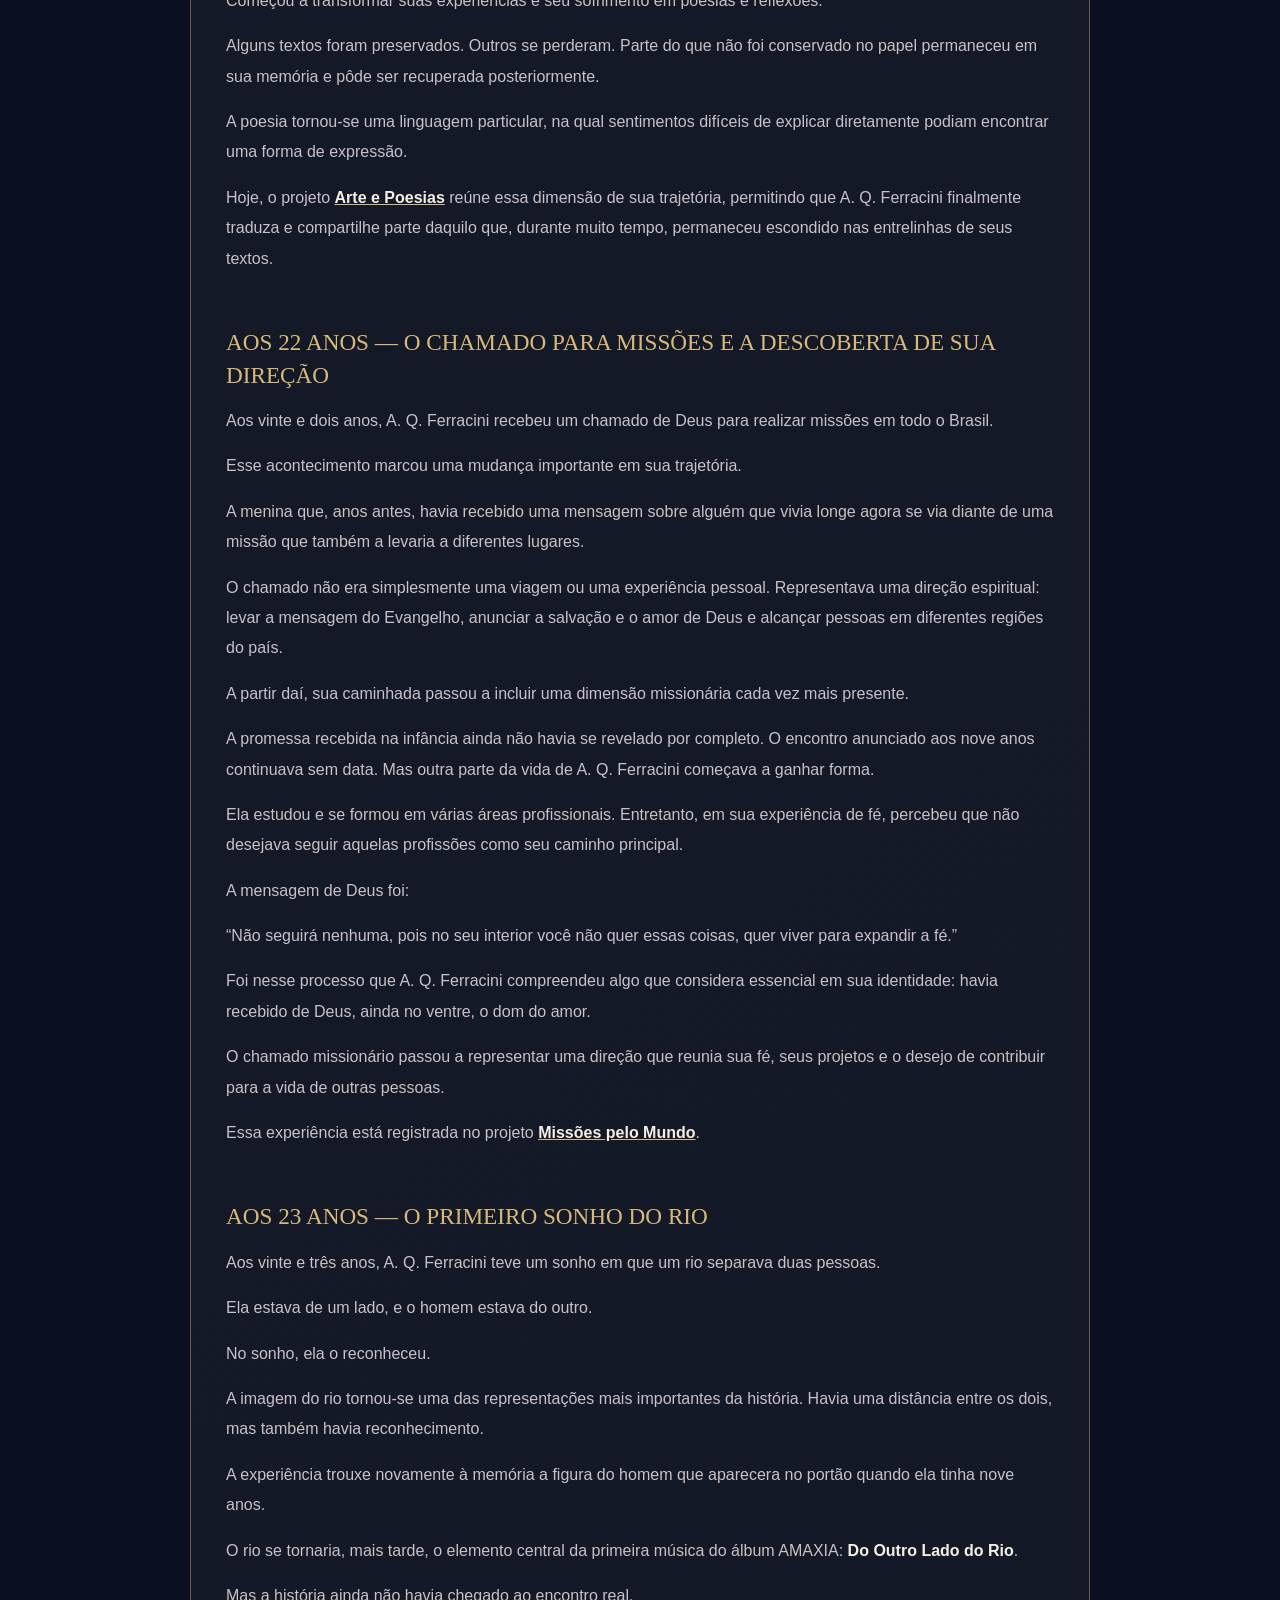
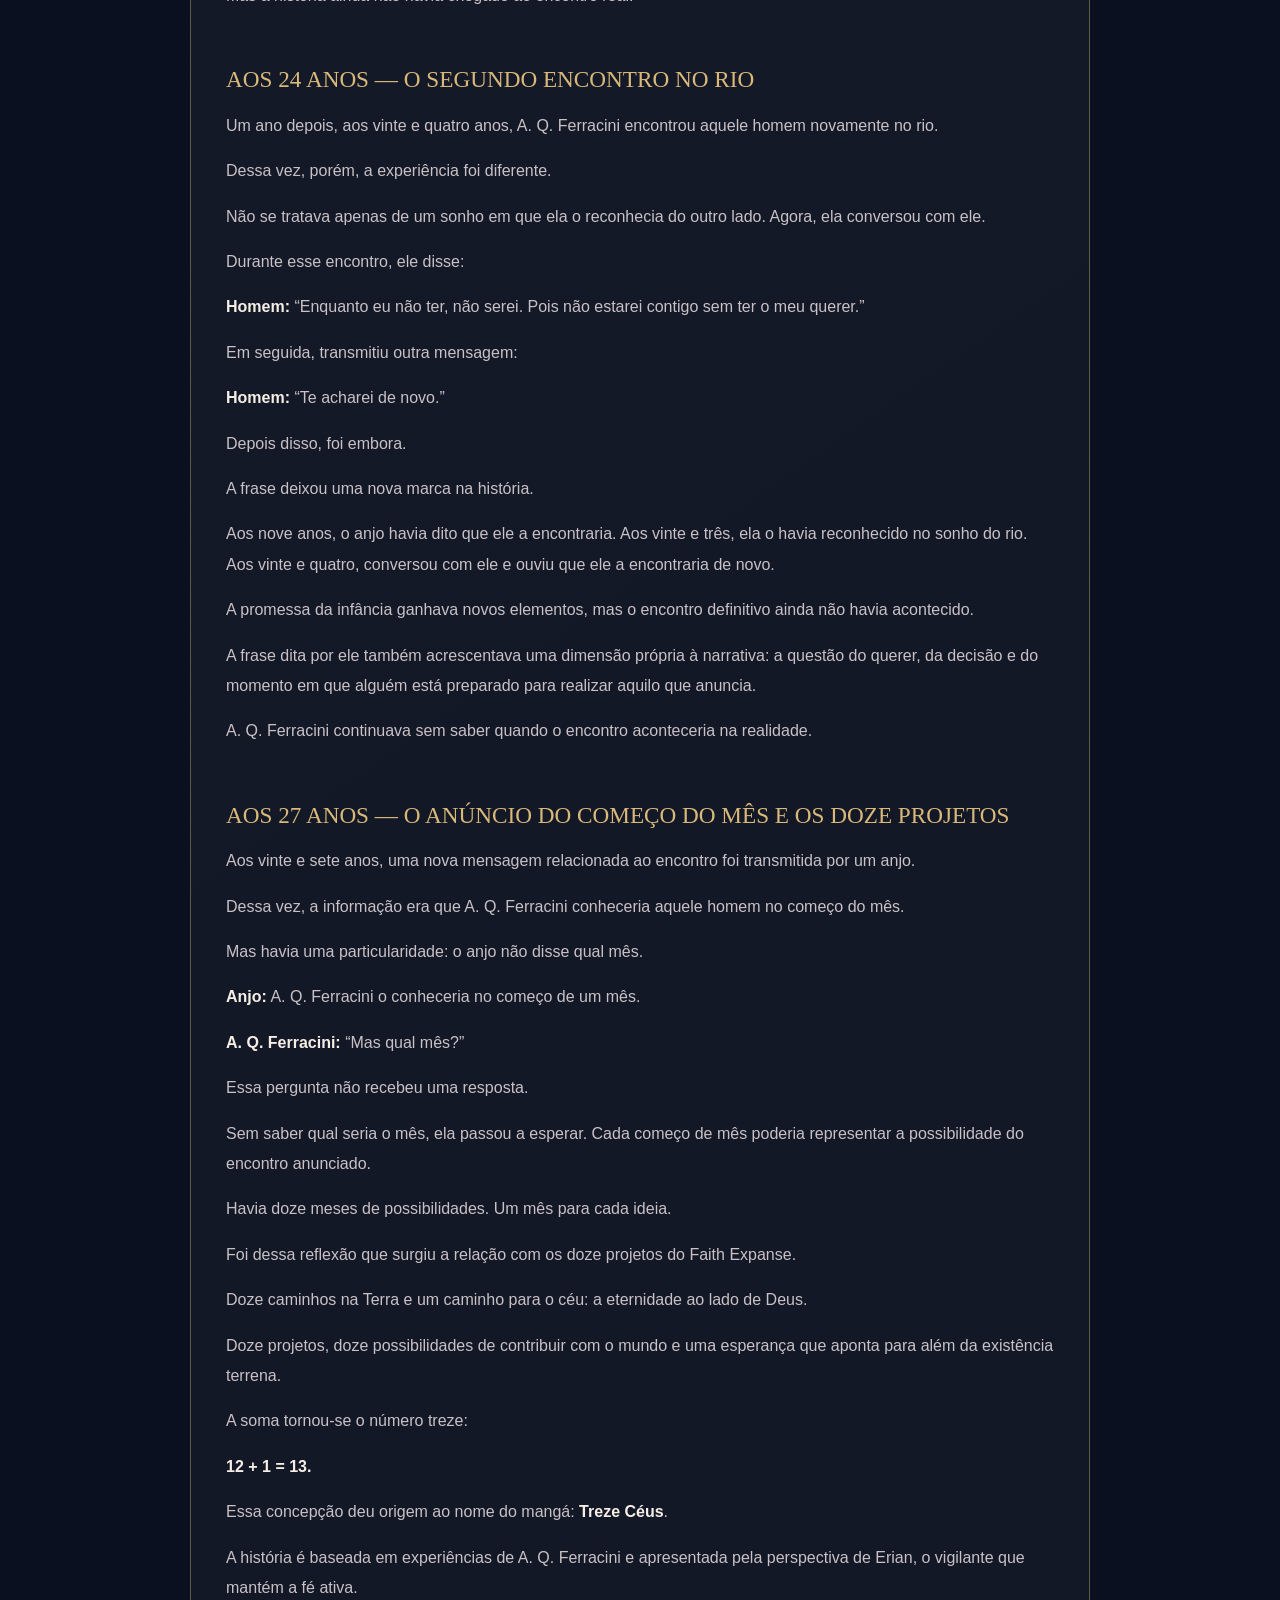
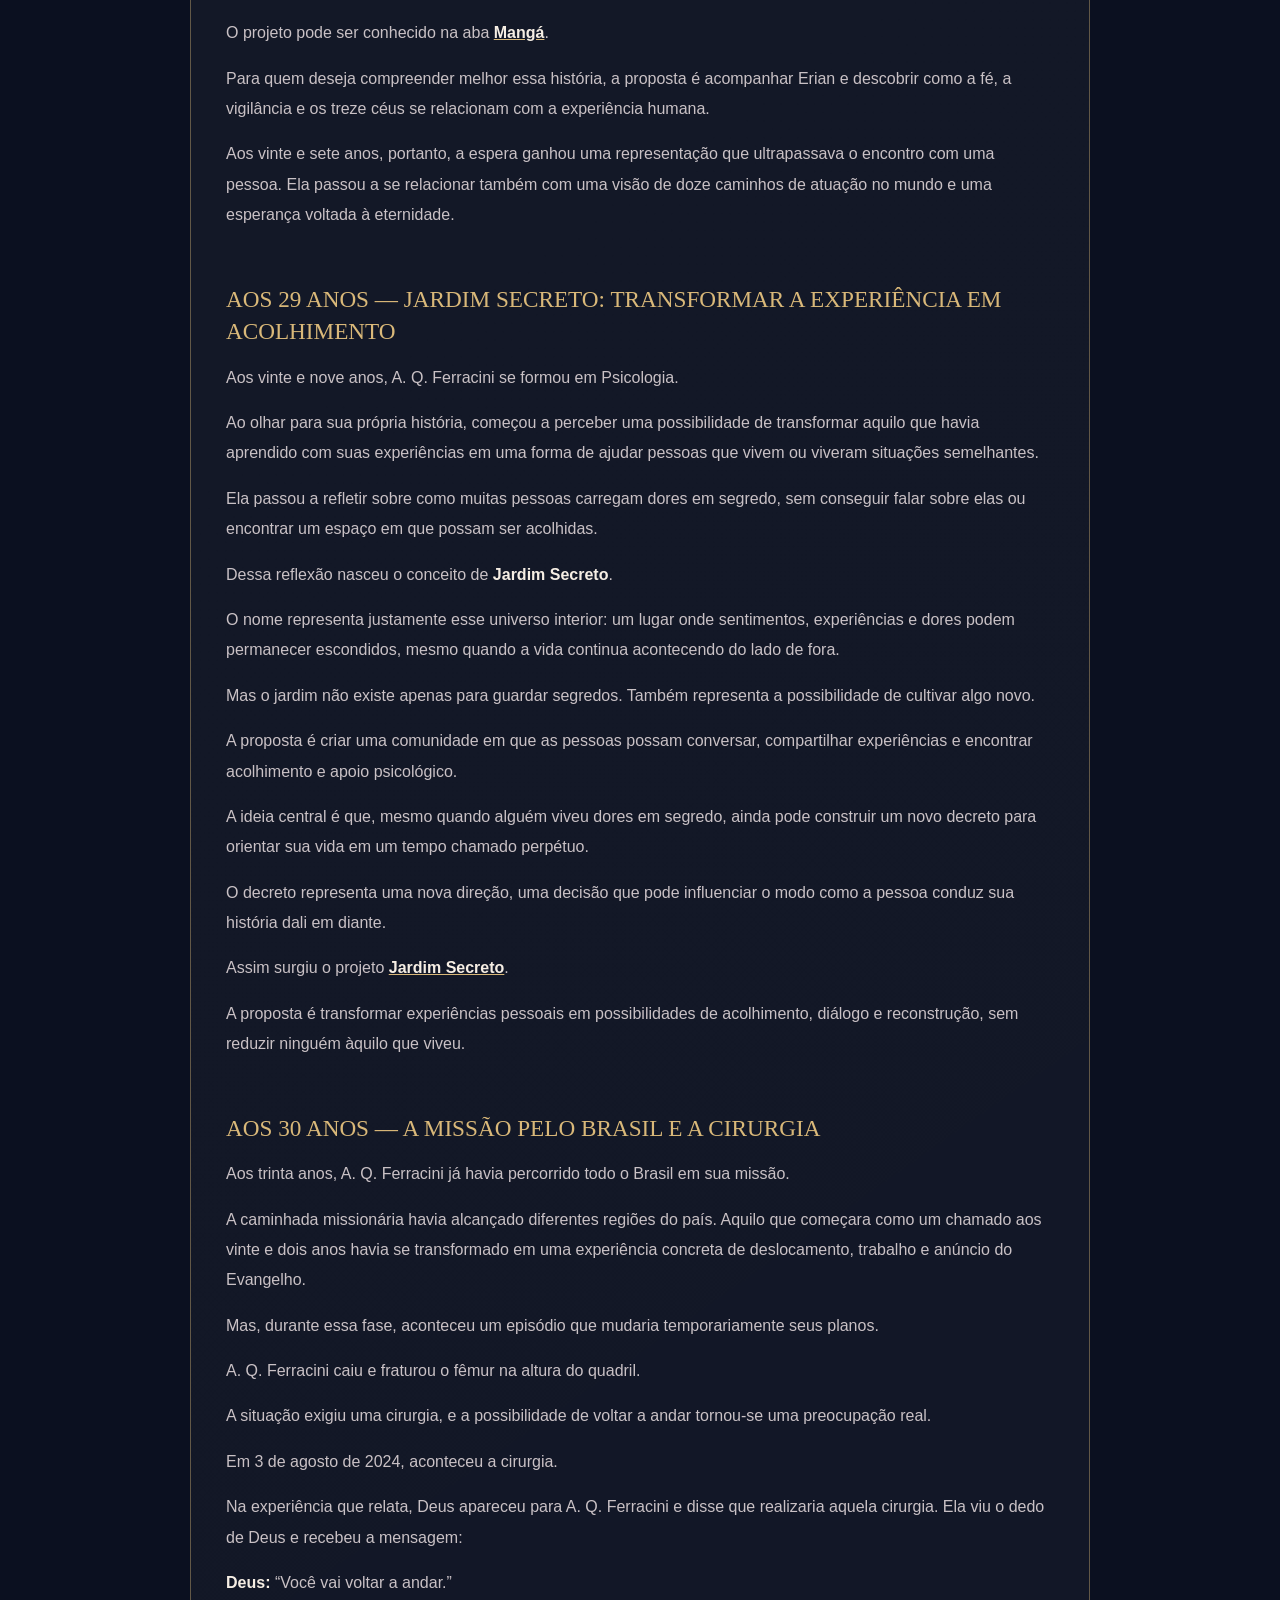
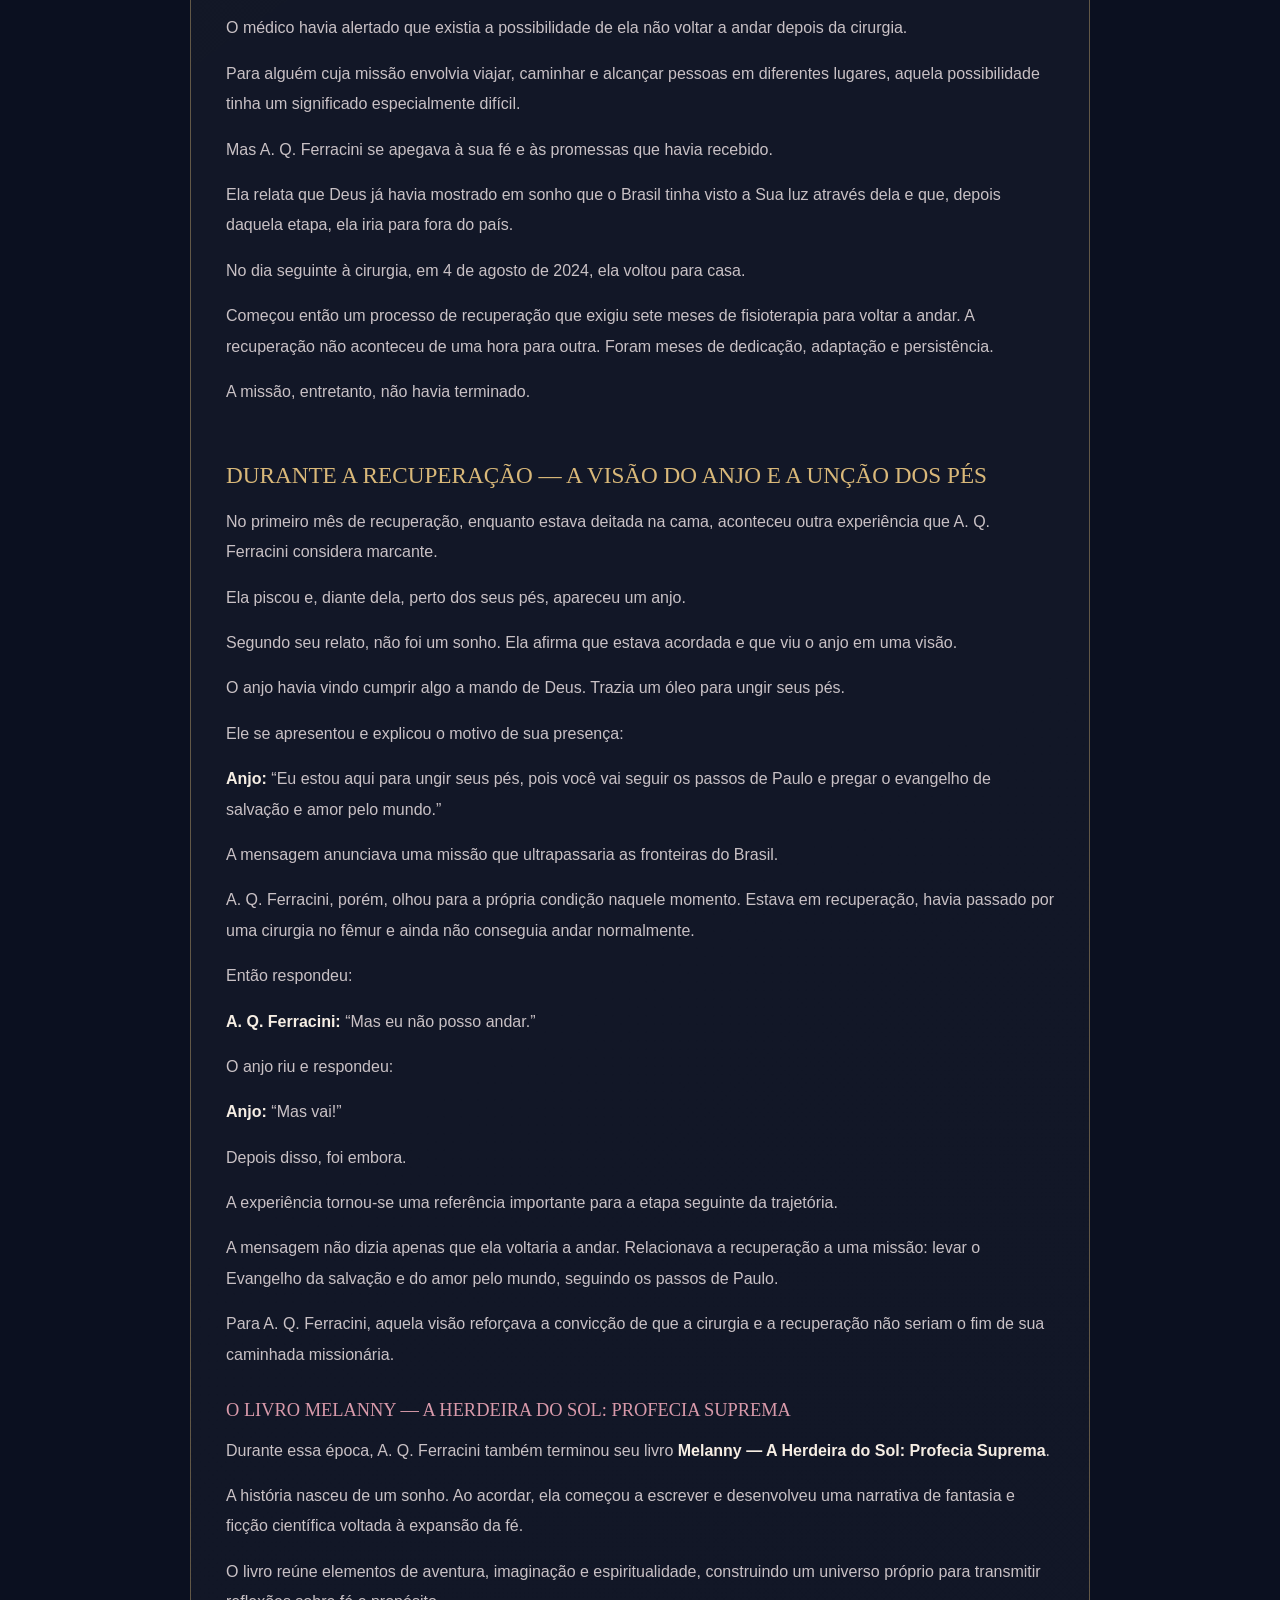
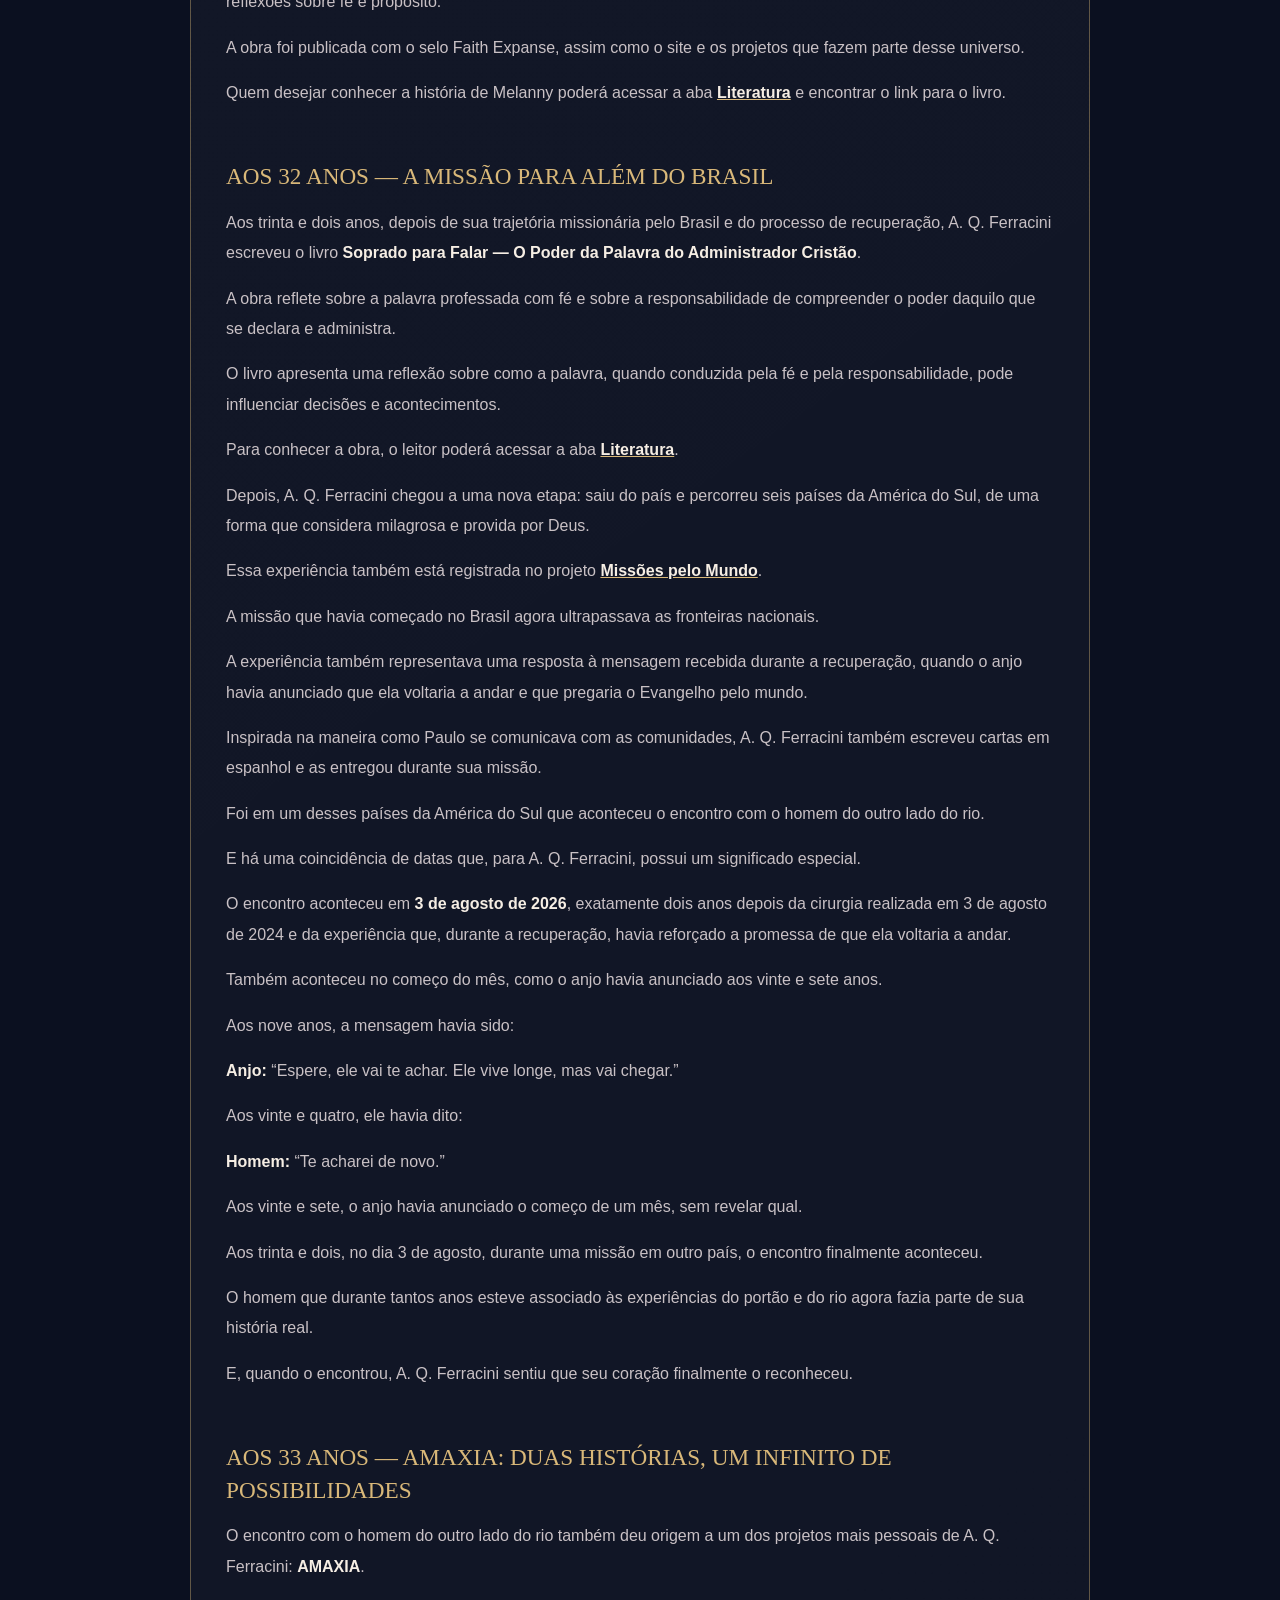
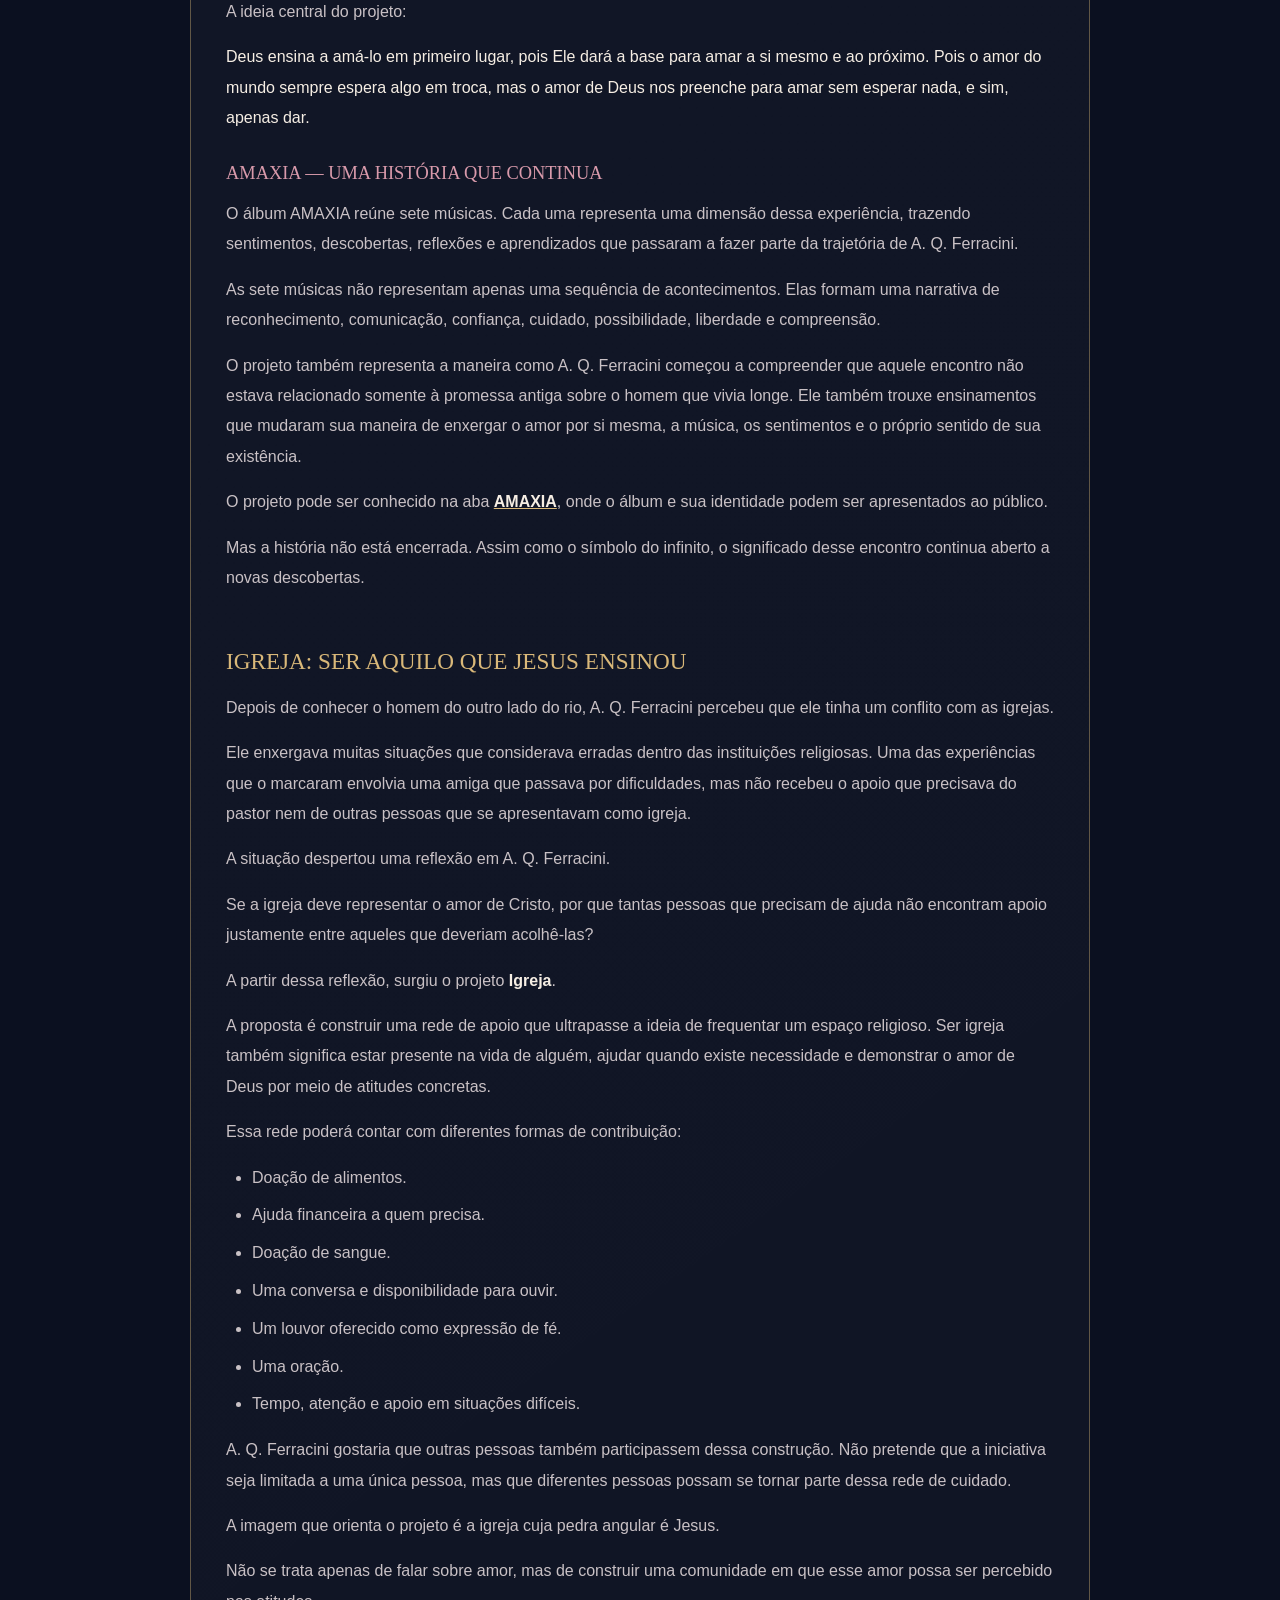
<file: trajetoria.html>
<!doctype html>
<html lang="pt-BR">
<head>
<meta charset="utf-8">
<meta name="viewport" content="width=device-width, initial-scale=1">
<meta name="theme-color" content="#0b1020">
<meta name="description" content="A trajetória de A. Q. Ferracini — uma história de promessa, sofrimento, missão, música e reconhecimento.">
<title>Trajetória de A. Q. Ferracini | Faith Expanse</title>
<link rel="stylesheet" href="css/style.css">

<style>
.site-logo {
  display:block;
  width:150px;
  max-width:38vw;
  height:auto;
  object-fit:contain;
}

.project-dropdown { position:relative; }
.project-dropdown summary { list-style:none; cursor:pointer; }
.project-dropdown summary::-webkit-details-marker { display:none; }
.project-dropdown summary::after {
  content:"⌄";
  display:inline-block;
  margin-left:7px;
  transition:transform .2s;
}
.project-dropdown[open] summary::after { transform:rotate(180deg); }

.project-dropdown .dropdown-list {
  position:absolute;
  top:calc(100% + 12px);
  right:0;
  z-index:1000;
  min-width:230px;
  padding:10px;
  display:grid;
  gap:3px;
  background:#17213b;
  border:1px solid #d9b87988;
  border-radius:9px;
  box-shadow:0 12px 30px #0008;
}

.project-dropdown .dropdown-list a {
  display:block;
  padding:10px 12px;
  color:var(--cream);
  text-decoration:none;
  border-radius:5px;
}
.project-dropdown .dropdown-list a:hover {
  color:var(--gold);
  background:#ffffff10;
}

.trajectory-hero {
  max-width:950px;
  margin:55px auto 25px;
  text-align:center;
}
.trajectory-hero h1 {
  color:var(--gold);
  font-family:Georgia,'Times New Roman',serif;
  font-size:clamp(2rem,5vw,3.4rem);
  line-height:1.2;
  text-align:center;
}
.trajectory-hero .subtitle {
  color:var(--rose);
  font-family:Georgia,serif;
  font-style:italic;
  font-size:clamp(1rem,2.5vw,1.25rem);
  text-align:center;
}

.trajectory-content {
  max-width:900px;
  margin:0 auto 70px;
  padding:35px;
  border:1px solid #d9b87966;
  border-radius:12px;
  background:linear-gradient(145deg,#ffffff0d,#ffffff04);
  color:var(--cream);
  line-height:1.9;
}
.trajectory-content h1 {
  color:var(--gold);
  font-family:Georgia,serif;
  font-size:1.8rem;
  line-height:1.35;
  margin:0 0 15px;
}
.trajectory-content h2 {
  color:var(--gold);
  font-family:Georgia,serif;
  font-size:1.45rem;
  line-height:1.4;
  margin:42px 0 15px;
  padding-top:10px;
}
.trajectory-content h3 {
  color:var(--rose);
  font-family:Georgia,serif;
  font-size:1.15rem;
  margin:30px 0 12px;
}
.trajectory-content p {
  color:var(--muted);
  line-height:1.9;
  margin:15px 0;
}
.trajectory-content strong { color:var(--cream); }
.trajectory-content a {
  color:var(--gold);
  text-decoration:underline;
}
.trajectory-content a:hover { color:var(--rose); }
.trajectory-content ul,
.trajectory-content ol {
  padding-left:26px;
  color:var(--muted);
}
.trajectory-content li {
  margin:9px 0;
  line-height:1.8;
}
.trajectory-content blockquote {
  margin:22px 0;
  padding:15px 20px;
  border-left:3px solid var(--rose);
  color:var(--cream);
  font-family:Georgia,serif;
  font-style:italic;
  background:#ffffff08;
}
.trajectory-divider {
  border:0;
  border-top:1px solid #d9b87955;
  margin:38px 0;
}
.trajectory-footer-note {
  text-align:center;
  color:var(--muted);
  margin:40px auto 55px;
  font-family:Georgia,serif;
}

@media(max-width:700px) {
  .trajectory-content { padding:24px 20px; }
}
@media(max-width:520px) {
  .project-dropdown .dropdown-list {
    right:-55px;
    min-width:210px;
  }
}
</style>
</head>

<body>

<div class="petals" aria-hidden="true"></div>

<header>
  <div class="wrap">
    <nav>
      <a class="brand" href="index.html#inicio" aria-label="Faith Expanse - Início">
        <img class="site-logo" src="logo%20(Faith%20Expanse).png" alt="Faith Expanse">
      </a>

      <div class="links">
        <a href="index.html#inicio">Início</a>
        <a href="filosofia.html">Filosofia</a>

        <details class="project-dropdown">
          <summary>Projetos</summary>
          <div class="dropdown-list">
            <a href="manga.html">Mangá</a>
            <a href="amaxia.html">AMAXIA</a>
            <a href="literatura.html">Literatura</a>
            <a href="contrastride.html">ContraStride</a>
            <a href="entrelinhas.html">Entrelinhas</a>
            <a href="diario.html">Diário de uma Cristã</a>
            <a href="igreja.html">Igreja</a>
            <a href="jogo.html">Jogo</a>
            <a href="arte.html">Arte e Poesias</a>
            <a href="missoes.html">Missões pelo Mundo</a>
            <a href="historia.html">Jardim Secreto</a>
            <a href="amelpia.html">AmelpIA</a>
          </div>
        </details>

        <a href="trajetoria.html">Trajetória de A. Q. Ferracini</a>
        <a href="blog.html#inicio">Blog</a>
      </div>
    </nav>
  </div>
</header>

<main>

<section class="wrap trajectory-hero">
  <div class="eyebrow">Faith Expanse · História e propósito</div>
  <h1>Trajetória de A. Q. Ferracini</h1>
  <p class="subtitle">Uma história de promessa, sofrimento, missão, música e reconhecimento</p>
</section>

<article class="trajectory-content">

<h1>A TRAJETÓRIA DE A. Q. FERRACINI</h1>
<h2>Uma história de promessa, sofrimento, missão, música e reconhecimento</h2>

<p>A história de A. Q. Ferracini atravessa décadas e reúne acontecimentos que, vistos separadamente, poderiam parecer não ter relação entre si. Uma mensagem recebida por sua mãe quando ela tinha apenas três anos, uma experiência no portão de casa aos nove, anos de sofrimento, projetos idealizados ainda na infância, um chamado missionário, encontros e sonhos relacionados a um rio, uma cirurgia que colocou em dúvida sua capacidade de voltar a andar e, finalmente, um encontro que trouxe um novo significado à música.</p>

<p>Esta não é uma história sobre alguém que conhece todas as respostas. É sobre alguém que olha para trás, reconhece acontecimentos que considera cumprimento de promessas de Deus e continua descobrindo o significado de sua própria trajetória.</p>

<h2>AOS 3 ANOS — A PRIMEIRA MENSAGEM SOBRE A MÚSICA</h2>

<p>A história começa quando A. Q. Ferracini tinha apenas três anos.</p>
<p>Naquela época, Deus falou com sua mãe e transmitiu uma mensagem a respeito da menina:</p>
<p><strong>Deus:</strong> “Essa menina tem um propósito na música, mas o inimigo vai tentar impedir. Cuide bem dela.”</p>
<p>A mensagem foi recebida pela mãe, que naquele momento ainda não tinha como compreender tudo o que aquelas palavras significariam no futuro.</p>
<p>A menina tinha apenas três anos. Não havia iniciado uma carreira musical, não conhecia o caminho que percorreria e tampouco poderia imaginar quantos acontecimentos ainda viveria antes de compreender a relação entre sua história e a música.</p>
<p>A orientação era clara: havia um propósito relacionado à música, mas também haveria obstáculos. A mãe recebeu a responsabilidade de cuidar dela.</p>
<p>Durante muitos anos, essa mensagem permaneceu como parte da história familiar. Seu significado, porém, só começaria a ganhar uma nova dimensão quando A. Q. Ferracini conhecesse o homem do outro lado do rio.</p>

<h2>DOS 5 AOS 10 ANOS — O SOFRIMENTO COMEÇA CEDO</h2>

<p>A infância de A. Q. Ferracini foi marcada por sofrimento emocional desde muito cedo.</p>
<p>Entre os cinco e os dez anos, ela enfrentou dificuldades profundas. Foi um período em que a dor ultrapassou aquilo que uma criança deveria ter de suportar. Nessa fase aconteceram a primeira experiência de ideação suicida e uma tentativa de suicídio.</p>
<p>Não se deve transformar esse sofrimento em uma história bonita ou necessária. A dor não precisava ter acontecido para que A. Q. Ferracini tivesse valor ou para que existisse um propósito para sua vida.</p>
<p>Mas esconder essa parte também seria apagar uma dimensão importante de sua trajetória.</p>
<p>A história precisa reconhecer que, enquanto uma promessa sobre a música já havia sido transmitida à sua mãe, a menina enfrentava uma realidade emocional muito difícil.</p>

<h2>AOS 6 ANOS — O DIÁRIO QUE PASSOU A EXISTIR NA MENTE</h2>

<p>Aos seis anos, A. Q. Ferracini ganhou um diário.</p>
<p>A ideia de ter um lugar onde pudesse escrever parecia uma oportunidade de registrar o que acontecia em sua vida. Entretanto, havia algo que a impedia de colocar tudo no papel: ela tinha medo de que alguém lesse seus escritos.</p>
<p>Por isso, não registrava ali o sofrimento. Preferia escrever sobre as coisas boas que aconteciam.</p>
<p>Mas percebeu algo que a desanimou: sempre que escrevia sobre alguma coisa boa, pouco tempo depois aquela experiência parecia se transformar em algo ruim.</p>
<p>Com o passar do tempo, desistiu de escrever sobre si no diário físico, mas não desistiu de registrar suas histórias, então começou a criar o diário em sua mente.</p>
<p>A. Q. Ferracini decidiu escrever o segundo diário em sua mente contendo as histórias bíblicas, mas de uma maneira engraçada, criando versões que tornavam mais fácil lembrar dos acontecimentos e personagens. E essa se tornou uma maneira de guardar histórias sem precisar colocá-las no papel.</p>
<p>Essa prática, que nunca chegou a ser escrita naquela época, permaneceu em sua memória.</p>
<p>Muitos anos depois, essa lembrança daria origem ao projeto <a href="https://anaferracini.github.io/faithexpanse/diario.html" target="_blank" rel="noopener noreferrer"><strong>Diário de uma Cristã</strong></a>.</p>
<p>O projeto busca apresentar essa etapa da infância, preservando muitas lembranças e a maneira particular como ela interpretava as histórias bíblicas. Não pretende reproduzir cada pensamento infantil de forma totalmente fiel, mas resgatar o espírito daquela menina que encontrava na imaginação uma maneira própria de compreender a fé.</p>

<h2>AOS 7 ANOS — O ENCONTRO COM JESUS</h2>

<p>Aos sete anos, aconteceu uma experiência que marcou profundamente A. Q. Ferracini.</p>
<p>No dia de sua primeira ideação suicida, Jesus apareceu para ela em seu quarto.</p>
<p>Esse acontecimento passou a ocupar um lugar importante em sua memória e também ajudou ela a compreender por que o diário mental e as histórias bíblicas se tornaram tão significativos durante a infância.</p>
<p>A menina já havia descoberto que podia recontar as histórias da Bíblia de maneira divertida, guardar personagens e imaginar novas formas de compreender aquilo que lia ou conhecia.</p>
<p>A experiência com Jesus acrescentou outra dimensão à sua relação com a fé.</p>

<h2>AOS 9 ANOS — O MENINO CONFUSO NO PORTÃO</h2>

<p>Aos nove anos, aconteceu uma experiência que permaneceria na memória de A. Q. Ferracini.</p>
<p>Um anjo apareceu no portão de sua casa. Junto dele estava um homem jovem, que vivia longe.</p>
<p>O anjo transmitiu a seguinte mensagem:</p>
<p><strong>Anjo:</strong> “Espere, ele vai te achar. Ele vive longe, mas vai chegar.”</p>
<p>O jovem que estava ao lado do anjo parecia muito confuso.</p>
<p><strong>Jovem:</strong> Ele estava muito confuso, sem saber o que estava fazendo ou o que estava esperando.</p>
<p>A. Q. Ferracini, por sua vez, estava com medo, mas também feliz diante daquela experiência.</p>
<p>Havia ainda outra informação relacionada ao homem jovem, transmitida pelo anjo, mas essa parte da mensagem não será revelada agora. Ainda não é o momento de contar esse detalhe.</p>
<p>O anjo não explicou quem era aquele homem, onde ele morava, quando chegaria ou por que deveria encontrá-la.</p>
<p>A. Q. Ferracini ainda era criança. Não tinha como compreender o significado de uma experiência que só ganharia novas conexões muitos anos depois.</p>
<p>O homem que estava junto ao anjo está associado à figura que, no universo de AMAXIA, é chamada de Menino Confuso.</p>
<p>A mensagem tinha uma palavra central: espere.</p>
<p>Mas não havia uma data. Não havia um mês. Não havia uma explicação sobre o que aconteceria depois.</p>
<p>A menina cresceria carregando a lembrança daquela experiência.</p>

<h2>DOS 11 AOS 21 ANOS — O PERÍODO MAIS DIFÍCIL</h2>

<p>Entre os onze e os vinte e um anos, A. Q. Ferracini atravessou o período mais difícil de sua vida.</p>
<p>O sofrimento físico e mental, que já havia começado na infância, tornou-se ainda mais intenso. Nessa segunda fase também houve ideação suicida e uma tentativa de suicídio.</p>
<p>Foram anos de dificuldades profundas, que precisam ser tratados com seriedade e sem romantização. A história de A. Q. Ferracini não deve ser reduzida à dor, mas também não deve fingir que ela não existiu.</p>
<p>Em breve, A. Q. Ferracini irá lançar o livro: A voz de uma estrela solitária, onde contará em detalhes sua trajetória de dor e propósitos.</p>
<p>Durante esse período, ela cantava na igreja, mas não gostava de cantar. Não conseguia viver a música nem encontrar sentido naquilo que fazia.</p>
<p>A música já fazia parte de sua vida, mas a promessa recebida por sua mãe aos três anos ainda não havia se tornado compreensível para ela.</p>
<p>Era possível cantar sem entender o motivo de cantar?</p>
<p>Ao mesmo tempo, A. Q. Ferracini começou a juntar seus projetos, pois pensava que eles pudessem ajudar outras pessoas. Algumas ideias surgiram de necessidades que ela própria conhecia: aprender, viajar, compreender sentimentos, encontrar formas de enfrentar dificuldades e descobrir possibilidades mesmo quando os recursos pareciam inexistentes.</p>

<h3>AOS 11 ANOS — A IDEIA DE UM JOGO PARA A VIDA</h3>

<p>Aos onze anos, A. Q. Ferracini observava seu irmão, que tinha apenas dois anos, jogando enquanto seus pais brigavam.</p>
<p>Ela percebeu que o menino entrava no mundo do jogo e, naquele momento, não absorvia as dores que aconteciam ao redor.</p>
<p>A experiência despertou uma ideia.</p>
<p>E se existisse um jogo capaz de ajudar alguém a atravessar a própria vida, utilizando a fé, a esperança e o amor como fundamentos?</p>
<p>Ela imaginou um jogo no qual o poder da palavra, unido à fé em Deus, pudesse gerar a capacidade de decidir; no qual a esperança em Deus e no futuro ajudasse a desenvolver a capacidade de continuar; e no qual o amor de Deus estivesse relacionado ao poder de frutificar.</p>
<p>A ideia tinha três dimensões:</p>

<ul>
<li><strong>Palavra:</strong> a possibilidade de decidir e direcionar a própria caminhada.</li>
<li><strong>Esperança:</strong> a confiança em Deus e no futuro.</li>
<li><strong>Amor:</strong> a capacidade de frutificar e produzir algo bom.</li>
</ul>

<p>Naquela época, porém, A. Q. Ferracini não tinha conhecimentos de programação para transformar a ideia em um jogo digital.</p>
<p>Então, passou a viver a própria vida como se fosse um jogo real, utilizando os princípios que havia imaginado.</p>
<p>O projeto não desapareceu. Permaneceu como uma ideia que, muitos anos depois, poderia ser apresentada a outras pessoas.</p>
<p>Assim surgiu o conceito do projeto <a href="https://anaferracini.github.io/faithexpanse/jogo.html" target="_blank" rel="noopener noreferrer"><strong>Jogo</strong></a>.</p>
<p>Quem quiser conhecer essa proposta e compreender como A. Q. Ferracini imaginou transformar a vida em uma experiência de decisões, esperança e desenvolvimento poderá acessar a aba Jogo.</p>
<p>E, para compreender o processo por meio de uma narrativa escrita, poderá conhecer os três livros da série <strong>Soprados</strong>, disponíveis na aba <a href="https://anaferracini.github.io/faithexpanse/literatura.html" target="_blank" rel="noopener noreferrer"><strong>Literatura</strong></a>.</p>

<h3>AOS 17 ANOS — O SONHO DE APRENDER LÍNGUAS E CONHECER O MUNDO</h3>

<p>Aos doze anos, A. Q. Ferracini queria aprender várias línguas e viajar.</p>
<p>Naquela época, aprender um idioma e conhecer outros países pareciam possibilidades distantes. Ela não tinha dinheiro para pagar cursos, não tinha acesso a pessoas com quem pudesse conversar em outras línguas e também não dispunha de celular ou internet para estudar da maneira que gostaria.</p>
<p>Mas começou a imaginar um futuro em que esse conhecimento pudesse ser acessível gratuitamente.</p>
<p>Não queria apenas criar uma ferramenta para ensinar idiomas. Pensou em algo que permitisse aprender uma língua e, ao mesmo tempo, conhecer os pontos turísticos do país onde aquele idioma era falado.</p>
<p>A proposta uniria educação, cultura e descoberta.</p>
<p>A ideia nasceu de uma necessidade que ela própria conhecia: desejar aprender e explorar o mundo, mas não ter os recursos necessários para isso.</p>
<p>Muitos anos depois, essa ideia se transformaria no projeto <a href="https://anaferracini.github.io/faithexpanse/amelpia.html" target="_blank" rel="noopener noreferrer"><strong>AmelpIA</strong></a>, um aplicativo criado para ajudar pessoas a aprender idiomas enquanto conhecem lugares e pontos turísticos dos países relacionados à língua estudada.</p>
<p>O sonho de uma menina que queria viajar e aprender sem depender de cursos caros ganhou a forma de um projeto que busca tornar o aprendizado mais acessível.</p>

<h3>AOS 18 ANOS — A POESIA COMO CÓDIGO DOS SENTIMENTOS</h3>

<p>Durante os anos de sofrimento, A. Q. Ferracini também descobriu na poesia uma forma de expressão.</p>
<p>Na escola, aprendeu que muitas pessoas têm dificuldade para interpretar poemas. Percebeu, então, que a poesia poderia funcionar como uma espécie de código: uma maneira de escrever seus sentimentos sem que outras pessoas compreendessem facilmente o que estava sendo dito.</p>
<p>Começou a transformar suas experiências e seu sofrimento em poesias e reflexões.</p>
<p>Alguns textos foram preservados. Outros se perderam. Parte do que não foi conservado no papel permaneceu em sua memória e pôde ser recuperada posteriormente.</p>
<p>A poesia tornou-se uma linguagem particular, na qual sentimentos difíceis de explicar diretamente podiam encontrar uma forma de expressão.</p>
<p>Hoje, o projeto <a href="https://anaferracini.github.io/faithexpanse/arte.html" target="_blank" rel="noopener noreferrer"><strong>Arte e Poesias</strong></a> reúne essa dimensão de sua trajetória, permitindo que A. Q. Ferracini finalmente traduza e compartilhe parte daquilo que, durante muito tempo, permaneceu escondido nas entrelinhas de seus textos.</p>

<h2>AOS 22 ANOS — O CHAMADO PARA MISSÕES E A DESCOBERTA DE SUA DIREÇÃO</h2>

<p>Aos vinte e dois anos, A. Q. Ferracini recebeu um chamado de Deus para realizar missões em todo o Brasil.</p>
<p>Esse acontecimento marcou uma mudança importante em sua trajetória.</p>
<p>A menina que, anos antes, havia recebido uma mensagem sobre alguém que vivia longe agora se via diante de uma missão que também a levaria a diferentes lugares.</p>
<p>O chamado não era simplesmente uma viagem ou uma experiência pessoal. Representava uma direção espiritual: levar a mensagem do Evangelho, anunciar a salvação e o amor de Deus e alcançar pessoas em diferentes regiões do país.</p>
<p>A partir daí, sua caminhada passou a incluir uma dimensão missionária cada vez mais presente.</p>
<p>A promessa recebida na infância ainda não havia se revelado por completo. O encontro anunciado aos nove anos continuava sem data. Mas outra parte da vida de A. Q. Ferracini começava a ganhar forma.</p>
<p>Ela estudou e se formou em várias áreas profissionais. Entretanto, em sua experiência de fé, percebeu que não desejava seguir aquelas profissões como seu caminho principal.</p>
<p>A mensagem de Deus foi:</p>
<p>“Não seguirá nenhuma, pois no seu interior você não quer essas coisas, quer viver para expandir a fé.”</p>
<p>Foi nesse processo que A. Q. Ferracini compreendeu algo que considera essencial em sua identidade: havia recebido de Deus, ainda no ventre, o dom do amor.</p>
<p>O chamado missionário passou a representar uma direção que reunia sua fé, seus projetos e o desejo de contribuir para a vida de outras pessoas.</p>
<p>Essa experiência está registrada no projeto <a href="https://anaferracini.github.io/faithexpanse/missoes.html" target="_blank" rel="noopener noreferrer"><strong>Missões pelo Mundo</strong></a>.</p>

<h2>AOS 23 ANOS — O PRIMEIRO SONHO DO RIO</h2>

<p>Aos vinte e três anos, A. Q. Ferracini teve um sonho em que um rio separava duas pessoas.</p>
<p>Ela estava de um lado, e o homem estava do outro.</p>
<p>No sonho, ela o reconheceu.</p>
<p>A imagem do rio tornou-se uma das representações mais importantes da história. Havia uma distância entre os dois, mas também havia reconhecimento.</p>
<p>A experiência trouxe novamente à memória a figura do homem que aparecera no portão quando ela tinha nove anos.</p>
<p>O rio se tornaria, mais tarde, o elemento central da primeira música do álbum AMAXIA: <strong>Do Outro Lado do Rio</strong>.</p>
<p>Mas a história ainda não havia chegado ao encontro real.</p>

<h2>AOS 24 ANOS — O SEGUNDO ENCONTRO NO RIO</h2>

<p>Um ano depois, aos vinte e quatro anos, A. Q. Ferracini encontrou aquele homem novamente no rio.</p>
<p>Dessa vez, porém, a experiência foi diferente.</p>
<p>Não se tratava apenas de um sonho em que ela o reconhecia do outro lado. Agora, ela conversou com ele.</p>
<p>Durante esse encontro, ele disse:</p>
<p><strong>Homem:</strong> “Enquanto eu não ter, não serei. Pois não estarei contigo sem ter o meu querer.”</p>
<p>Em seguida, transmitiu outra mensagem:</p>
<p><strong>Homem:</strong> “Te acharei de novo.”</p>
<p>Depois disso, foi embora.</p>
<p>A frase deixou uma nova marca na história.</p>
<p>Aos nove anos, o anjo havia dito que ele a encontraria. Aos vinte e três, ela o havia reconhecido no sonho do rio. Aos vinte e quatro, conversou com ele e ouviu que ele a encontraria de novo.</p>
<p>A promessa da infância ganhava novos elementos, mas o encontro definitivo ainda não havia acontecido.</p>
<p>A frase dita por ele também acrescentava uma dimensão própria à narrativa: a questão do querer, da decisão e do momento em que alguém está preparado para realizar aquilo que anuncia.</p>
<p>A. Q. Ferracini continuava sem saber quando o encontro aconteceria na realidade.</p>

<h2>AOS 27 ANOS — O ANÚNCIO DO COMEÇO DO MÊS E OS DOZE PROJETOS</h2>

<p>Aos vinte e sete anos, uma nova mensagem relacionada ao encontro foi transmitida por um anjo.</p>
<p>Dessa vez, a informação era que A. Q. Ferracini conheceria aquele homem no começo do mês.</p>
<p>Mas havia uma particularidade: o anjo não disse qual mês.</p>
<p><strong>Anjo:</strong> A. Q. Ferracini o conheceria no começo de um mês.</p>
<p><strong>A. Q. Ferracini:</strong> “Mas qual mês?”</p>
<p>Essa pergunta não recebeu uma resposta.</p>
<p>Sem saber qual seria o mês, ela passou a esperar. Cada começo de mês poderia representar a possibilidade do encontro anunciado.</p>
<p>Havia doze meses de possibilidades. Um mês para cada ideia.</p>
<p>Foi dessa reflexão que surgiu a relação com os doze projetos do Faith Expanse.</p>
<p>Doze caminhos na Terra e um caminho para o céu: a eternidade ao lado de Deus.</p>
<p>Doze projetos, doze possibilidades de contribuir com o mundo e uma esperança que aponta para além da existência terrena.</p>
<p>A soma tornou-se o número treze:</p>
<p><strong>12 + 1 = 13.</strong></p>
<p>Essa concepção deu origem ao nome do mangá: <strong>Treze Céus</strong>.</p>
<p>A história é baseada em experiências de A. Q. Ferracini e apresentada pela perspectiva de Erian, o vigilante que mantém a fé ativa.</p>
<p>O projeto pode ser conhecido na aba <a href="https://anaferracini.github.io/faithexpanse/manga.html" target="_blank" rel="noopener noreferrer"><strong>Mangá</strong></a>.</p>
<p>Para quem deseja compreender melhor essa história, a proposta é acompanhar Erian e descobrir como a fé, a vigilância e os treze céus se relacionam com a experiência humana.</p>
<p>Aos vinte e sete anos, portanto, a espera ganhou uma representação que ultrapassava o encontro com uma pessoa. Ela passou a se relacionar também com uma visão de doze caminhos de atuação no mundo e uma esperança voltada à eternidade.</p>

<h2>AOS 29 ANOS — JARDIM SECRETO: TRANSFORMAR A EXPERIÊNCIA EM ACOLHIMENTO</h2>

<p>Aos vinte e nove anos, A. Q. Ferracini se formou em Psicologia.</p>
<p>Ao olhar para sua própria história, começou a perceber uma possibilidade de transformar aquilo que havia aprendido com suas experiências em uma forma de ajudar pessoas que vivem ou viveram situações semelhantes.</p>
<p>Ela passou a refletir sobre como muitas pessoas carregam dores em segredo, sem conseguir falar sobre elas ou encontrar um espaço em que possam ser acolhidas.</p>
<p>Dessa reflexão nasceu o conceito de <strong>Jardim Secreto</strong>.</p>
<p>O nome representa justamente esse universo interior: um lugar onde sentimentos, experiências e dores podem permanecer escondidos, mesmo quando a vida continua acontecendo do lado de fora.</p>
<p>Mas o jardim não existe apenas para guardar segredos. Também representa a possibilidade de cultivar algo novo.</p>
<p>A proposta é criar uma comunidade em que as pessoas possam conversar, compartilhar experiências e encontrar acolhimento e apoio psicológico.</p>
<p>A ideia central é que, mesmo quando alguém viveu dores em segredo, ainda pode construir um novo decreto para orientar sua vida em um tempo chamado perpétuo.</p>
<p>O decreto representa uma nova direção, uma decisão que pode influenciar o modo como a pessoa conduz sua história dali em diante.</p>
<p>Assim surgiu o projeto <a href="https://anaferracini.github.io/faithexpanse/historia.html" target="_blank" rel="noopener noreferrer"><strong>Jardim Secreto</strong></a>.</p>
<p>A proposta é transformar experiências pessoais em possibilidades de acolhimento, diálogo e reconstrução, sem reduzir ninguém àquilo que viveu.</p>

<h2>AOS 30 ANOS — A MISSÃO PELO BRASIL E A CIRURGIA</h2>

<p>Aos trinta anos, A. Q. Ferracini já havia percorrido todo o Brasil em sua missão.</p>
<p>A caminhada missionária havia alcançado diferentes regiões do país. Aquilo que começara como um chamado aos vinte e dois anos havia se transformado em uma experiência concreta de deslocamento, trabalho e anúncio do Evangelho.</p>
<p>Mas, durante essa fase, aconteceu um episódio que mudaria temporariamente seus planos.</p>
<p>A. Q. Ferracini caiu e fraturou o fêmur na altura do quadril.</p>
<p>A situação exigiu uma cirurgia, e a possibilidade de voltar a andar tornou-se uma preocupação real.</p>
<p>Em 3 de agosto de 2024, aconteceu a cirurgia.</p>
<p>Na experiência que relata, Deus apareceu para A. Q. Ferracini e disse que realizaria aquela cirurgia. Ela viu o dedo de Deus e recebeu a mensagem:</p>
<p><strong>Deus:</strong> “Você vai voltar a andar.”</p>
<p>O médico havia alertado que existia a possibilidade de ela não voltar a andar depois da cirurgia.</p>
<p>Para alguém cuja missão envolvia viajar, caminhar e alcançar pessoas em diferentes lugares, aquela possibilidade tinha um significado especialmente difícil.</p>
<p>Mas A. Q. Ferracini se apegava à sua fé e às promessas que havia recebido.</p>
<p>Ela relata que Deus já havia mostrado em sonho que o Brasil tinha visto a Sua luz através dela e que, depois daquela etapa, ela iria para fora do país.</p>
<p>No dia seguinte à cirurgia, em 4 de agosto de 2024, ela voltou para casa.</p>
<p>Começou então um processo de recuperação que exigiu sete meses de fisioterapia para voltar a andar. A recuperação não aconteceu de uma hora para outra. Foram meses de dedicação, adaptação e persistência.</p>
<p>A missão, entretanto, não havia terminado.</p>

<h2>DURANTE A RECUPERAÇÃO — A VISÃO DO ANJO E A UNÇÃO DOS PÉS</h2>

<p>No primeiro mês de recuperação, enquanto estava deitada na cama, aconteceu outra experiência que A. Q. Ferracini considera marcante.</p>
<p>Ela piscou e, diante dela, perto dos seus pés, apareceu um anjo.</p>
<p>Segundo seu relato, não foi um sonho. Ela afirma que estava acordada e que viu o anjo em uma visão.</p>
<p>O anjo havia vindo cumprir algo a mando de Deus. Trazia um óleo para ungir seus pés.</p>
<p>Ele se apresentou e explicou o motivo de sua presença:</p>
<p><strong>Anjo:</strong> “Eu estou aqui para ungir seus pés, pois você vai seguir os passos de Paulo e pregar o evangelho de salvação e amor pelo mundo.”</p>
<p>A mensagem anunciava uma missão que ultrapassaria as fronteiras do Brasil.</p>
<p>A. Q. Ferracini, porém, olhou para a própria condição naquele momento. Estava em recuperação, havia passado por uma cirurgia no fêmur e ainda não conseguia andar normalmente.</p>
<p>Então respondeu:</p>
<p><strong>A. Q. Ferracini:</strong> “Mas eu não posso andar.”</p>
<p>O anjo riu e respondeu:</p>
<p><strong>Anjo:</strong> “Mas vai!”</p>
<p>Depois disso, foi embora.</p>
<p>A experiência tornou-se uma referência importante para a etapa seguinte da trajetória.</p>
<p>A mensagem não dizia apenas que ela voltaria a andar. Relacionava a recuperação a uma missão: levar o Evangelho da salvação e do amor pelo mundo, seguindo os passos de Paulo.</p>
<p>Para A. Q. Ferracini, aquela visão reforçava a convicção de que a cirurgia e a recuperação não seriam o fim de sua caminhada missionária.</p>

<h3>O LIVRO MELANNY — A HERDEIRA DO SOL: PROFECIA SUPREMA</h3>

<p>Durante essa época, A. Q. Ferracini também terminou seu livro <strong>Melanny — A Herdeira do Sol: Profecia Suprema</strong>.</p>
<p>A história nasceu de um sonho. Ao acordar, ela começou a escrever e desenvolveu uma narrativa de fantasia e ficção científica voltada à expansão da fé.</p>
<p>O livro reúne elementos de aventura, imaginação e espiritualidade, construindo um universo próprio para transmitir reflexões sobre fé e propósito.</p>
<p>A obra foi publicada com o selo Faith Expanse, assim como o site e os projetos que fazem parte desse universo.</p>
<p>Quem desejar conhecer a história de Melanny poderá acessar a aba <a href="https://anaferracini.github.io/faithexpanse/literatura.html" target="_blank" rel="noopener noreferrer"><strong>Literatura</strong></a> e encontrar o link para o livro.</p>

<h2>AOS 32 ANOS — A MISSÃO PARA ALÉM DO BRASIL</h2>

<p>Aos trinta e dois anos, depois de sua trajetória missionária pelo Brasil e do processo de recuperação, A. Q. Ferracini escreveu o livro <strong>Soprado para Falar — O Poder da Palavra do Administrador Cristão</strong>.</p>
<p>A obra reflete sobre a palavra professada com fé e sobre a responsabilidade de compreender o poder daquilo que se declara e administra.</p>
<p>O livro apresenta uma reflexão sobre como a palavra, quando conduzida pela fé e pela responsabilidade, pode influenciar decisões e acontecimentos.</p>
<p>Para conhecer a obra, o leitor poderá acessar a aba <a href="https://anaferracini.github.io/faithexpanse/literatura.html" target="_blank" rel="noopener noreferrer"><strong>Literatura</strong></a>.</p>
<p>Depois, A. Q. Ferracini chegou a uma nova etapa: saiu do país e percorreu seis países da América do Sul, de uma forma que considera milagrosa e provida por Deus.</p>
<p>Essa experiência também está registrada no projeto <a href="https://anaferracini.github.io/faithexpanse/missoes.html" target="_blank" rel="noopener noreferrer"><strong>Missões pelo Mundo</strong></a>.</p>
<p>A missão que havia começado no Brasil agora ultrapassava as fronteiras nacionais.</p>
<p>A experiência também representava uma resposta à mensagem recebida durante a recuperação, quando o anjo havia anunciado que ela voltaria a andar e que pregaria o Evangelho pelo mundo.</p>
<p>Inspirada na maneira como Paulo se comunicava com as comunidades, A. Q. Ferracini também escreveu cartas em espanhol e as entregou durante sua missão.</p>
<p>Foi em um desses países da América do Sul que aconteceu o encontro com o homem do outro lado do rio.</p>
<p>E há uma coincidência de datas que, para A. Q. Ferracini, possui um significado especial.</p>
<p>O encontro aconteceu em <strong>3 de agosto de 2026</strong>, exatamente dois anos depois da cirurgia realizada em 3 de agosto de 2024 e da experiência que, durante a recuperação, havia reforçado a promessa de que ela voltaria a andar.</p>
<p>Também aconteceu no começo do mês, como o anjo havia anunciado aos vinte e sete anos.</p>
<p>Aos nove anos, a mensagem havia sido:</p>
<p><strong>Anjo:</strong> “Espere, ele vai te achar. Ele vive longe, mas vai chegar.”</p>
<p>Aos vinte e quatro, ele havia dito:</p>
<p><strong>Homem:</strong> “Te acharei de novo.”</p>
<p>Aos vinte e sete, o anjo havia anunciado o começo de um mês, sem revelar qual.</p>
<p>Aos trinta e dois, no dia 3 de agosto, durante uma missão em outro país, o encontro finalmente aconteceu.</p>
<p>O homem que durante tantos anos esteve associado às experiências do portão e do rio agora fazia parte de sua história real.</p>
<p>E, quando o encontrou, A. Q. Ferracini sentiu que seu coração finalmente o reconheceu.</p>


<h2>AOS 33 ANOS — AMAXIA: DUAS HISTÓRIAS, UM INFINITO DE POSSIBILIDADES</h2>

<p>O encontro com o homem do outro lado do rio também deu origem a um dos projetos mais pessoais de A. Q. Ferracini: <strong>AMAXIA</strong>.</p>
<p>A ideia central do projeto:</p>
Deus ensina a amá-lo em primeiro lugar, pois Ele dará a base para amar a si mesmo e ao próximo. Pois o amor do mundo sempre espera algo em troca, mas o amor de Deus nos preenche para amar sem esperar nada, e sim, apenas dar.

<h3>AMAXIA — UMA HISTÓRIA QUE CONTINUA</h3>
  
<p>O álbum AMAXIA reúne sete músicas. Cada uma representa uma dimensão dessa experiência, trazendo sentimentos, descobertas, reflexões e aprendizados que passaram a fazer parte da trajetória de A. Q. Ferracini.</p>
<p>As sete músicas não representam apenas uma sequência de acontecimentos. Elas formam uma narrativa de reconhecimento, comunicação, confiança, cuidado, possibilidade, liberdade e compreensão.</p>

<p>O projeto também representa a maneira como A. Q. Ferracini começou a compreender que aquele encontro não estava relacionado somente à promessa antiga sobre o homem que vivia longe. Ele também trouxe ensinamentos que mudaram sua maneira de enxergar o amor por si mesma, a música, os sentimentos e o próprio sentido de sua existência.</p>

<p>O projeto pode ser conhecido na aba <a href="https://anaferracini.github.io/faithexpanse/amaxia.html" target="_blank" rel="noopener noreferrer"><strong>AMAXIA</strong></a>, onde o álbum e sua identidade podem ser apresentados ao público.</p>

<p>Mas a história não está encerrada. Assim como o símbolo do infinito, o significado desse encontro continua aberto a novas descobertas.</p>

<h2>IGREJA: SER AQUILO QUE JESUS ENSINOU</h2>
<p>Depois de conhecer o homem do outro lado do rio, A. Q. Ferracini percebeu que ele tinha um conflito com as igrejas.</p>
<p>Ele enxergava muitas situações que considerava erradas dentro das instituições religiosas. Uma das experiências que o marcaram envolvia uma amiga que passava por dificuldades, mas não recebeu o apoio que precisava do pastor nem de outras pessoas que se apresentavam como igreja.</p>
<p>A situação despertou uma reflexão em A. Q. Ferracini.</p>
<p>Se a igreja deve representar o amor de Cristo, por que tantas pessoas que precisam de ajuda não encontram apoio justamente entre aqueles que deveriam acolhê-las?</p>
<p>A partir dessa reflexão, surgiu o projeto <strong>Igreja</strong>.</p>
<p>A proposta é construir uma rede de apoio que ultrapasse a ideia de frequentar um espaço religioso. Ser igreja também significa estar presente na vida de alguém, ajudar quando existe necessidade e demonstrar o amor de Deus por meio de atitudes concretas.</p>
<p>Essa rede poderá contar com diferentes formas de contribuição:</p>

<ul>
<li>Doação de alimentos.</li>
<li>Ajuda financeira a quem precisa.</li>
<li>Doação de sangue.</li>
<li>Uma conversa e disponibilidade para ouvir.</li>
<li>Um louvor oferecido como expressão de fé.</li>
<li>Uma oração.</li>
<li>Tempo, atenção e apoio em situações difíceis.</li>
</ul>

<p>A. Q. Ferracini gostaria que outras pessoas também participassem dessa construção. Não pretende que a iniciativa seja limitada a uma única pessoa, mas que diferentes pessoas possam se tornar parte dessa rede de cuidado.</p>
<p>A imagem que orienta o projeto é a igreja cuja pedra angular é Jesus.</p>
<p>Não se trata apenas de falar sobre amor, mas de construir uma comunidade em que esse amor possa ser percebido nas atitudes.</p>
<p>Assim nasceu o projeto <a href="https://anaferracini.github.io/faithexpanse/igreja.html" target="_blank" rel="noopener noreferrer"><strong>Igreja</strong></a>.</p>
<p>Quem sabe o leitor também possa participar e ajudar a construir essa rede?</p>

<h2>ENTRELINHAS: A MÚSICA COMO HOMENAGEM À EXISTÊNCIA</h2>

<p>Também aos trinta e três anos, A. Q. Ferracini começou a compreender melhor o sentido da música por meio dos ensinamentos do homem que havia encontrado.</p>
<p>Durante muito tempo, cantar não fazia sentido para ela. Cantava na igreja, mas não conseguia compreender por que deveria fazer aquilo.</p>
<p>Agora, começou a perceber uma dimensão diferente.</p>
<p>A música não precisava existir apenas para expressar algo pessoal. Não era somente sobre ela, nem somente sobre seus próprios sentimentos.</p>
<p>A música também poderia homenagear a existência de Deus, a existência de cada pessoa e a história de outros seres humanos.</p>
<p>Ela passou a compreender a música como uma forma de verbalizar a graça por meio do amor, fazendo com que essa homenagem pudesse alcançar cada ouvido humano.</p>
<p>Essa compreensão deu origem ao projeto <strong>Entrelinhas</strong>.</p>
<p>A proposta é criar músicas que apresentem como personagens bíblicos homenagearam a Deus por meio de suas ações na Terra.</p>
<p>Cada personagem carrega uma história, uma escolha, uma dificuldade e uma maneira particular de expressar sua fé.</p>
<p>Mas o projeto não pretende manter essas histórias distantes do público. A ideia é mostrar como cada pessoa também pode se reconhecer em algum desses personagens em determinados momentos da vida.</p>
<p>Assim, as músicas tornam-se uma maneira de lembrar as histórias bíblicas, refletir sobre a própria existência e homenagear a Deus cantando.</p>
<p>O projeto <a href="https://anaferracini.github.io/faithexpanse/entrelinhas.html" target="_blank" rel="noopener noreferrer"><strong>Entrelinhas</strong></a> representa essa nova compreensão da música: não apenas uma expressão individual, mas uma homenagem que pode reunir Deus, a humanidade e as histórias que merecem ser lembradas.</p>

<h2>CONTRASTRIDE: COMPREENDER PARA AMAR O PRÓXIMO</h2>

<p>Outra reflexão que se transformou em projeto foi a necessidade de compreender melhor os sofrimentos psicológicos e as diferentes formas de funcionamento da mente humana.</p>
<p>A. Q. Ferracini passou a pensar em como a música poderia ajudar as pessoas a reconhecer questões psicológicas, transtornos e neurodivergências que afetam indivíduos em diferentes lugares do mundo.</p>
<p>Muitas vezes, alguém enfrenta um sofrimento que os outros não conseguem perceber. Em outras situações, comportamentos são julgados sem que as pessoas procurem compreender o que pode estar acontecendo por trás deles.</p>
<p>A proposta do projeto <strong>ContraStride</strong> é utilizar a música para apresentar essas realidades e incentivar uma maneira mais consciente de olhar para o próximo.</p>
<p>Cada música representa um quadro de sofrimento, um transtorno ou uma neurodivergência, buscando aproximar o público de experiências que muitas vezes são desconhecidas ou mal compreendidas.</p>
<p>O objetivo não é transformar uma canção em diagnóstico, nem substituir o acompanhamento profissional. É utilizar a arte como uma ferramenta de informação, empatia e conscientização.</p>
<p>A ideia central é simples: compreender melhor o que alguém vive pode nos ajudar a amar essa pessoa de maneira mais responsável.</p>
<p>Assim surgiu <a href="https://anaferracini.github.io/faithexpanse/contrastride.html" target="_blank" rel="noopener noreferrer"><strong>ContraStride</strong></a>, um projeto musical que procura transformar conhecimento em empatia e empatia em atitudes de amor ao próximo.</p>

<h2>QUANDO A MENSAGEM SOBRE A MÚSICA COMEÇOU A FAZER SENTIDO</h2>

<p>O encontro com o homem do outro lado do rio trouxe uma nova compreensão para a mensagem recebida quando A. Q. Ferracini tinha apenas três anos.</p>
<p>Naquela época, Deus havia dito à sua mãe:</p>
<p><strong>Deus:</strong> “Essa menina tem um propósito na música, mas o inimigo vai tentar impedir. Cuide bem dela.”</p>
<p>Por quase trinta anos, A. Q. Ferracini não havia compreendido plenamente o que aquela mensagem significava.</p>
<p>A música estava presente na promessa, mas o propósito ainda não estava claro.</p>
<p>Foi ao conhecer o homem do outro lado do rio que ela começou a perceber uma possível ligação.</p>
<p>Ele a ensinou a enxergar sentido na música. Por meio dos ensinamentos que recebeu dele, passou a compreender aspectos que antes não conseguia perceber da mesma maneira.</p>
<p>O encontro, então, não representou apenas o reconhecimento de alguém que fazia parte de uma promessa antiga. Também abriu uma nova perspectiva sobre a música e sobre o significado daquela primeira mensagem.</p>
<p>A. Q. Ferracini aprendeu muitas coisas com ele e ainda continua aprendendo.</p>
<p>E, diante disso, surge uma pergunta que permanece aberta:</p>
<p><strong>A. Q. Ferracini:</strong> “O encontro com ele era pela música, pelos ensinamentos que aprendi com ele. Mas e o resto da fala do anjo?”</p>
<p>Ela ainda não sabe. Continua esperando com fé na promessa de Deus.</p>
<p>O encontro foi importante e valioso pelo que já aconteceu. Ainda existem outros significados que só serão compreendidos com o passar da vida.</p>
<p>Ela não pretende afirmar que conhece todo o propósito, nem antecipar respostas que ainda não recebeu.</p>
<p>Há algo que já compreendeu: a mensagem sobre a música começou a fazer sentido.</p>
<p>Mas o que mais esse encontro trará à sua vida?</p>
<p>Descobriremos...</p>
<p>Essa é uma questão que A. Q. Ferracini pretende atualizar conforme a vida passar, porque acredita que Deus tem o tempo certo para cada coisa.</p>

<h2>A MISSÃO PARA O RESTO DO MUNDO</h2>

<p>Depois de conhecer o homem do outro lado do rio e percorrer seis países da América do Sul, A. Q. Ferracini entrou em uma nova etapa de sua missão.</p>
<p>Durante sua passagem pelo Chile, recebeu uma mensagem por meio de um homem, relacionada a uma oração que havia feito a Deus.</p>
<p>Ela estava preocupada com o futuro de suas viagens missionárias e havia perguntado:</p>
<p><strong>A. Q. Ferracini:</strong> “Deus, como vou fazer para continuar minha viagem missionária? Como vou conseguir dinheiro?”</p>
<p>Então, por meio daquele homem, recebeu a seguinte mensagem:</p>
<p><strong>Homem:</strong> “Deus te diz: Eu, o Senhor, vou prover o dinheiro assim que você voltar ao Brasil. Uma porta vai se abrir e você entrará por ela. Não se preocupe, filha, eu estarei com você.”</p>
<p>Ao retornar ao Brasil, A. Q. Ferracini viu uma oportunidade surgir.</p>
<p>Em uma semana, conseguiu um emprego com uma organização de trabalho que ocupa apenas quinze dias de cada mês. Dessa maneira, consegue trabalhar, descansar, desenvolver seus projetos e reunir recursos para a próxima missão.</p>
<p>A nova etapa representa a preparação para sua terceira viagem missionária.</p>
<p>A história continua em movimento. Os seis países já percorridos fazem parte de uma etapa concluída, mas o propósito de levar a mensagem do Evangelho a outros lugares permanece.</p>
<p>Aos trinta e três anos, A. Q. Ferracini continua construindo projetos, trabalhando e se preparando para os próximos caminhos.</p>
<p>E deixa uma frase que resume sua maneira de compreender essa jornada:</p>
<p><strong>“O tempo é Deus, e a vida o acompanha.” — A. Q. Ferracini</strong></p>

<hr class="trajectory-divider">

<h1>DOZE PROJETOS, DOZE CAMINHOS E UMA VISÃO</h1>

<p>Os projetos do Faith Expanse nasceram em momentos diferentes da trajetória de A. Q. Ferracini. Alguns surgiram na infância, outros durante os anos de sofrimento, outros a partir de sua formação, de sua missão ou dos encontros que marcaram sua vida.</p>
<p>Cada um representa uma maneira de transformar uma experiência em algo que possa alcançar outras pessoas.</p>
<p>Conheça os projetos:</p>

<ol>
<li><a href="https://anaferracini.github.io/faithexpanse/manga.html" target="_blank" rel="noopener noreferrer"><strong>Mangá — Treze Céus</strong></a></li>
<li><a href="https://anaferracini.github.io/faithexpanse/amaxia.html" target="_blank" rel="noopener noreferrer"><strong>AMAXIA</strong></a></li>
<li><a href="https://anaferracini.github.io/faithexpanse/literatura.html" target="_blank" rel="noopener noreferrer"><strong>Literatura</strong></a></li>
<li><a href="https://anaferracini.github.io/faithexpanse/contrastride.html" target="_blank" rel="noopener noreferrer"><strong>ContraStride</strong></a></li>
<li><a href="https://anaferracini.github.io/faithexpanse/entrelinhas.html" target="_blank" rel="noopener noreferrer"><strong>Entrelinhas</strong></a></li>
<li><a href="https://anaferracini.github.io/faithexpanse/diario.html" target="_blank" rel="noopener noreferrer"><strong>Diário de uma Cristã</strong></a></li>
<li><a href="https://anaferracini.github.io/faithexpanse/igreja.html" target="_blank" rel="noopener noreferrer"><strong>Igreja</strong></a></li>
<li><a href="https://anaferracini.github.io/faithexpanse/jogo.html" target="_blank" rel="noopener noreferrer"><strong>Jogo</strong></a></li>
<li><a href="https://anaferracini.github.io/faithexpanse/arte.html" target="_blank" rel="noopener noreferrer"><strong>Arte e Poesias</strong></a></li>
<li><a href="https://anaferracini.github.io/faithexpanse/missoes.html" target="_blank" rel="noopener noreferrer"><strong>Missões pelo Mundo</strong></a></li>
<li><a href="https://anaferracini.github.io/faithexpanse/historia.html" target="_blank" rel="noopener noreferrer"><strong>Jardim Secreto</strong></a></li>
<li><a href="https://anaferracini.github.io/faithexpanse/amelpia.html" target="_blank" rel="noopener noreferrer"><strong>AmelpIA</strong></a></li>
</ol>

<p>Doze projetos, doze caminhos na Terra e uma esperança que aponta para o céu.</p>
<p>O Faith Expanse reúne essas iniciativas sob uma mesma visão: expandir a fé em Deus, em você e no próximo.</p>

<h2>UMA HISTÓRIA QUE AINDA ESTÁ SENDO ESCRITA</h2>

<p>A trajetória de A. Q. Ferracini não termina no encontro aos trinta e dois anos, nem na criação dos doze projetos.</p>
<p>Ela ainda não sabe por que deveria conhecer aquele homem, nem quais outros acontecimentos surgirão dessa relação e dos ensinamentos que recebeu.</p>
<p>O que sabe é que aprendeu a enxergar sentido na música de uma maneira que antes não compreendia.</p>
<p>Também reconhece a sequência de acontecimentos que, em sua fé, se conectam às mensagens recebidas ao longo da vida: a promessa sobre a música, o homem que vivia longe, o rio, o anúncio do começo do mês, a recuperação, a missão para além do Brasil e os projetos que nasceram de suas experiências.</p>
<p>Mas não pretende encerrar a história com uma explicação definitiva.</p>
<p>A vida continua, os aprendizados continuam e o significado dos encontros poderá ganhar novas dimensões.</p>
<p>Por isso, esta trajetória será atualizada conforme os próximos capítulos acontecerem.</p>
<p>A. Q. Ferracini ainda não sabe o que mais Deus reserva para essa história.</p>
<p>E não precisa saber tudo agora.</p>
<p><strong>“O tempo é Deus, e a vida o acompanha.” — A. Q. Ferracini</strong></p>
<p><strong>Faith Expanse — Expandindo a fé em Deus, em você e no próximo.</strong></p>

</article>

<div class="trajectory-footer-note">
  <p><strong>FAITH EXPANSE · Expandindo a fé em Deus, em você e no próximo.</strong></p>
  <p>Impossívia, o impossível tem uma via.</p>
</div>

</main>

<footer>
  <div class="wrap">
    Faith Expanse<br>
    Expandindo a fé em Deus, em você e no próximo.
  </div>
</footer>

<script>
(function(){
  if (window.matchMedia('(prefers-reduced-motion: reduce)').matches) return;
  var box = document.querySelector('.petals');
  if (!box) return;

  var count = window.innerWidth < 700 ? 14 : 26;

  for (var i = 0; i < count; i++) {
    var p = document.createElement('span');
    p.className = 'petal';

    var size = 8 + Math.random() * 10;

    p.style.left = (Math.random() * 100) + 'vw';
    p.style.width = size + 'px';
    p.style.height = (size * 0.8) + 'px';

    p.style.animationDuration =
      (12 + Math.random() * 14) + 's, ' +
      (3 + Math.random() * 4) + 's';

    p.style.animationDelay =
      (-Math.random() * 26) + 's, ' +
      (-Math.random() * 4) + 's';

    p.style.opacity = (0.35 + Math.random() * 0.5).toFixed(2);

    box.appendChild(p);
  }
})();
</script>

</body>
</html>
</file>
<file: css/style.css>
:root{--night:#0b1020;--blue:#17213b;--gold:#d9b879;--rose:#d99aab;--cream:#f6eee4;--muted:#c9c1c5}
*{box-sizing:border-box}html{scroll-behavior:smooth}body{margin:0;background:var(--night);color:var(--cream);font-family:Arial,Helvetica,sans-serif;line-height:1.7}
a{color:inherit;text-decoration:none}.wrap{width:min(1120px,92%);margin:auto}
header{position:sticky;top:0;z-index:10;background:#0b1020ed;border-bottom:1px solid #ffffff20;backdrop-filter:blur(12px)}
nav{display:flex;align-items:center;justify-content:space-between;gap:18px;padding:16px 0}.brand{font-family:Georgia,serif;letter-spacing:.16em;font-size:1.1rem;color:var(--gold)}
nav .links{display:flex;gap:20px;flex-wrap:wrap;font-size:.9rem;color:var(--muted)}nav a:hover{color:var(--gold)}
.hero{min-height:570px;display:grid;grid-template-columns:1.05fr .95fr;align-items:center;gap:48px;padding:65px 0}
.eyebrow{letter-spacing:.24em;text-transform:uppercase;color:var(--rose);font-size:.72rem}
h1,h2,h3{font-family:Georgia,'Times New Roman',serif;font-weight:400;line-height:1.12}h1{font-size:clamp(3.2rem,8vw,6.6rem);margin:.15em 0;color:var(--gold);letter-spacing:.08em}
h2{font-size:clamp(2rem,4vw,3.2rem);margin:0 0 20px}h3{font-size:1.6rem;margin:0 0 8px}
.lead{font-size:1.12rem;color:#e6dfe0;max-width:600px}.tagline{color:var(--rose);font-family:Georgia,serif;font-size:1.3rem}
.cover{width:100%;max-width:470px;display:block;margin:auto;box-shadow:0 24px 70px #0009;border:1px solid #ffffff22}
section{padding:76px 0;border-top:1px solid #ffffff18}.section-intro{color:var(--muted);max-width:720px}
.about-grid{display:grid;grid-template-columns:1fr 1fr;gap:34px;align-items:center}
.back-cover{width:100%;max-width:420px;display:block;margin:auto;border:1px solid #ffffff22}
.note{padding:22px;border:1px solid #d9b87955;background:#ffffff08;border-radius:8px}
.track-grid{display:grid;grid-template-columns:repeat(2,1fr);gap:18px;margin-top:30px}
.track{border:1px solid #ffffff25;background:linear-gradient(145deg,#ffffff0d,#ffffff04);padding:20px;border-radius:9px;display:grid;grid-template-columns:90px 1fr;gap:17px;align-items:center}
.track img,.placeholder{width:90px;height:90px;object-fit:cover;border-radius:4px;background:linear-gradient(145deg,#263653,#6e4c5d);display:grid;place-items:center;color:var(--gold);font-family:Georgia,serif;font-size:1.8rem}
.track small{color:var(--rose);letter-spacing:.12em}.track h3{font-size:1.25rem;margin:5px 0 12px}
button{cursor:pointer;border:1px solid var(--gold);color:var(--gold);background:transparent;border-radius:30px;padding:9px 16px;font-size:.85rem}
button:hover{background:var(--gold);color:var(--night)}
.lyrics{display:none;grid-column:1/-1;padding:18px 6px 2px;border-top:1px solid #ffffff22;white-space:pre-wrap;color:#e8e0dc;font-family:Georgia,serif;font-size:1.03rem}
.track.open .lyrics{display:block}
.gallery{display:grid;grid-template-columns:1fr 1fr;gap:25px}.gallery figure{margin:0}.gallery img{width:100%;height:auto;display:block;border:1px solid #ffffff22}.gallery figcaption{color:var(--muted);padding-top:9px;font-size:.9rem}
footer{padding:36px 0;color:var(--muted);font-size:.85rem;border-top:1px solid #ffffff20}
@media(max-width:760px){.hero,.about-grid{grid-template-columns:1fr}.hero{padding:45px 0}.hero-copy{order:2}.cover{max-width:360px}.track-grid,.gallery{grid-template-columns:1fr}nav{align-items:flex-start;flex-direction:column}.track{grid-template-columns:76px 1fr}.track img,.placeholder{width:76px;height:76px}}
.lyrics-header{font-style:italic;font-weight:bold;color:#d4af37;margin:0 0 16px;white-space:normal}

/* Sakura petals — efeito visual das páginas Sobre e Blog */
.petals{position:fixed;inset:0;pointer-events:none;z-index:0;overflow:hidden}
.wrap{position:relative;z-index:1}
.petal{position:absolute;top:-30px;border-radius:150% 0 150% 0;
  background:linear-gradient(135deg,#ffd6e2,#f4b6c8 60%,#e591ab);
  box-shadow:0 0 6px #f4b6c840;
  animation-name:fall,sway;animation-timing-function:linear,ease-in-out;
  animation-iteration-count:infinite,infinite;animation-direction:normal,alternate}
@keyframes fall{
  0%{transform:translate3d(0,-5vh,0) rotate(0deg)}
  100%{transform:translate3d(-12vw,110vh,0) rotate(540deg)}
}
@keyframes sway{
  0%{margin-left:0}
  100%{margin-left:60px}
}
</file>
<file: css/sobre.css>
:root{
  --bg:#050510;
  --gold:#d4af37;
  --gold-soft:#e8cf7a;
  --sakura:#f4b6c8;
  --cream:#f3ece2;
  --muted:#b9b3bd;
  --line:#d4af3733;
}
*{box-sizing:border-box}
html{scroll-behavior:smooth}
body{
  margin:0;background:var(--bg);color:var(--cream);
  font-family:'Inter',system-ui,-apple-system,Segoe UI,Arial,sans-serif;
  font-weight:300;line-height:1.75;overflow-x:hidden;
  background-image:
    radial-gradient(ellipse 80% 50% at 50% -10%,#d4af3718,transparent 70%),
    radial-gradient(ellipse 60% 40% at 90% 60%,#f4b6c80c,transparent 70%);
  background-attachment:fixed;
}
a{color:inherit;text-decoration:none}
.wrap{width:min(1120px,90%);margin:auto;position:relative;z-index:1}
h1,h2,h3{font-family:'Playfair Display',Georgia,serif;font-weight:400;line-height:1.15;color:var(--gold)}
.center{text-align:center}
.eyebrow{font-family:'Inter',sans-serif;font-weight:500;letter-spacing:.3em;text-transform:uppercase;color:var(--sakura);font-size:.72rem;margin-bottom:14px}

/* Header */
.topbar{position:sticky;top:0;z-index:10;background:#050510e0;border-bottom:1px solid var(--line);backdrop-filter:blur(12px)}
nav{display:flex;align-items:center;justify-content:space-between;gap:18px;padding:16px 0}
.brand{font-family:'Playfair Display',serif;letter-spacing:.2em;font-size:1.05rem;color:var(--gold)}
nav .links{display:flex;gap:22px;flex-wrap:wrap;font-size:.88rem;color:var(--muted)}
nav .links a{transition:color .2s}
nav .links a:hover,nav .links a[aria-current]{color:var(--gold)}

/* Hero */
.hero{text-align:center;padding:110px 0 90px}
.hero h1{font-size:clamp(3rem,9vw,6.4rem);margin:0;letter-spacing:.04em;
  background:linear-gradient(180deg,var(--gold-soft),var(--gold) 55%,#a8862a);
  -webkit-background-clip:text;background-clip:text;color:transparent}
.subtitle{font-family:'Playfair Display',serif;font-style:italic;font-size:clamp(1.3rem,3vw,1.9rem);color:var(--cream);margin:10px 0 0}
.divider{display:flex;align-items:center;justify-content:center;gap:14px;margin:34px auto;color:var(--gold)}
.divider span{display:block;width:80px;height:1px;background:linear-gradient(90deg,transparent,var(--gold))}
.divider span:last-child{transform:scaleX(-1)}
.divider i{font-style:normal;font-size:.9rem}
.lead{font-size:1.12rem;max-width:680px;margin:0 auto;color:#e6dfe0}
.author{margin-top:28px;color:var(--muted);font-size:.95rem;letter-spacing:.04em}
.author strong{color:var(--gold);font-weight:500}

/* Quote */
.quote-section{padding:90px 0;border-top:1px solid var(--line);border-bottom:1px solid var(--line);background:linear-gradient(180deg,#d4af3708,transparent 50%,#d4af3708)}
.quote{margin:0 auto;max-width:820px;text-align:center;position:relative}
.quote .mark{font-family:'Playfair Display',serif;font-size:8rem;line-height:1;color:var(--gold);opacity:.25;display:block;height:60px}
.quote blockquote{margin:0}
.quote blockquote p{font-family:'Playfair Display',serif;font-style:italic;font-size:clamp(1.9rem,5vw,3.4rem);line-height:1.25;color:var(--gold-soft);margin:0}
.quote figcaption{margin-top:24px;color:var(--sakura);letter-spacing:.2em;font-size:.8rem;text-transform:uppercase}

/* Story */
.story{padding:100px 0}
.story h2{font-size:clamp(1.9rem,4vw,3rem);margin:0 0 34px;max-width:760px}
.story-grid{display:grid;grid-template-columns:1fr 1fr;gap:40px}
.story-grid p{margin:0;color:#e3dcdc}
.story em{font-family:'Playfair Display',serif;color:var(--gold);font-size:1.1em}
.story-close{margin:44px 0 0;padding-left:22px;border-left:2px solid var(--gold);font-size:1.08rem;max-width:760px}
.story-close span{font-family:'Playfair Display',serif;font-style:italic;color:var(--sakura)}

/* Pillars */
.pillars-section{padding:100px 0;border-top:1px solid var(--line)}
.pillars-section h2{font-size:clamp(1.9rem,4vw,3rem);margin:0 0 56px}
.pillars{display:grid;grid-template-columns:repeat(3,1fr);gap:24px}
.pillar{position:relative;padding:40px 30px 34px;border:1px solid var(--line);border-radius:14px;
  background:linear-gradient(160deg,#ffffff0a,#ffffff02);transition:transform .35s,border-color .35s,box-shadow .35s}
.pillar:hover{transform:translateY(-6px);border-color:#d4af3788;box-shadow:0 20px 60px #d4af3714}
.pillar .num{font-family:'Playfair Display',serif;font-size:1rem;color:var(--bg);background:var(--gold);
  width:42px;height:42px;border-radius:50%;display:grid;place-items:center;margin-bottom:22px}
.pillar h3{font-size:1.55rem;margin:0}
.pillar-sub{font-family:'Playfair Display',serif;font-style:italic;color:var(--sakura);margin:4px 0 16px}
.pillar p:last-child{margin:0;color:#d9d2d4;font-size:.97rem}
.pillar span[lang]{font-family:'Playfair Display',serif;font-style:italic;color:var(--gold-soft)}

/* Closing */
.closing{text-align:center;padding:100px 0 110px;border-top:1px solid var(--line)}
.closing-line{font-family:'Playfair Display',serif;font-size:clamp(1.4rem,3vw,2rem);color:var(--cream);max-width:720px;margin:0 auto}
.closing-es{font-family:'Playfair Display',serif;font-style:italic;color:var(--gold);font-size:1.15rem;margin:14px 0 38px}
.btn{display:inline-block;border:1px solid var(--gold);color:var(--gold);border-radius:40px;padding:13px 30px;
  font-size:.85rem;letter-spacing:.12em;text-transform:uppercase;font-weight:500;transition:background .25s,color .25s}
.btn:hover{background:var(--gold);color:var(--bg)}

footer{padding:36px 0;color:var(--muted);font-size:.85rem;border-top:1px solid var(--line);text-align:center;position:relative;z-index:1}

/* Sakura petals */
.petals{position:fixed;inset:0;pointer-events:none;z-index:0;overflow:hidden}
.petal{position:absolute;top:-30px;border-radius:150% 0 150% 0;
  background:linear-gradient(135deg,#ffd6e2,var(--sakura) 60%,#e591ab);
  box-shadow:0 0 6px #f4b6c840;
  animation-name:fall,sway;animation-timing-function:linear,ease-in-out;
  animation-iteration-count:infinite,infinite;animation-direction:normal,alternate}
@keyframes fall{
  0%{transform:translate3d(0,-5vh,0) rotate(0deg)}
  100%{transform:translate3d(-12vw,110vh,0) rotate(540deg)}
}
@keyframes sway{
  0%{margin-left:0}
  100%{margin-left:60px}
}

@media(max-width:860px){
  .pillars{grid-template-columns:1fr}
  .story-grid{grid-template-columns:1fr;gap:22px}
}
@media(max-width:640px){
  nav{flex-direction:column;align-items:flex-start}
  .hero{padding:70px 0 60px}
  .quote-section,.story,.pillars-section,.closing{padding:70px 0}
}
@media(prefers-reduced-motion:reduce){.pillar{transition:none}.pillar:hover{transform:none}}
</file>
